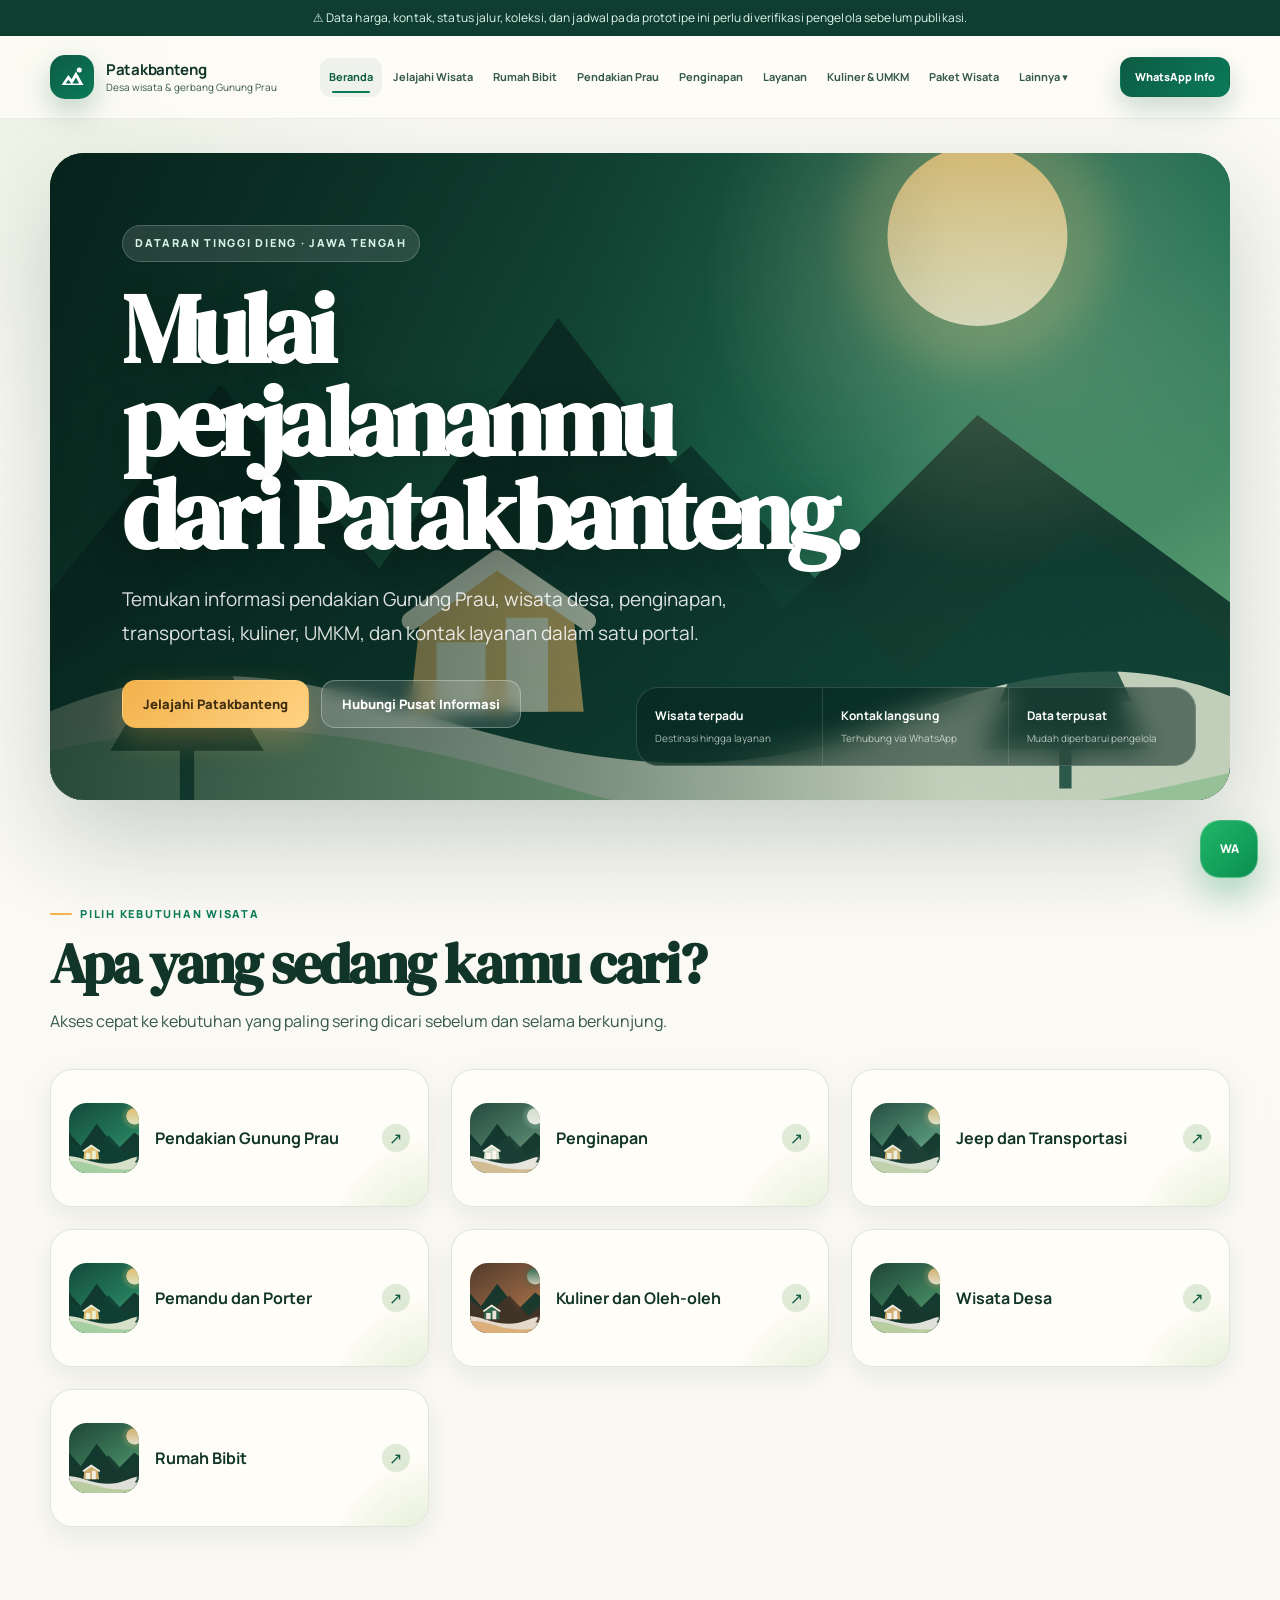
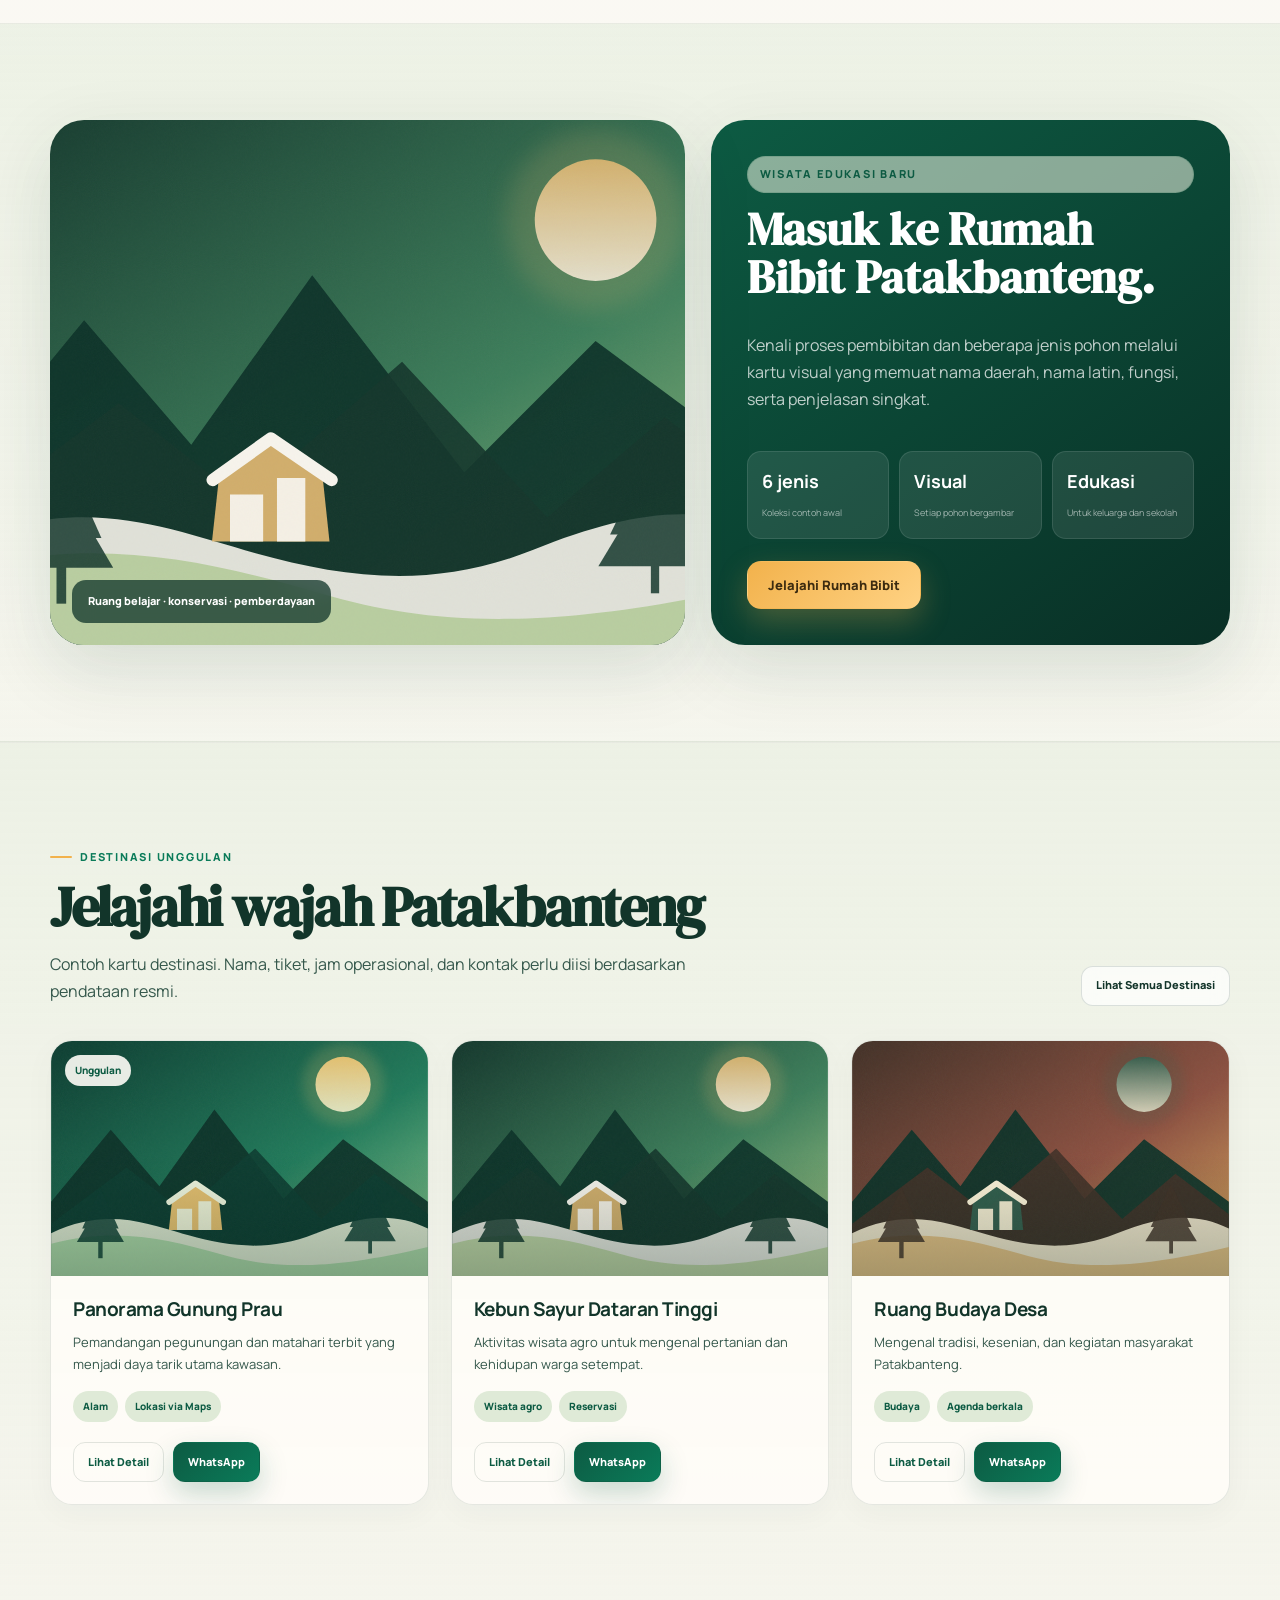
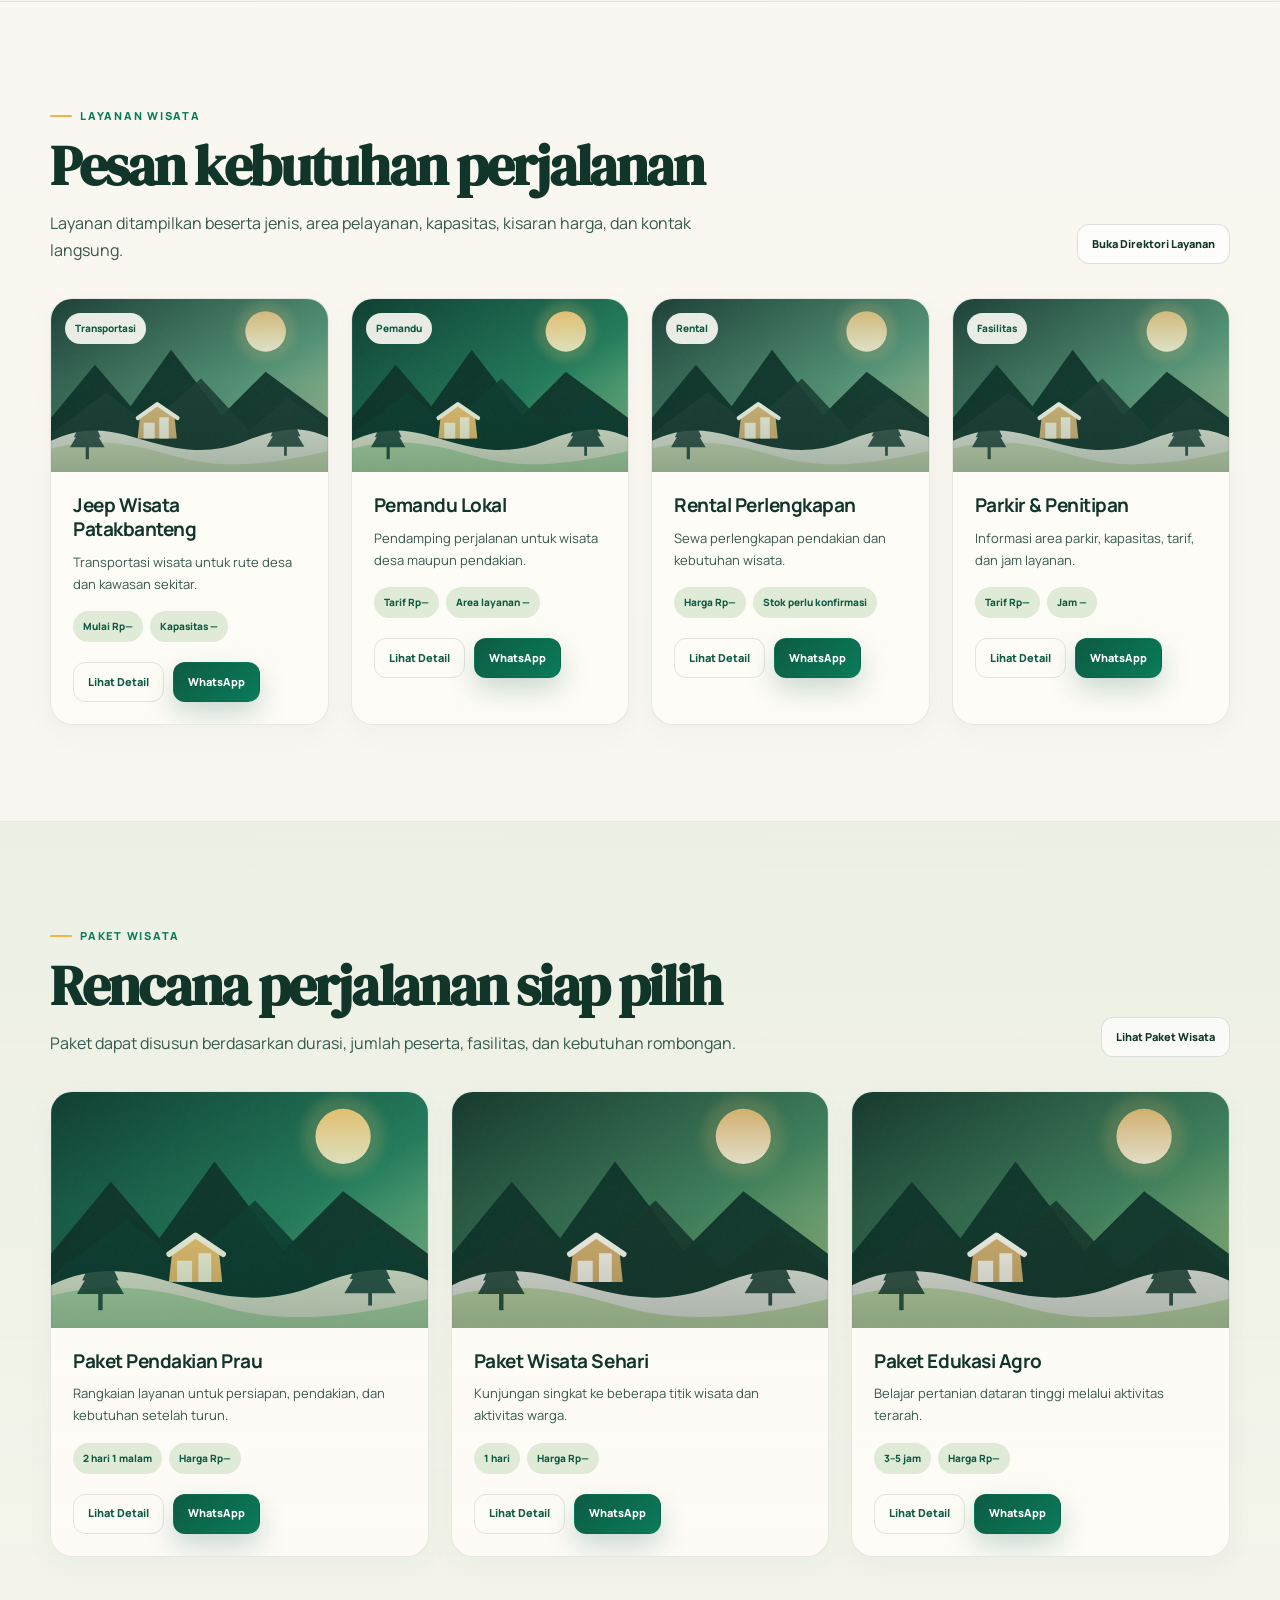
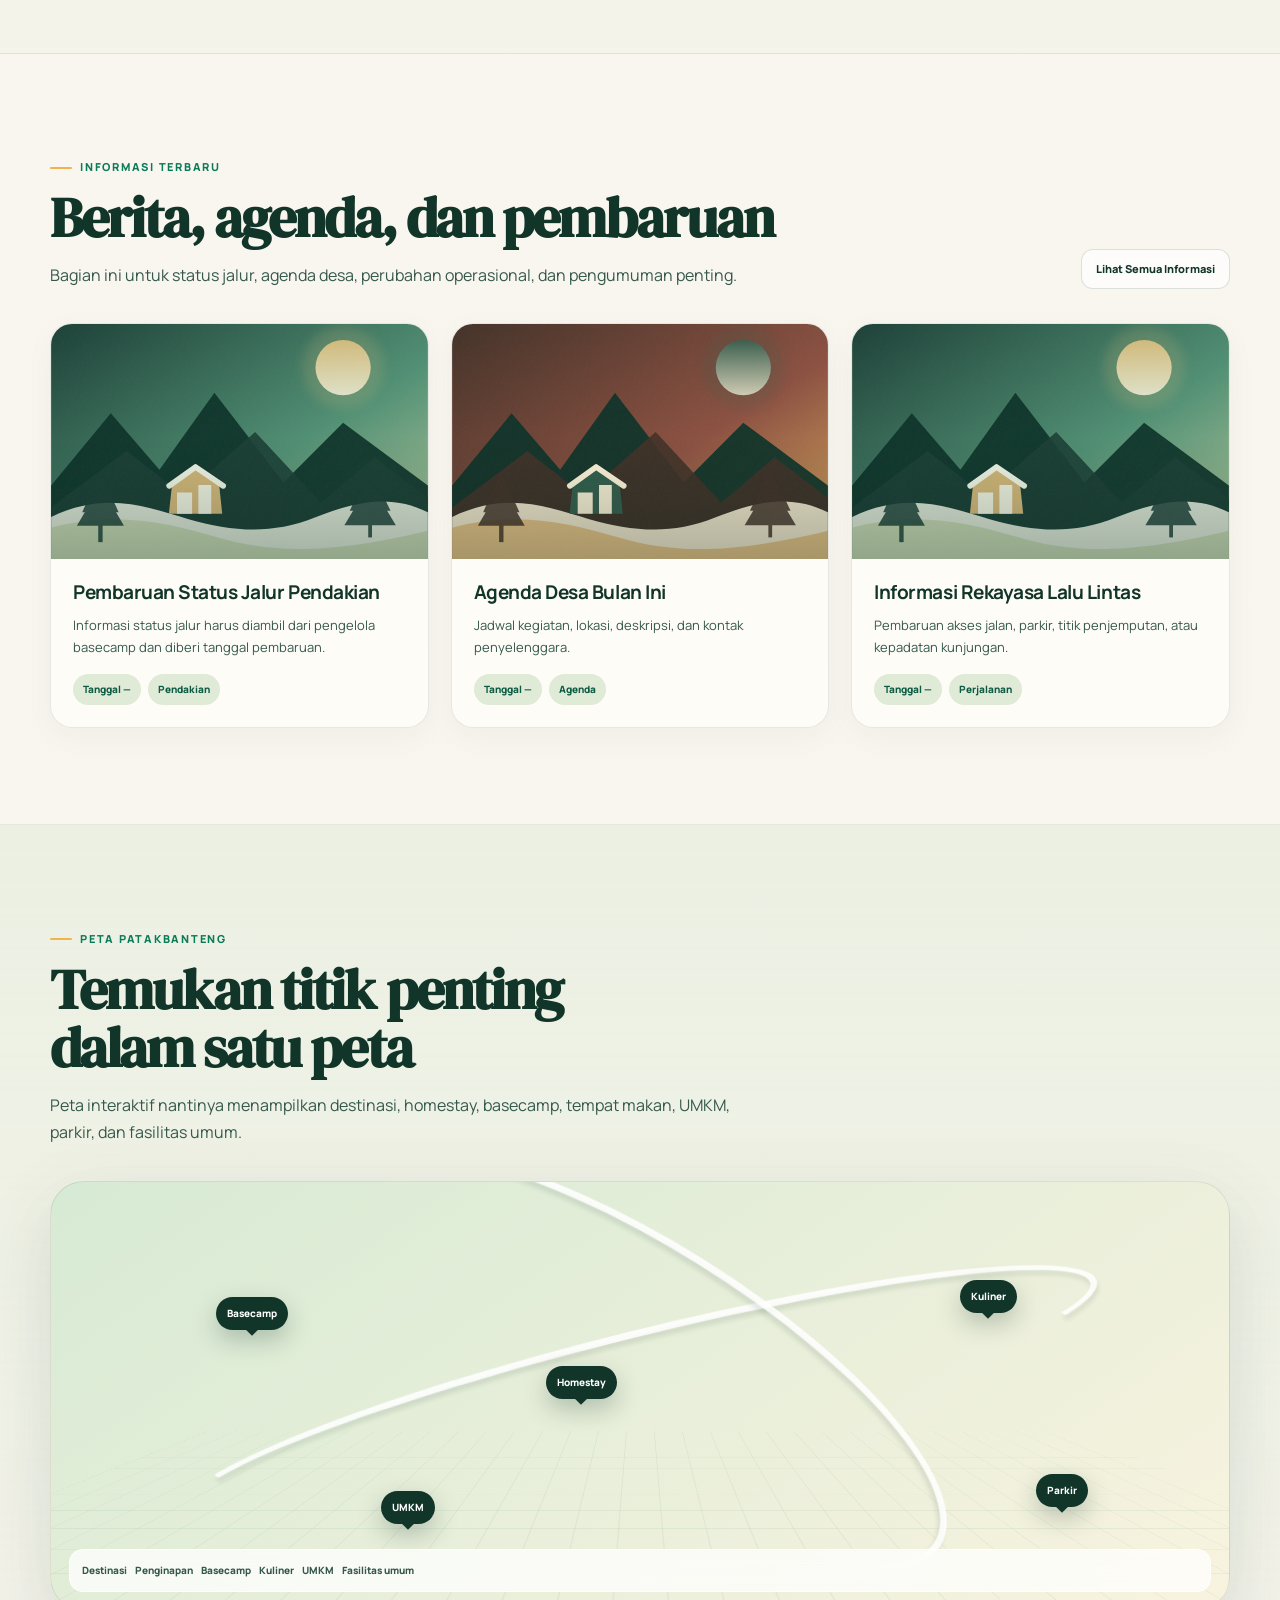
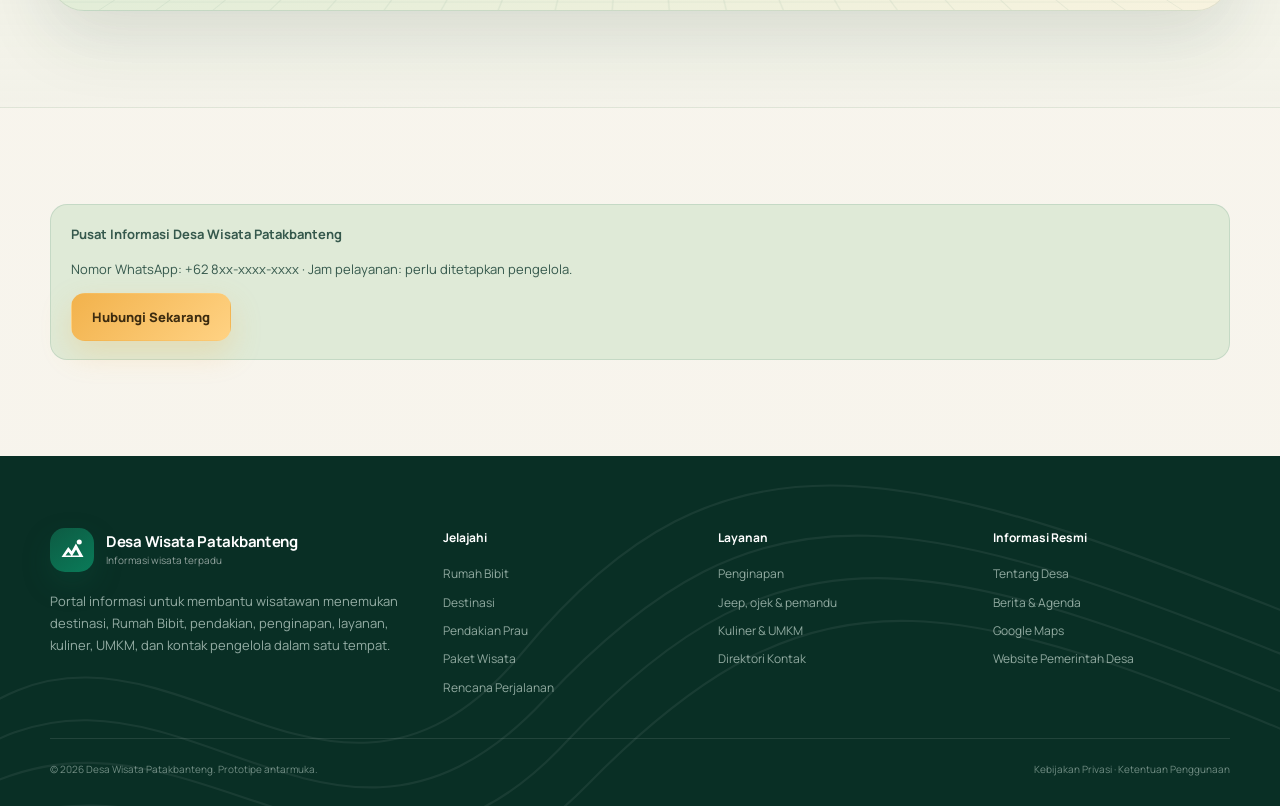
<file: index.html>
<!DOCTYPE html>

<html lang="id"><head><meta charset="utf-8"/><meta content="width=device-width,initial-scale=1" name="viewport"/><meta content="Portal informasi wisata terpadu untuk Patakbanteng dan pendakian Gunung Prau." name="description"/><title>Desa Wisata Patakbanteng — Desa Wisata Patakbanteng</title><link href="assets/site.css" rel="stylesheet"/><meta content="#0d5b43" name="theme-color"/><link href="assets/favicon.svg" rel="icon" type="image/svg+xml"/></head><body class="page-index" data-page="index"><a class="skip-link" href="#main">Lewati ke konten utama</a>
<div class="notice"><div class="container">⚠ Data harga, kontak, status jalur, koleksi, dan jadwal pada prototipe ini perlu diverifikasi pengelola sebelum publikasi.</div></div>
<header class="site-header"><div class="container header-inner">
<a aria-label="Beranda Desa Wisata Patakbanteng" class="brand" href="index.html"><span class="brand-mark"><svg aria-hidden="true" viewbox="0 0 32 32"><path d="M3 25 11 13l4 5 5-9 9 16H3Zm4.7-2h16.1L20.2 16l-5 8-4.1-5.2L7.7 23Z" fill="currentColor"></path><circle cx="24" cy="7" fill="currentColor" r="3"></circle></svg></span><span class="brand-copy"><strong>Patakbanteng</strong><span>Desa wisata &amp; gerbang Gunung Prau</span></span></a>
<nav aria-label="Navigasi utama" class="main-nav"><a href="index.html">Beranda</a><a href="jelajahi.html">Jelajahi Wisata</a><a href="rumah-bibit.html">Rumah Bibit</a><a href="pendakian.html">Pendakian Prau</a><a href="penginapan.html">Penginapan</a><a href="layanan.html">Layanan</a><a href="kuliner.html">Kuliner &amp; UMKM</a><a href="paket.html">Paket Wisata</a><details class="nav-more"><summary>Lainnya ▾</summary><div class="nav-dropdown"><a href="perjalanan.html">Informasi Perjalanan</a><a href="tentang.html">Tentang Desa</a><a href="berita.html">Berita &amp; Agenda</a><a href="kontak.html">Direktori Kontak</a></div></details></nav>
<div class="header-actions"><a class="btn btn-primary btn-sm" data-wa="" href="#">WhatsApp Info</a><button aria-expanded="false" aria-label="Buka menu" class="menu-toggle">☰</button></div>
</div></header><main id="main">
<section class="hero"><div class="container"><div class="hero-shell"><div class="hero-content"><span class="eyebrow">Dataran Tinggi Dieng · Jawa Tengah</span><h1>Mulai perjalananmu dari Patakbanteng.</h1><p>Temukan informasi pendakian Gunung Prau, wisata desa, penginapan, transportasi, kuliner, UMKM, dan kontak layanan dalam satu portal.</p><div class="hero-actions"><a class="btn btn-amber" data-scroll="" href="#kebutuhan">Jelajahi Patakbanteng</a><a class="btn btn-secondary" data-wa="" href="#">Hubungi Pusat Informasi</a></div></div><div class="hero-stats"><div class="hero-stat"><strong>Wisata terpadu</strong><span>Destinasi hingga layanan</span></div><div class="hero-stat"><strong>Kontak langsung</strong><span>Terhubung via WhatsApp</span></div><div class="hero-stat"><strong>Data terpusat</strong><span>Mudah diperbarui pengelola</span></div></div></div></div></section>
<section class="section" id="kebutuhan"><div class="container"><div class="section-head"><div><div class="kicker">Pilih kebutuhan wisata</div><h2>Apa yang sedang kamu cari?</h2><p>Akses cepat ke kebutuhan yang paling sering dicari sebelum dan selama berkunjung.</p></div></div><div class="grid grid-3"><a class="need-card" href="pendakian.html"><img alt="Pendakian Gunung Prau" src="assets/pendakian.svg"/><strong>Pendakian Gunung Prau</strong><span>↗</span></a><a class="need-card" href="penginapan.html"><img alt="Penginapan" src="assets/penginapan.svg"/><strong>Penginapan</strong><span>↗</span></a><a class="need-card" href="layanan.html"><img alt="Jeep dan Transportasi" src="assets/jeep.svg"/><strong>Jeep dan Transportasi</strong><span>↗</span></a><a class="need-card" href="layanan.html"><img alt="Pemandu dan Porter" src="assets/pemandu.svg"/><strong>Pemandu dan Porter</strong><span>↗</span></a><a class="need-card" href="kuliner.html"><img alt="Kuliner dan Oleh-oleh" src="assets/kuliner.svg"/><strong>Kuliner dan Oleh-oleh</strong><span>↗</span></a><a class="need-card" href="jelajahi.html"><img alt="Wisata Desa" src="assets/desa.svg"/><strong>Wisata Desa</strong><span>↗</span></a><a class="need-card" href="rumah-bibit.html"><img alt="Rumah Bibit" src="assets/rumah-bibit-hero.svg"/><strong>Rumah Bibit</strong><span>↗</span></a></div></div></section><section class="section section-alt" id="rumah-bibit-highlight"><div class="container"><div class="nursery-feature"><div aria-label="Ilustrasi Rumah Bibit Patakbanteng" class="nursery-visual"></div><div class="nursery-copy"><span class="eyebrow">Wisata edukasi baru</span><h2>Masuk ke Rumah Bibit Patakbanteng.</h2><p>Kenali proses pembibitan dan beberapa jenis pohon melalui kartu visual yang memuat nama daerah, nama latin, fungsi, serta penjelasan singkat.</p><div class="nursery-stats"><div class="nursery-stat"><strong>6 jenis</strong><span>Koleksi contoh awal</span></div><div class="nursery-stat"><strong>Visual</strong><span>Setiap pohon bergambar</span></div><div class="nursery-stat"><strong>Edukasi</strong><span>Untuk keluarga dan sekolah</span></div></div><a class="btn btn-amber" href="rumah-bibit.html" style="margin-top:22px;align-self:flex-start">Jelajahi Rumah Bibit</a></div></div></div></section>
<section class="section section-alt"><div class="container"><div class="section-head"><div><div class="kicker">Destinasi unggulan</div><h2>Jelajahi wajah Patakbanteng</h2><p>Contoh kartu destinasi. Nama, tiket, jam operasional, dan kontak perlu diisi berdasarkan pendataan resmi.</p></div><a class="btn btn-secondary btn-sm" href="jelajahi.html">Lihat Semua Destinasi</a></div><div class="grid grid-3"><article class="card" data-category="all" data-searchable=""><div class="card-media"><img alt="Panorama Gunung Prau" src="assets/sunrise.svg"/><span class="card-badge">Unggulan</span></div><div class="card-body"><h3 class="card-title">Panorama Gunung Prau</h3><p class="card-text">Pemandangan pegunungan dan matahari terbit yang menjadi daya tarik utama kawasan.</p><div class="card-meta"><span class="meta-pill">Alam</span><span class="meta-pill">Lokasi via Maps</span></div><div class="card-actions"><a class="btn btn-ghost btn-sm" href="jelajahi.html#detail">Lihat Detail</a><a class="btn btn-primary btn-sm" data-wa="" href="#">WhatsApp</a></div></div></article><article class="card" data-category="all" data-searchable=""><div class="card-media"><img alt="Kebun Sayur Dataran Tinggi" src="assets/agro.svg"/></div><div class="card-body"><h3 class="card-title">Kebun Sayur Dataran Tinggi</h3><p class="card-text">Aktivitas wisata agro untuk mengenal pertanian dan kehidupan warga setempat.</p><div class="card-meta"><span class="meta-pill">Wisata agro</span><span class="meta-pill">Reservasi</span></div><div class="card-actions"><a class="btn btn-ghost btn-sm" href="jelajahi.html#detail">Lihat Detail</a><a class="btn btn-primary btn-sm" data-wa="" href="#">WhatsApp</a></div></div></article><article class="card" data-category="all" data-searchable=""><div class="card-media"><img alt="Ruang Budaya Desa" src="assets/budaya.svg"/></div><div class="card-body"><h3 class="card-title">Ruang Budaya Desa</h3><p class="card-text">Mengenal tradisi, kesenian, dan kegiatan masyarakat Patakbanteng.</p><div class="card-meta"><span class="meta-pill">Budaya</span><span class="meta-pill">Agenda berkala</span></div><div class="card-actions"><a class="btn btn-ghost btn-sm" href="jelajahi.html#detail">Lihat Detail</a><a class="btn btn-primary btn-sm" data-wa="" href="#">WhatsApp</a></div></div></article></div></div></section>
<section class="section"><div class="container"><div class="section-head"><div><div class="kicker">Layanan wisata</div><h2>Pesan kebutuhan perjalanan</h2><p>Layanan ditampilkan beserta jenis, area pelayanan, kapasitas, kisaran harga, dan kontak langsung.</p></div><a class="btn btn-secondary btn-sm" href="layanan.html">Buka Direktori Layanan</a></div><div class="grid grid-4"><article class="card" data-category="all" data-searchable=""><div class="card-media"><img alt="Jeep Wisata Patakbanteng" src="assets/jeep.svg"/><span class="card-badge">Transportasi</span></div><div class="card-body"><h3 class="card-title">Jeep Wisata Patakbanteng</h3><p class="card-text">Transportasi wisata untuk rute desa dan kawasan sekitar.</p><div class="card-meta"><span class="meta-pill">Mulai Rp—</span><span class="meta-pill">Kapasitas —</span></div><div class="card-actions"><a class="btn btn-ghost btn-sm" href="layanan.html#detail">Lihat Detail</a><a class="btn btn-primary btn-sm" data-wa="" href="#">WhatsApp</a></div></div></article><article class="card" data-category="all" data-searchable=""><div class="card-media"><img alt="Pemandu Lokal" src="assets/pemandu.svg"/><span class="card-badge">Pemandu</span></div><div class="card-body"><h3 class="card-title">Pemandu Lokal</h3><p class="card-text">Pendamping perjalanan untuk wisata desa maupun pendakian.</p><div class="card-meta"><span class="meta-pill">Tarif Rp—</span><span class="meta-pill">Area layanan —</span></div><div class="card-actions"><a class="btn btn-ghost btn-sm" href="layanan.html#detail">Lihat Detail</a><a class="btn btn-primary btn-sm" data-wa="" href="#">WhatsApp</a></div></div></article><article class="card" data-category="all" data-searchable=""><div class="card-media"><img alt="Rental Perlengkapan" src="assets/rental.svg"/><span class="card-badge">Rental</span></div><div class="card-body"><h3 class="card-title">Rental Perlengkapan</h3><p class="card-text">Sewa perlengkapan pendakian dan kebutuhan wisata.</p><div class="card-meta"><span class="meta-pill">Harga Rp—</span><span class="meta-pill">Stok perlu konfirmasi</span></div><div class="card-actions"><a class="btn btn-ghost btn-sm" href="layanan.html#detail">Lihat Detail</a><a class="btn btn-primary btn-sm" data-wa="" href="#">WhatsApp</a></div></div></article><article class="card" data-category="all" data-searchable=""><div class="card-media"><img alt="Parkir &amp; Penitipan" src="assets/parkir.svg"/><span class="card-badge">Fasilitas</span></div><div class="card-body"><h3 class="card-title">Parkir &amp; Penitipan</h3><p class="card-text">Informasi area parkir, kapasitas, tarif, dan jam layanan.</p><div class="card-meta"><span class="meta-pill">Tarif Rp—</span><span class="meta-pill">Jam —</span></div><div class="card-actions"><a class="btn btn-ghost btn-sm" href="layanan.html#detail">Lihat Detail</a><a class="btn btn-primary btn-sm" data-wa="" href="#">WhatsApp</a></div></div></article></div></div></section>
<section class="section section-alt"><div class="container"><div class="section-head"><div><div class="kicker">Paket wisata</div><h2>Rencana perjalanan siap pilih</h2><p>Paket dapat disusun berdasarkan durasi, jumlah peserta, fasilitas, dan kebutuhan rombongan.</p></div><a class="btn btn-secondary btn-sm" href="paket.html">Lihat Paket Wisata</a></div><div class="grid grid-3"><article class="card" data-category="all" data-searchable=""><div class="card-media"><img alt="Paket Pendakian Prau" src="assets/paket.svg"/></div><div class="card-body"><h3 class="card-title">Paket Pendakian Prau</h3><p class="card-text">Rangkaian layanan untuk persiapan, pendakian, dan kebutuhan setelah turun.</p><div class="card-meta"><span class="meta-pill">2 hari 1 malam</span><span class="meta-pill">Harga Rp—</span></div><div class="card-actions"><a class="btn btn-ghost btn-sm" href="paket.html#detail">Lihat Detail</a><a class="btn btn-primary btn-sm" data-wa="" href="#">WhatsApp</a></div></div></article><article class="card" data-category="all" data-searchable=""><div class="card-media"><img alt="Paket Wisata Sehari" src="assets/desa.svg"/></div><div class="card-body"><h3 class="card-title">Paket Wisata Sehari</h3><p class="card-text">Kunjungan singkat ke beberapa titik wisata dan aktivitas warga.</p><div class="card-meta"><span class="meta-pill">1 hari</span><span class="meta-pill">Harga Rp—</span></div><div class="card-actions"><a class="btn btn-ghost btn-sm" href="paket.html#detail">Lihat Detail</a><a class="btn btn-primary btn-sm" data-wa="" href="#">WhatsApp</a></div></div></article><article class="card" data-category="all" data-searchable=""><div class="card-media"><img alt="Paket Edukasi Agro" src="assets/agro.svg"/></div><div class="card-body"><h3 class="card-title">Paket Edukasi Agro</h3><p class="card-text">Belajar pertanian dataran tinggi melalui aktivitas terarah.</p><div class="card-meta"><span class="meta-pill">3–5 jam</span><span class="meta-pill">Harga Rp—</span></div><div class="card-actions"><a class="btn btn-ghost btn-sm" href="paket.html#detail">Lihat Detail</a><a class="btn btn-primary btn-sm" data-wa="" href="#">WhatsApp</a></div></div></article></div></div></section>
<section class="section"><div class="container"><div class="section-head"><div><div class="kicker">Informasi terbaru</div><h2>Berita, agenda, dan pembaruan</h2><p>Bagian ini untuk status jalur, agenda desa, perubahan operasional, dan pengumuman penting.</p></div><a class="btn btn-secondary btn-sm" href="berita.html">Lihat Semua Informasi</a></div><div class="grid grid-3"><article class="card" data-category="all" data-searchable=""><div class="card-media"><img alt="Pembaruan Status Jalur Pendakian" src="assets/berita.svg"/></div><div class="card-body"><h3 class="card-title">Pembaruan Status Jalur Pendakian</h3><p class="card-text">Informasi status jalur harus diambil dari pengelola basecamp dan diberi tanggal pembaruan.</p><div class="card-meta"><span class="meta-pill">Tanggal —</span><span class="meta-pill">Pendakian</span></div></div></article><article class="card" data-category="all" data-searchable=""><div class="card-media"><img alt="Agenda Desa Bulan Ini" src="assets/agenda.svg"/></div><div class="card-body"><h3 class="card-title">Agenda Desa Bulan Ini</h3><p class="card-text">Jadwal kegiatan, lokasi, deskripsi, dan kontak penyelenggara.</p><div class="card-meta"><span class="meta-pill">Tanggal —</span><span class="meta-pill">Agenda</span></div></div></article><article class="card" data-category="all" data-searchable=""><div class="card-media"><img alt="Informasi Rekayasa Lalu Lintas" src="assets/rute.svg"/></div><div class="card-body"><h3 class="card-title">Informasi Rekayasa Lalu Lintas</h3><p class="card-text">Pembaruan akses jalan, parkir, titik penjemputan, atau kepadatan kunjungan.</p><div class="card-meta"><span class="meta-pill">Tanggal —</span><span class="meta-pill">Perjalanan</span></div></div></article></div></div></section>
<section class="section section-alt"><div class="container"><div class="section-head"><div><div class="kicker">Peta Patakbanteng</div><h2>Temukan titik penting dalam satu peta</h2><p>Peta interaktif nantinya menampilkan destinasi, homestay, basecamp, tempat makan, UMKM, parkir, dan fasilitas umum.</p></div></div><div class="map-card"><div class="map-grid"></div><div class="map-road"></div><div class="map-road two"></div><span class="map-pin one">Basecamp</span><span class="map-pin two">Homestay</span><span class="map-pin three">Kuliner</span><span class="map-pin four">UMKM</span><span class="map-pin five">Parkir</span><div class="map-legend"><span>Destinasi</span><span>Penginapan</span><span>Basecamp</span><span>Kuliner</span><span>UMKM</span><span>Fasilitas umum</span></div></div></div></section>
<section class="section"><div class="container"><div class="info-strip"><div><strong>Pusat Informasi Desa Wisata Patakbanteng</strong><p>Nomor WhatsApp: +62 8xx-xxxx-xxxx · Jam pelayanan: perlu ditetapkan pengelola.</p></div><a class="btn btn-amber" data-wa="" href="#">Hubungi Sekarang</a></div></div></section></main><footer class="site-footer"><div class="container">
<div class="footer-grid"><div class="footer-brand"><a class="brand" href="index.html"><span class="brand-mark"><svg aria-hidden="true" viewbox="0 0 32 32"><path d="M3 25 11 13l4 5 5-9 9 16H3Zm4.7-2h16.1L20.2 16l-5 8-4.1-5.2L7.7 23Z" fill="currentColor"></path><circle cx="24" cy="7" fill="currentColor" r="3"></circle></svg></span><span class="brand-copy"><strong>Desa Wisata Patakbanteng</strong><span>Informasi wisata terpadu</span></span></a><p>Portal informasi untuk membantu wisatawan menemukan destinasi, Rumah Bibit, pendakian, penginapan, layanan, kuliner, UMKM, dan kontak pengelola dalam satu tempat.</p></div>
<div class="footer-col"><h4>Jelajahi</h4><a href="rumah-bibit.html">Rumah Bibit</a><a href="jelajahi.html">Destinasi</a><a href="pendakian.html">Pendakian Prau</a><a href="paket.html">Paket Wisata</a><a href="perjalanan.html">Rencana Perjalanan</a></div>
<div class="footer-col"><h4>Layanan</h4><a href="penginapan.html">Penginapan</a><a href="layanan.html">Jeep, ojek &amp; pemandu</a><a href="kuliner.html">Kuliner &amp; UMKM</a><a href="kontak.html">Direktori Kontak</a></div>
<div class="footer-col"><h4>Informasi Resmi</h4><a href="tentang.html">Tentang Desa</a><a href="berita.html">Berita &amp; Agenda</a><a href="#">Google Maps</a><a href="#">Website Pemerintah Desa</a></div></div>
<div class="footer-bottom"><span>© 2026 Desa Wisata Patakbanteng. Prototipe antarmuka.</span><span>Kebijakan Privasi · Ketentuan Penggunaan</span></div></div></footer><script src="assets/site.js"></script></body></html>
</file>
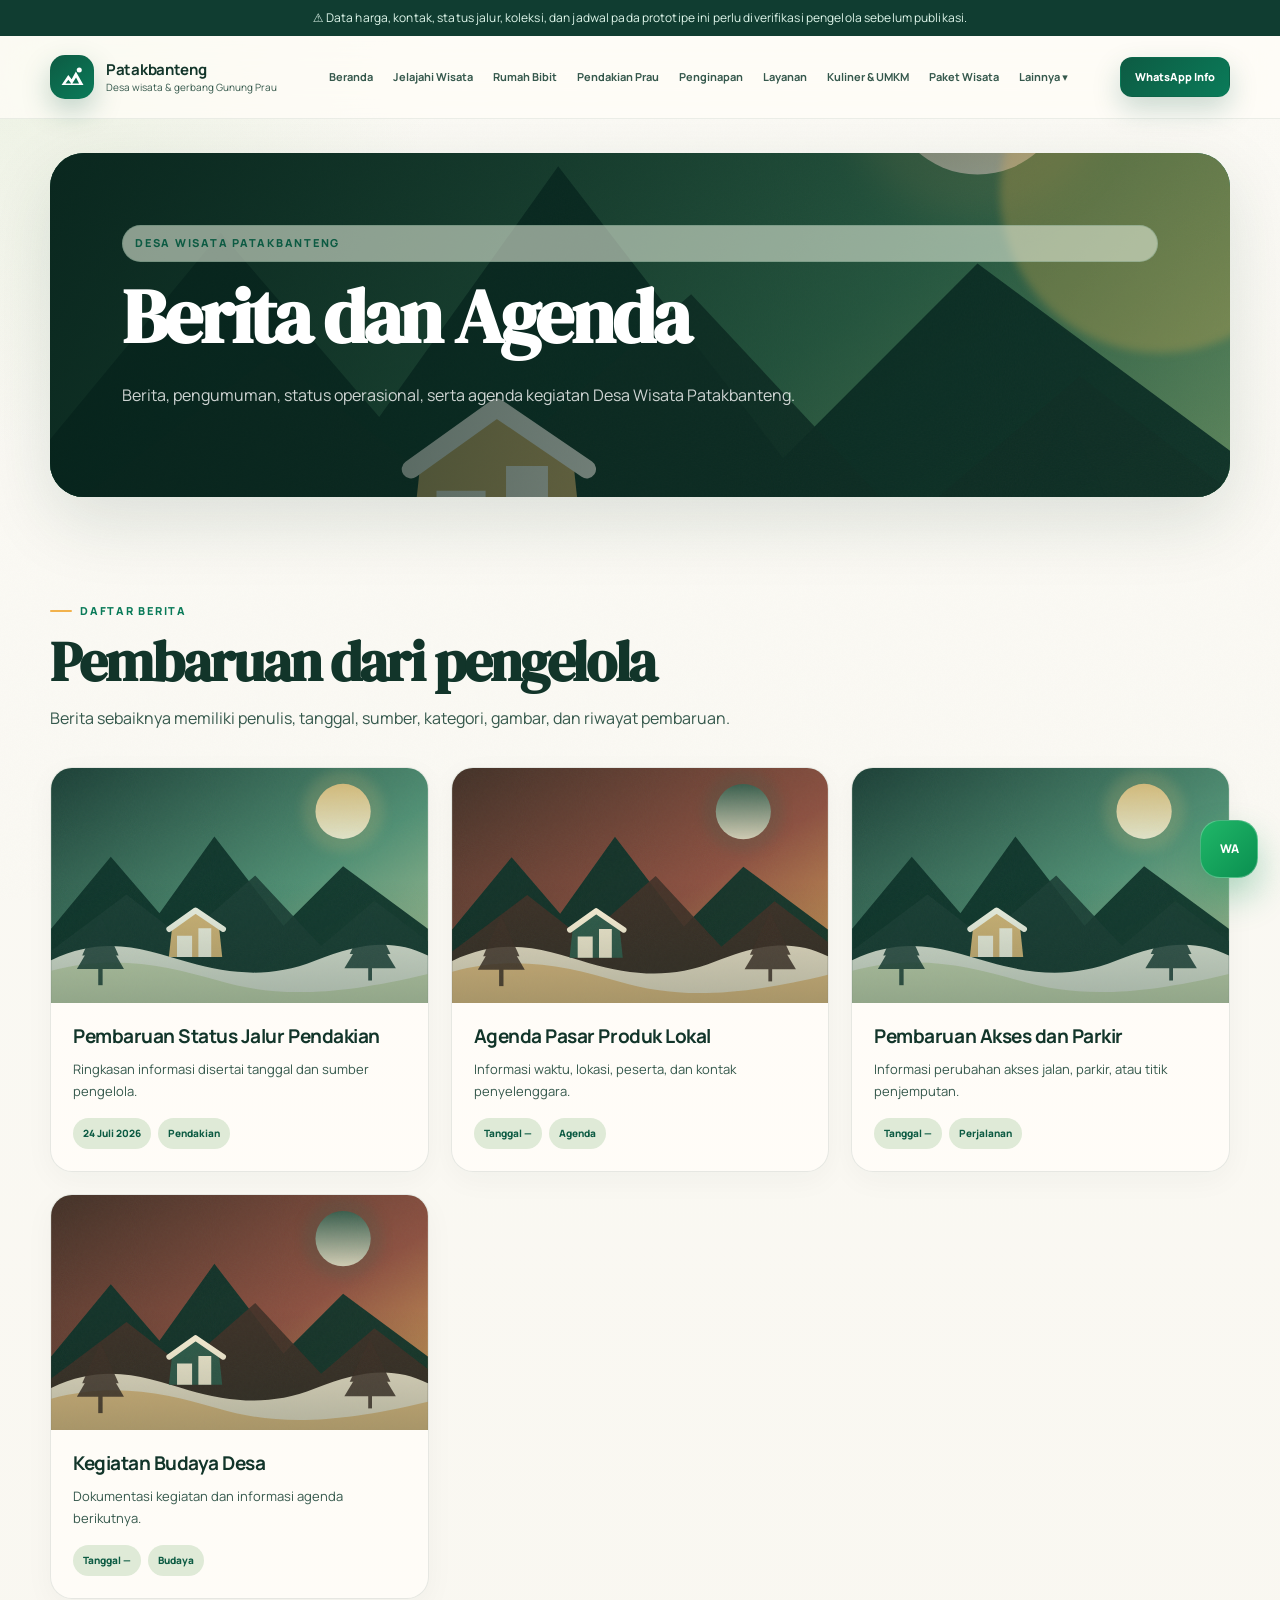
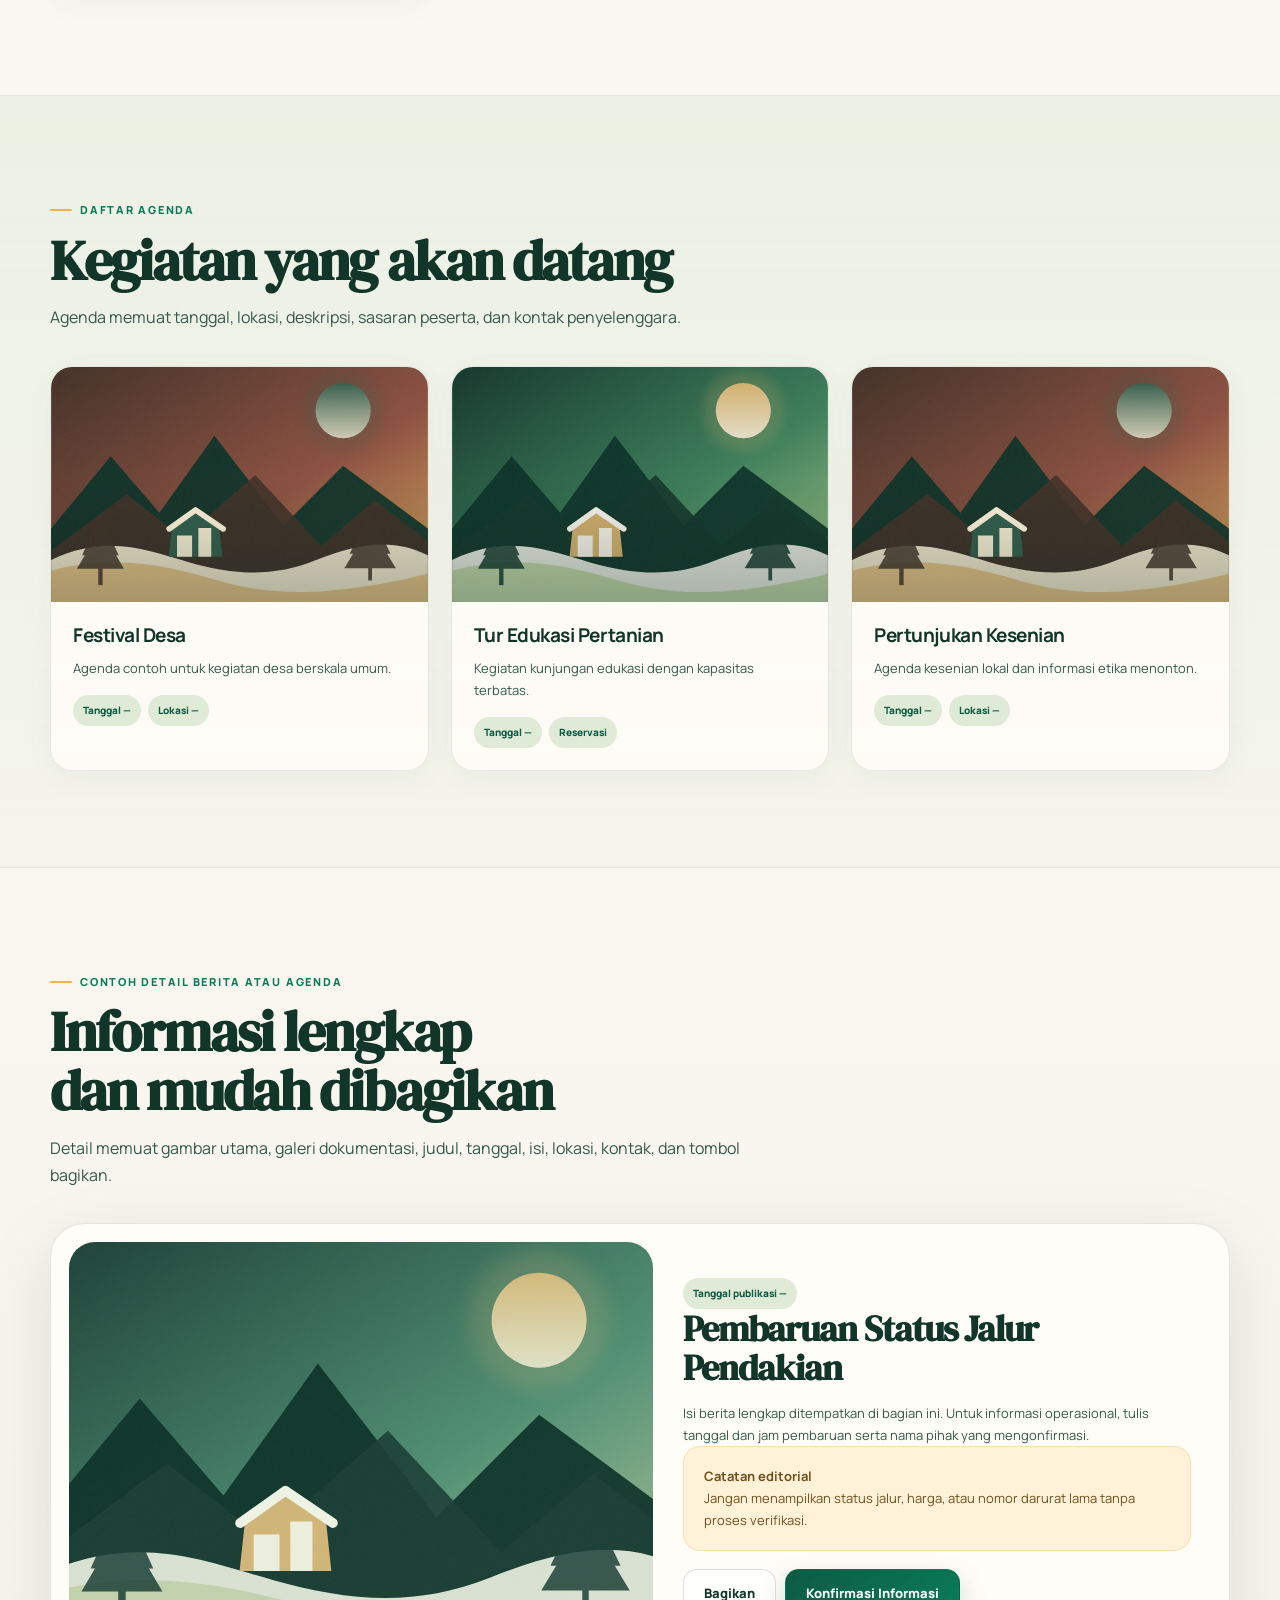
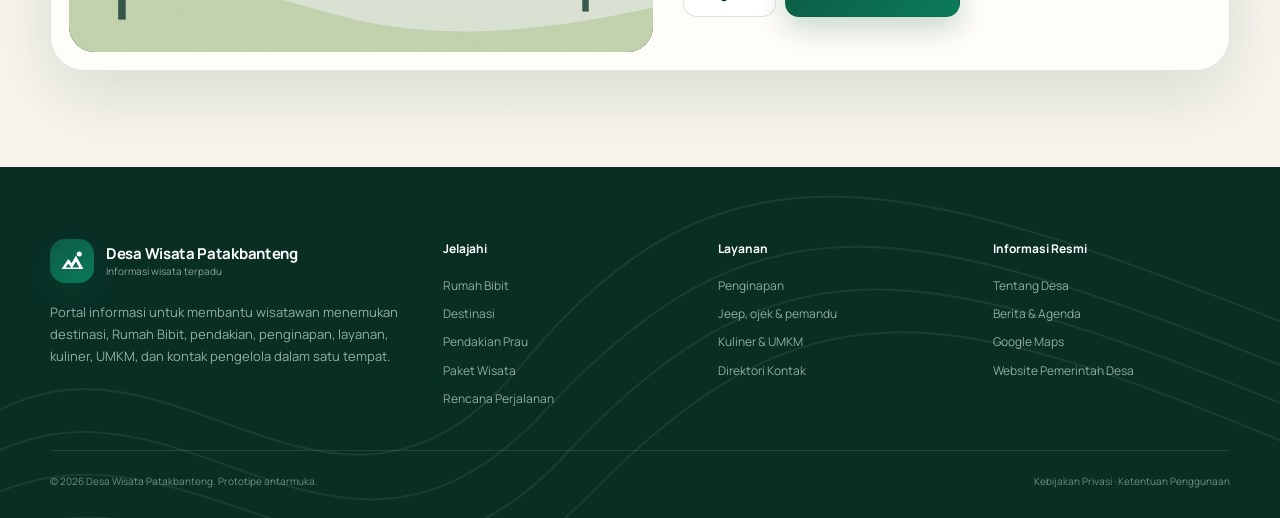
<file: berita.html>
<!DOCTYPE html>
<html lang="id"><head><meta charset="utf-8"/><meta content="width=device-width,initial-scale=1" name="viewport"/><meta content="Berita, pengumuman, status operasional, serta agenda kegiatan Desa Wisata Patakbanteng." name="description"/><title>Berita dan Agenda — Desa Wisata Patakbanteng</title><link href="assets/site.css" rel="stylesheet"/><meta content="#0d5b43" name="theme-color"/><link href="assets/favicon.svg" rel="icon" type="image/svg+xml"/></head><body class="page-berita" data-page="berita"><a class="skip-link" href="#main">Lewati ke konten utama</a>
<div class="notice"><div class="container">⚠ Data harga, kontak, status jalur, koleksi, dan jadwal pada prototipe ini perlu diverifikasi pengelola sebelum publikasi.</div></div>
<header class="site-header"><div class="container header-inner">
<a aria-label="Beranda Desa Wisata Patakbanteng" class="brand" href="index.html"><span class="brand-mark"><svg aria-hidden="true" viewbox="0 0 32 32"><path d="M3 25 11 13l4 5 5-9 9 16H3Zm4.7-2h16.1L20.2 16l-5 8-4.1-5.2L7.7 23Z" fill="currentColor"></path><circle cx="24" cy="7" fill="currentColor" r="3"></circle></svg></span><span class="brand-copy"><strong>Patakbanteng</strong><span>Desa wisata &amp; gerbang Gunung Prau</span></span></a>
<nav aria-label="Navigasi utama" class="main-nav"><a href="index.html">Beranda</a><a href="jelajahi.html">Jelajahi Wisata</a><a href="rumah-bibit.html">Rumah Bibit</a><a href="pendakian.html">Pendakian Prau</a><a href="penginapan.html">Penginapan</a><a href="layanan.html">Layanan</a><a href="kuliner.html">Kuliner &amp; UMKM</a><a href="paket.html">Paket Wisata</a><details class="nav-more"><summary>Lainnya ▾</summary><div class="nav-dropdown"><a href="perjalanan.html">Informasi Perjalanan</a><a href="tentang.html">Tentang Desa</a><a href="berita.html">Berita &amp; Agenda</a><a href="kontak.html">Direktori Kontak</a></div></details></nav>
<div class="header-actions"><a class="btn btn-primary btn-sm" data-wa="" href="#">WhatsApp Info</a><button aria-expanded="false" aria-label="Buka menu" class="menu-toggle">☰</button></div>
</div></header><main id="main"><section class="page-hero"><div class="container"><div class="page-hero-shell"><span class="eyebrow">Desa Wisata Patakbanteng</span><h1>Berita dan Agenda</h1><p>Berita, pengumuman, status operasional, serta agenda kegiatan Desa Wisata Patakbanteng.</p></div></div></section><section class="section"><div class="container"><div class="section-head"><div><div class="kicker">Daftar berita</div><h2>Pembaruan dari pengelola</h2><p>Berita sebaiknya memiliki penulis, tanggal, sumber, kategori, gambar, dan riwayat pembaruan.</p></div></div><div class="grid grid-3"><article class="card" data-category="all" data-searchable=""><div class="card-media"><img alt="Pembaruan Status Jalur Pendakian" src="assets/berita.svg"/></div><div class="card-body"><h3 class="card-title">Pembaruan Status Jalur Pendakian</h3><p class="card-text">Ringkasan informasi disertai tanggal dan sumber pengelola.</p><div class="card-meta"><span class="meta-pill">24 Juli 2026</span><span class="meta-pill">Pendakian</span></div></div></article><article class="card" data-category="all" data-searchable=""><div class="card-media"><img alt="Agenda Pasar Produk Lokal" src="assets/agenda.svg"/></div><div class="card-body"><h3 class="card-title">Agenda Pasar Produk Lokal</h3><p class="card-text">Informasi waktu, lokasi, peserta, dan kontak penyelenggara.</p><div class="card-meta"><span class="meta-pill">Tanggal —</span><span class="meta-pill">Agenda</span></div></div></article><article class="card" data-category="all" data-searchable=""><div class="card-media"><img alt="Pembaruan Akses dan Parkir" src="assets/rute.svg"/></div><div class="card-body"><h3 class="card-title">Pembaruan Akses dan Parkir</h3><p class="card-text">Informasi perubahan akses jalan, parkir, atau titik penjemputan.</p><div class="card-meta"><span class="meta-pill">Tanggal —</span><span class="meta-pill">Perjalanan</span></div></div></article><article class="card" data-category="all" data-searchable=""><div class="card-media"><img alt="Kegiatan Budaya Desa" src="assets/budaya.svg"/></div><div class="card-body"><h3 class="card-title">Kegiatan Budaya Desa</h3><p class="card-text">Dokumentasi kegiatan dan informasi agenda berikutnya.</p><div class="card-meta"><span class="meta-pill">Tanggal —</span><span class="meta-pill">Budaya</span></div></div></article></div></div></section>
<section class="section section-alt"><div class="container"><div class="section-head"><div><div class="kicker">Daftar agenda</div><h2>Kegiatan yang akan datang</h2><p>Agenda memuat tanggal, lokasi, deskripsi, sasaran peserta, dan kontak penyelenggara.</p></div></div><div class="grid grid-3"><article class="card" data-category="all" data-searchable=""><div class="card-media"><img alt="Festival Desa" src="assets/agenda.svg"/></div><div class="card-body"><h3 class="card-title">Festival Desa</h3><p class="card-text">Agenda contoh untuk kegiatan desa berskala umum.</p><div class="card-meta"><span class="meta-pill">Tanggal —</span><span class="meta-pill">Lokasi —</span></div></div></article><article class="card" data-category="all" data-searchable=""><div class="card-media"><img alt="Tur Edukasi Pertanian" src="assets/agro.svg"/></div><div class="card-body"><h3 class="card-title">Tur Edukasi Pertanian</h3><p class="card-text">Kegiatan kunjungan edukasi dengan kapasitas terbatas.</p><div class="card-meta"><span class="meta-pill">Tanggal —</span><span class="meta-pill">Reservasi</span></div></div></article><article class="card" data-category="all" data-searchable=""><div class="card-media"><img alt="Pertunjukan Kesenian" src="assets/budaya.svg"/></div><div class="card-body"><h3 class="card-title">Pertunjukan Kesenian</h3><p class="card-text">Agenda kesenian lokal dan informasi etika menonton.</p><div class="card-meta"><span class="meta-pill">Tanggal —</span><span class="meta-pill">Lokasi —</span></div></div></article></div></div></section>
<section class="section" id="detail"><div class="container"><div class="section-head"><div><div class="kicker">Contoh detail berita atau agenda</div><h2>Informasi lengkap dan mudah dibagikan</h2><p>Detail memuat gambar utama, galeri dokumentasi, judul, tanggal, isi, lokasi, kontak, dan tombol bagikan.</p></div></div><article class="detail-panel"><div class="detail-layout"><div class="detail-image"><img alt="Gambar utama berita" src="assets/berita.svg"/></div><div class="detail-content"><span class="meta-pill">Tanggal publikasi —</span><h3>Pembaruan Status Jalur Pendakian</h3><p class="card-text">Isi berita lengkap ditempatkan di bagian ini. Untuk informasi operasional, tulis tanggal dan jam pembaruan serta nama pihak yang mengonfirmasi.</p><div class="warning-box"><strong>Catatan editorial</strong><br/>Jangan menampilkan status jalur, harga, atau nomor darurat lama tanpa proses verifikasi.</div><div class="card-actions" style="margin-top:18px"><a class="btn btn-secondary" href="#">Bagikan</a><a class="btn btn-primary" data-wa="" href="#">Konfirmasi Informasi</a></div></div></div></article></div></section></main><footer class="site-footer"><div class="container">
<div class="footer-grid"><div class="footer-brand"><a class="brand" href="index.html"><span class="brand-mark"><svg aria-hidden="true" viewbox="0 0 32 32"><path d="M3 25 11 13l4 5 5-9 9 16H3Zm4.7-2h16.1L20.2 16l-5 8-4.1-5.2L7.7 23Z" fill="currentColor"></path><circle cx="24" cy="7" fill="currentColor" r="3"></circle></svg></span><span class="brand-copy"><strong>Desa Wisata Patakbanteng</strong><span>Informasi wisata terpadu</span></span></a><p>Portal informasi untuk membantu wisatawan menemukan destinasi, Rumah Bibit, pendakian, penginapan, layanan, kuliner, UMKM, dan kontak pengelola dalam satu tempat.</p></div>
<div class="footer-col"><h4>Jelajahi</h4><a href="rumah-bibit.html">Rumah Bibit</a><a href="jelajahi.html">Destinasi</a><a href="pendakian.html">Pendakian Prau</a><a href="paket.html">Paket Wisata</a><a href="perjalanan.html">Rencana Perjalanan</a></div>
<div class="footer-col"><h4>Layanan</h4><a href="penginapan.html">Penginapan</a><a href="layanan.html">Jeep, ojek &amp; pemandu</a><a href="kuliner.html">Kuliner &amp; UMKM</a><a href="kontak.html">Direktori Kontak</a></div>
<div class="footer-col"><h4>Informasi Resmi</h4><a href="tentang.html">Tentang Desa</a><a href="berita.html">Berita &amp; Agenda</a><a href="#">Google Maps</a><a href="#">Website Pemerintah Desa</a></div></div>
<div class="footer-bottom"><span>© 2026 Desa Wisata Patakbanteng. Prototipe antarmuka.</span><span>Kebijakan Privasi · Ketentuan Penggunaan</span></div></div></footer><script src="assets/site.js"></script></body></html>
</file>
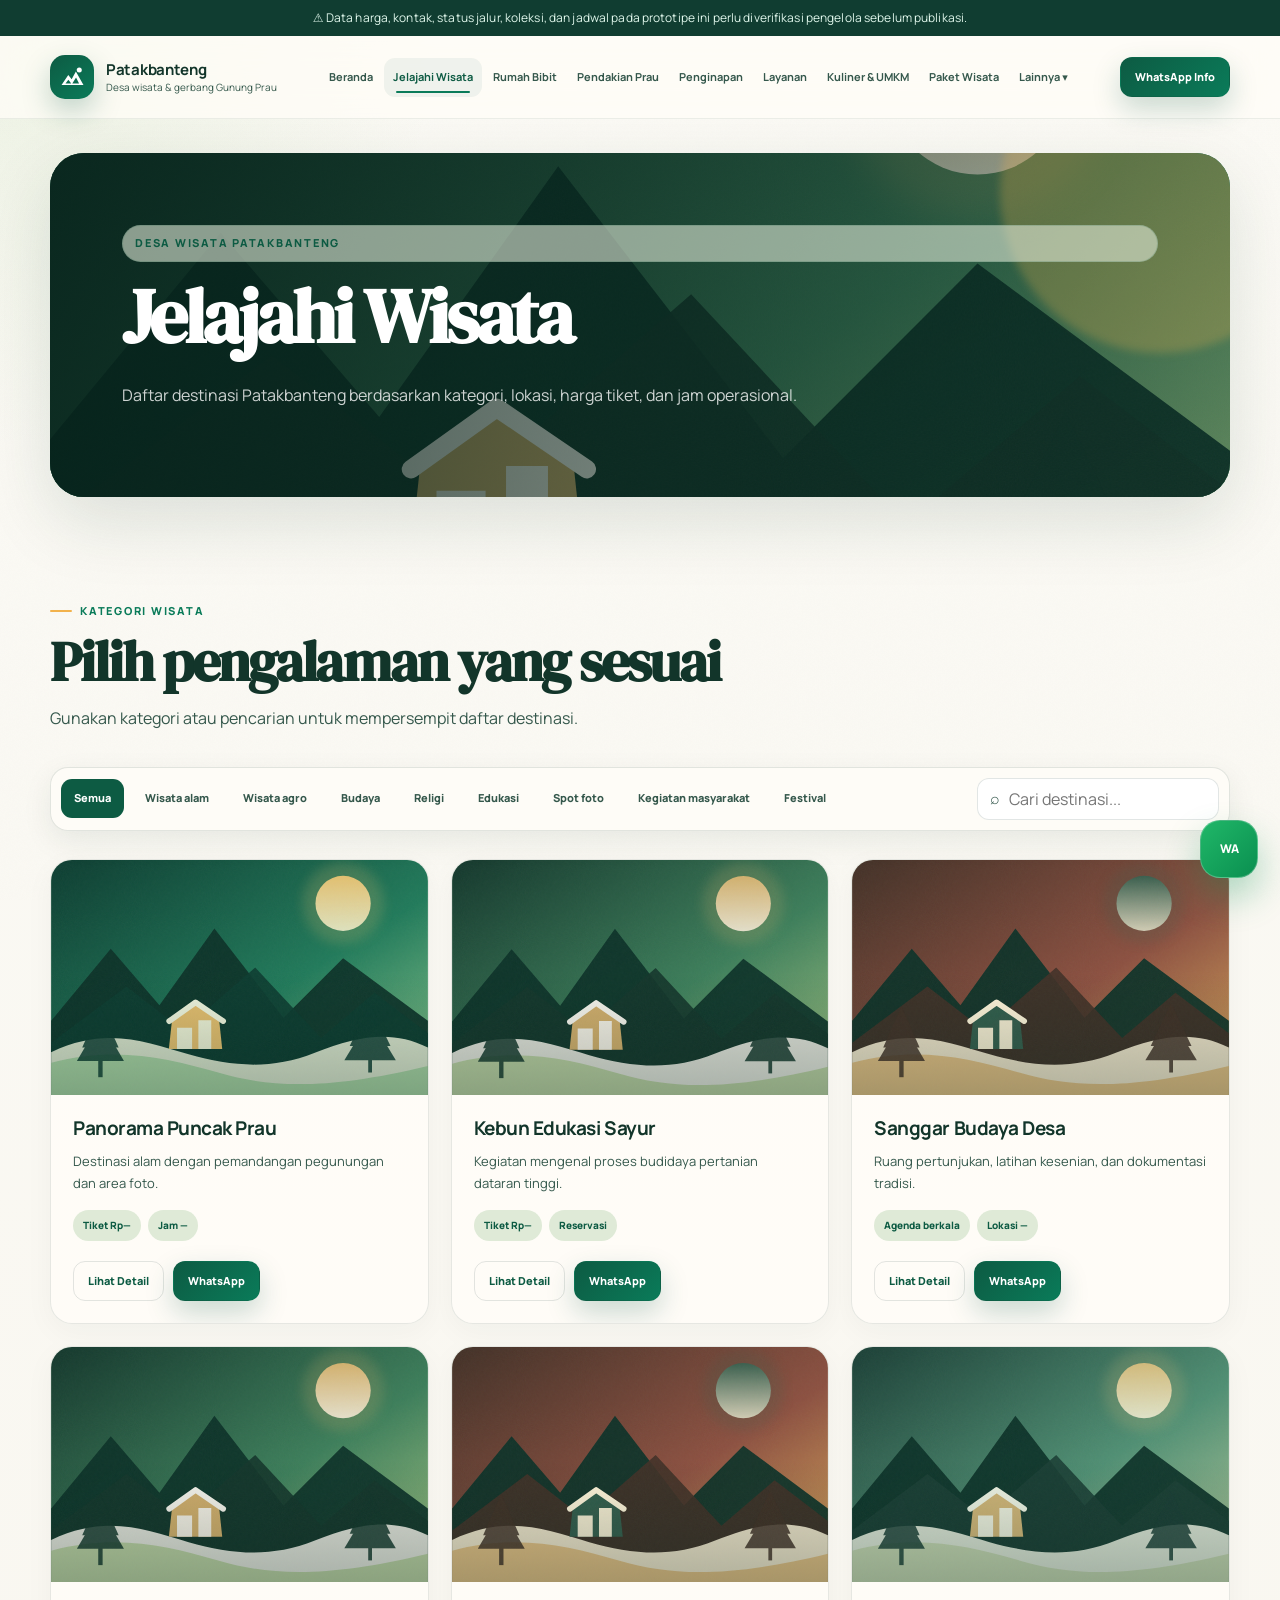
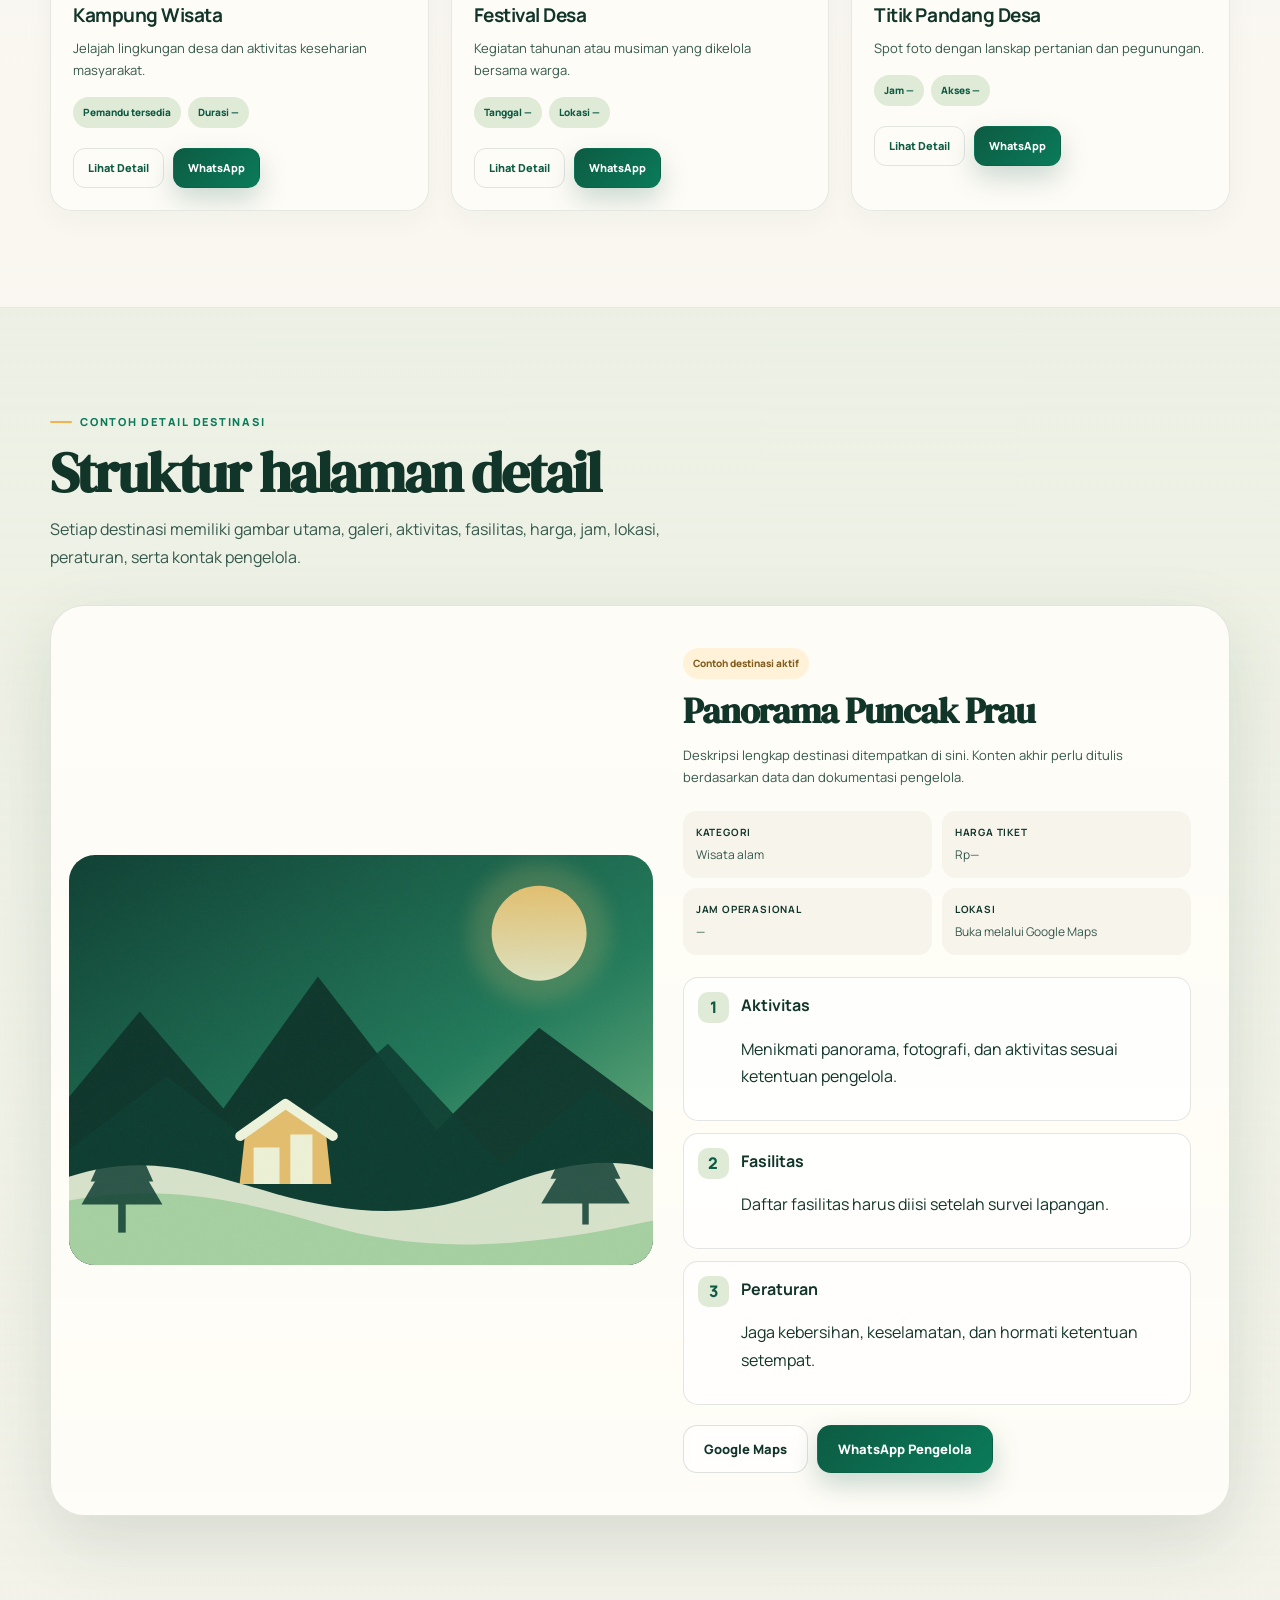
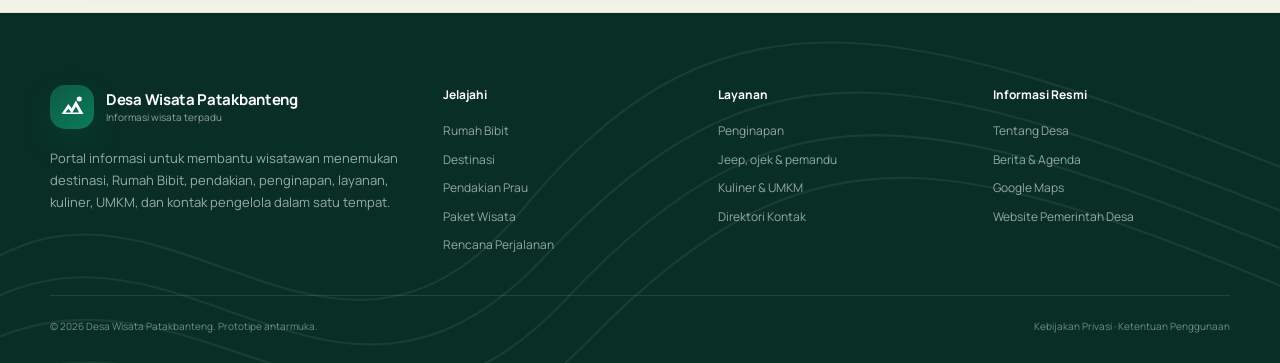
<file: jelajahi.html>
<!DOCTYPE html>
<html lang="id"><head><meta charset="utf-8"/><meta content="width=device-width,initial-scale=1" name="viewport"/><meta content="Daftar destinasi Patakbanteng berdasarkan kategori, lokasi, harga tiket, dan jam operasional." name="description"/><title>Jelajahi Wisata — Desa Wisata Patakbanteng</title><link href="assets/site.css" rel="stylesheet"/><meta content="#0d5b43" name="theme-color"/><link href="assets/favicon.svg" rel="icon" type="image/svg+xml"/></head><body class="page-jelajahi" data-page="jelajahi"><a class="skip-link" href="#main">Lewati ke konten utama</a>
<div class="notice"><div class="container">⚠ Data harga, kontak, status jalur, koleksi, dan jadwal pada prototipe ini perlu diverifikasi pengelola sebelum publikasi.</div></div>
<header class="site-header"><div class="container header-inner">
<a aria-label="Beranda Desa Wisata Patakbanteng" class="brand" href="index.html"><span class="brand-mark"><svg aria-hidden="true" viewbox="0 0 32 32"><path d="M3 25 11 13l4 5 5-9 9 16H3Zm4.7-2h16.1L20.2 16l-5 8-4.1-5.2L7.7 23Z" fill="currentColor"></path><circle cx="24" cy="7" fill="currentColor" r="3"></circle></svg></span><span class="brand-copy"><strong>Patakbanteng</strong><span>Desa wisata &amp; gerbang Gunung Prau</span></span></a>
<nav aria-label="Navigasi utama" class="main-nav"><a href="index.html">Beranda</a><a href="jelajahi.html">Jelajahi Wisata</a><a href="rumah-bibit.html">Rumah Bibit</a><a href="pendakian.html">Pendakian Prau</a><a href="penginapan.html">Penginapan</a><a href="layanan.html">Layanan</a><a href="kuliner.html">Kuliner &amp; UMKM</a><a href="paket.html">Paket Wisata</a><details class="nav-more"><summary>Lainnya ▾</summary><div class="nav-dropdown"><a href="perjalanan.html">Informasi Perjalanan</a><a href="tentang.html">Tentang Desa</a><a href="berita.html">Berita &amp; Agenda</a><a href="kontak.html">Direktori Kontak</a></div></details></nav>
<div class="header-actions"><a class="btn btn-primary btn-sm" data-wa="" href="#">WhatsApp Info</a><button aria-expanded="false" aria-label="Buka menu" class="menu-toggle">☰</button></div>
</div></header><main id="main"><section class="page-hero"><div class="container"><div class="page-hero-shell"><span class="eyebrow">Desa Wisata Patakbanteng</span><h1>Jelajahi Wisata</h1><p>Daftar destinasi Patakbanteng berdasarkan kategori, lokasi, harga tiket, dan jam operasional.</p></div></div></section><section class="section"><div class="container"><div class="section-head"><div><div class="kicker">Kategori wisata</div><h2>Pilih pengalaman yang sesuai</h2><p>Gunakan kategori atau pencarian untuk mempersempit daftar destinasi.</p></div></div><div class="filter-bar" data-filter-group="" data-target="destination-grid"><button class="filter-chip active" data-filter="all">Semua</button><button class="filter-chip" data-filter="alam">Wisata alam</button><button class="filter-chip" data-filter="agro">Wisata agro</button><button class="filter-chip" data-filter="budaya">Budaya</button><button class="filter-chip" data-filter="religi">Religi</button><button class="filter-chip" data-filter="edukasi">Edukasi</button><button class="filter-chip" data-filter="foto">Spot foto</button><button class="filter-chip" data-filter="masyarakat">Kegiatan masyarakat</button><button class="filter-chip" data-filter="festival">Festival</button><label class="search-box">⌕<input data-search-target="destination-grid" placeholder="Cari destinasi..." type="search"/></label></div><div class="grid grid-3" id="destination-grid"><article class="card" data-category="alam" data-searchable=""><div class="card-media"><img alt="Panorama Puncak Prau" src="assets/sunrise.svg"/></div><div class="card-body"><h3 class="card-title">Panorama Puncak Prau</h3><p class="card-text">Destinasi alam dengan pemandangan pegunungan dan area foto.</p><div class="card-meta"><span class="meta-pill">Tiket Rp—</span><span class="meta-pill">Jam —</span></div><div class="card-actions"><a class="btn btn-ghost btn-sm" href="#detail">Lihat Detail</a><a class="btn btn-primary btn-sm" data-wa="" href="#">WhatsApp</a></div></div></article><article class="card" data-category="agro" data-searchable=""><div class="card-media"><img alt="Kebun Edukasi Sayur" src="assets/agro.svg"/></div><div class="card-body"><h3 class="card-title">Kebun Edukasi Sayur</h3><p class="card-text">Kegiatan mengenal proses budidaya pertanian dataran tinggi.</p><div class="card-meta"><span class="meta-pill">Tiket Rp—</span><span class="meta-pill">Reservasi</span></div><div class="card-actions"><a class="btn btn-ghost btn-sm" href="#detail">Lihat Detail</a><a class="btn btn-primary btn-sm" data-wa="" href="#">WhatsApp</a></div></div></article><article class="card" data-category="budaya" data-searchable=""><div class="card-media"><img alt="Sanggar Budaya Desa" src="assets/budaya.svg"/></div><div class="card-body"><h3 class="card-title">Sanggar Budaya Desa</h3><p class="card-text">Ruang pertunjukan, latihan kesenian, dan dokumentasi tradisi.</p><div class="card-meta"><span class="meta-pill">Agenda berkala</span><span class="meta-pill">Lokasi —</span></div><div class="card-actions"><a class="btn btn-ghost btn-sm" href="#detail">Lihat Detail</a><a class="btn btn-primary btn-sm" data-wa="" href="#">WhatsApp</a></div></div></article><article class="card" data-category="masyarakat" data-searchable=""><div class="card-media"><img alt="Kampung Wisata" src="assets/desa.svg"/></div><div class="card-body"><h3 class="card-title">Kampung Wisata</h3><p class="card-text">Jelajah lingkungan desa dan aktivitas keseharian masyarakat.</p><div class="card-meta"><span class="meta-pill">Pemandu tersedia</span><span class="meta-pill">Durasi —</span></div><div class="card-actions"><a class="btn btn-ghost btn-sm" href="#detail">Lihat Detail</a><a class="btn btn-primary btn-sm" data-wa="" href="#">WhatsApp</a></div></div></article><article class="card" data-category="festival" data-searchable=""><div class="card-media"><img alt="Festival Desa" src="assets/agenda.svg"/></div><div class="card-body"><h3 class="card-title">Festival Desa</h3><p class="card-text">Kegiatan tahunan atau musiman yang dikelola bersama warga.</p><div class="card-meta"><span class="meta-pill">Tanggal —</span><span class="meta-pill">Lokasi —</span></div><div class="card-actions"><a class="btn btn-ghost btn-sm" href="#detail">Lihat Detail</a><a class="btn btn-primary btn-sm" data-wa="" href="#">WhatsApp</a></div></div></article><article class="card" data-category="foto" data-searchable=""><div class="card-media"><img alt="Titik Pandang Desa" src="assets/rute.svg"/></div><div class="card-body"><h3 class="card-title">Titik Pandang Desa</h3><p class="card-text">Spot foto dengan lanskap pertanian dan pegunungan.</p><div class="card-meta"><span class="meta-pill">Jam —</span><span class="meta-pill">Akses —</span></div><div class="card-actions"><a class="btn btn-ghost btn-sm" href="#detail">Lihat Detail</a><a class="btn btn-primary btn-sm" data-wa="" href="#">WhatsApp</a></div></div></article></div></div></section>
<section class="section section-alt" id="detail"><div class="container"><div class="section-head"><div><div class="kicker">Contoh detail destinasi</div><h2>Struktur halaman detail</h2><p>Setiap destinasi memiliki gambar utama, galeri, aktivitas, fasilitas, harga, jam, lokasi, peraturan, serta kontak pengelola.</p></div></div><div class="detail-panel"><div class="detail-layout"><div class="detail-image"><img alt="Gambar utama destinasi" src="assets/sunrise.svg"/></div><div class="detail-content"><span class="status">Contoh destinasi aktif</span><h3>Panorama Puncak Prau</h3><p class="card-text">Deskripsi lengkap destinasi ditempatkan di sini. Konten akhir perlu ditulis berdasarkan data dan dokumentasi pengelola.</p><div class="detail-list"><div class="detail-item"><strong>Kategori</strong>Wisata alam</div><div class="detail-item"><strong>Harga tiket</strong>Rp—</div><div class="detail-item"><strong>Jam operasional</strong>—</div><div class="detail-item"><strong>Lokasi</strong>Buka melalui Google Maps</div></div><div class="icon-list"><div class="icon-row"><span class="icon-dot">1</span><div><strong>Aktivitas</strong><p>Menikmati panorama, fotografi, dan aktivitas sesuai ketentuan pengelola.</p></div></div><div class="icon-row"><span class="icon-dot">2</span><div><strong>Fasilitas</strong><p>Daftar fasilitas harus diisi setelah survei lapangan.</p></div></div><div class="icon-row"><span class="icon-dot">3</span><div><strong>Peraturan</strong><p>Jaga kebersihan, keselamatan, dan hormati ketentuan setempat.</p></div></div></div><div class="card-actions"><a class="btn btn-secondary" href="#">Google Maps</a><a class="btn btn-primary" data-wa="" href="#">WhatsApp Pengelola</a></div></div></div></div></div></section></main><footer class="site-footer"><div class="container">
<div class="footer-grid"><div class="footer-brand"><a class="brand" href="index.html"><span class="brand-mark"><svg aria-hidden="true" viewbox="0 0 32 32"><path d="M3 25 11 13l4 5 5-9 9 16H3Zm4.7-2h16.1L20.2 16l-5 8-4.1-5.2L7.7 23Z" fill="currentColor"></path><circle cx="24" cy="7" fill="currentColor" r="3"></circle></svg></span><span class="brand-copy"><strong>Desa Wisata Patakbanteng</strong><span>Informasi wisata terpadu</span></span></a><p>Portal informasi untuk membantu wisatawan menemukan destinasi, Rumah Bibit, pendakian, penginapan, layanan, kuliner, UMKM, dan kontak pengelola dalam satu tempat.</p></div>
<div class="footer-col"><h4>Jelajahi</h4><a href="rumah-bibit.html">Rumah Bibit</a><a href="jelajahi.html">Destinasi</a><a href="pendakian.html">Pendakian Prau</a><a href="paket.html">Paket Wisata</a><a href="perjalanan.html">Rencana Perjalanan</a></div>
<div class="footer-col"><h4>Layanan</h4><a href="penginapan.html">Penginapan</a><a href="layanan.html">Jeep, ojek &amp; pemandu</a><a href="kuliner.html">Kuliner &amp; UMKM</a><a href="kontak.html">Direktori Kontak</a></div>
<div class="footer-col"><h4>Informasi Resmi</h4><a href="tentang.html">Tentang Desa</a><a href="berita.html">Berita &amp; Agenda</a><a href="#">Google Maps</a><a href="#">Website Pemerintah Desa</a></div></div>
<div class="footer-bottom"><span>© 2026 Desa Wisata Patakbanteng. Prototipe antarmuka.</span><span>Kebijakan Privasi · Ketentuan Penggunaan</span></div></div></footer><script src="assets/site.js"></script></body></html>
</file>
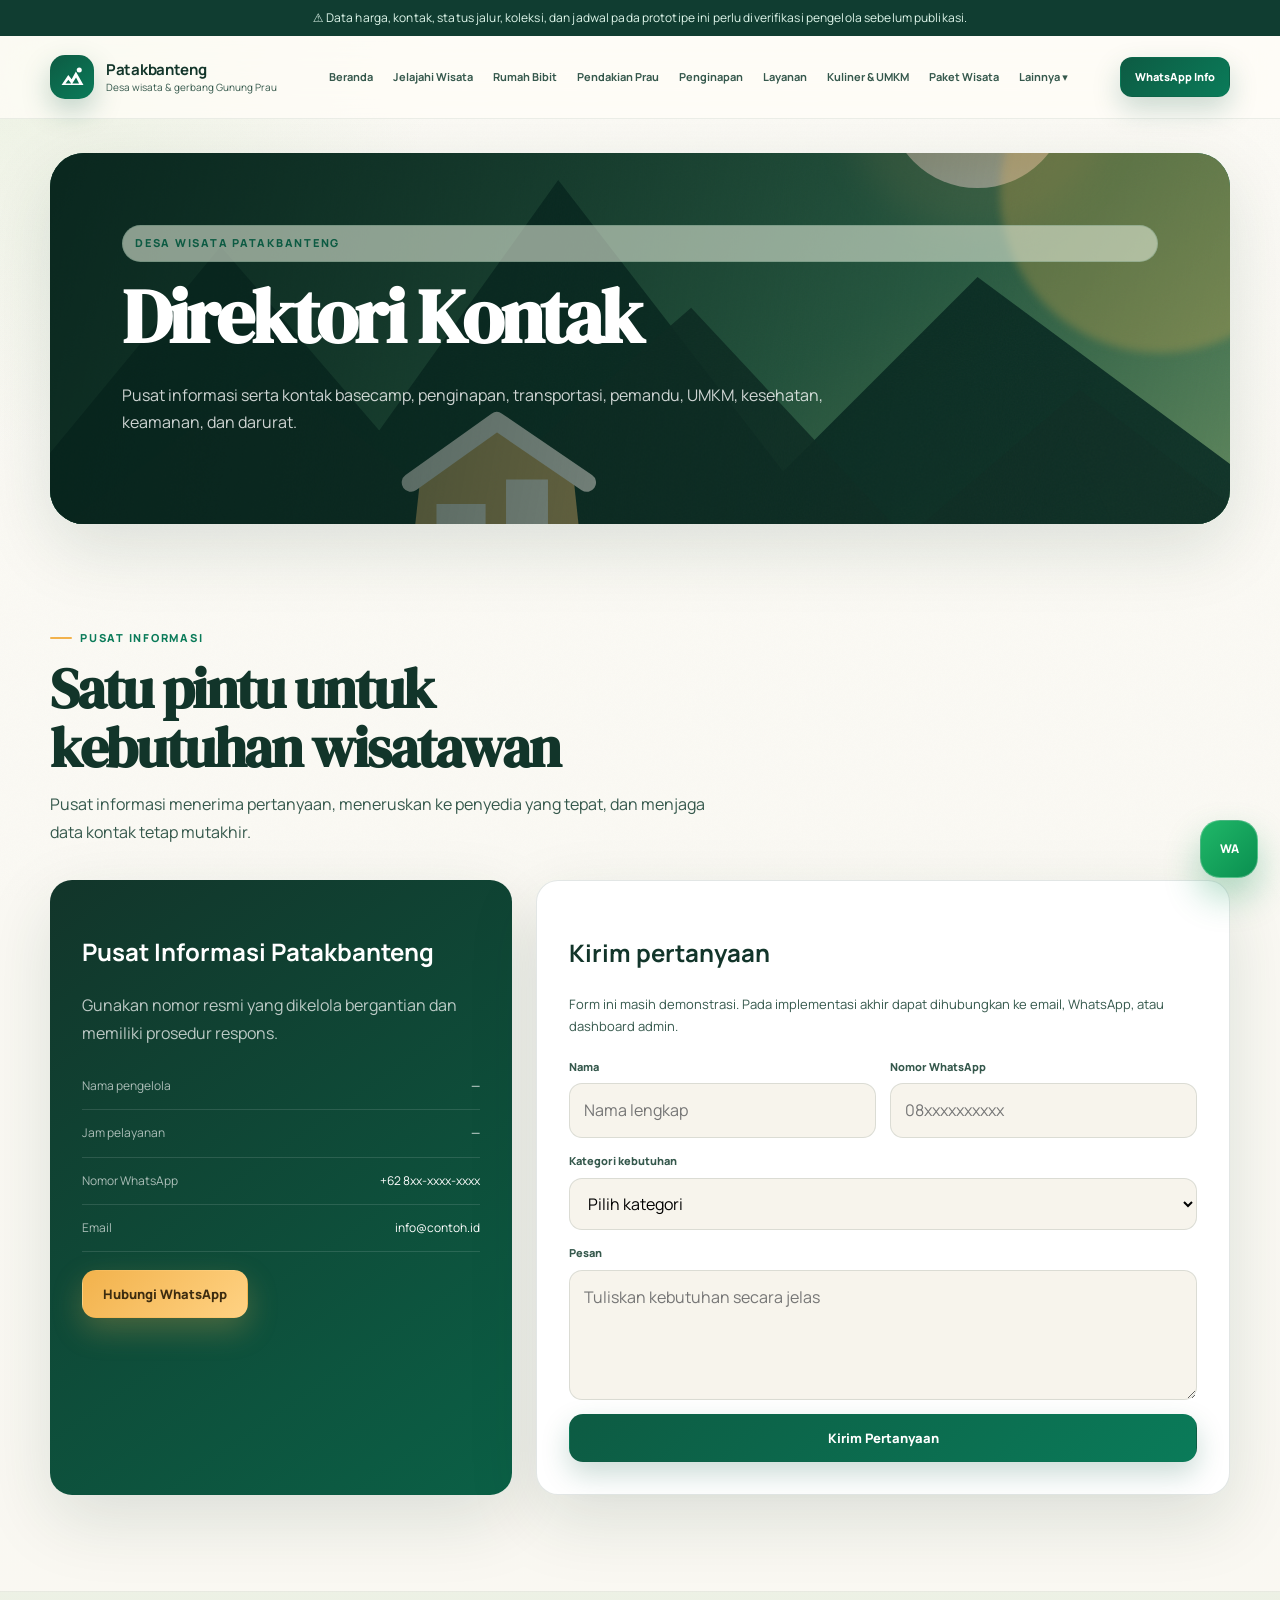
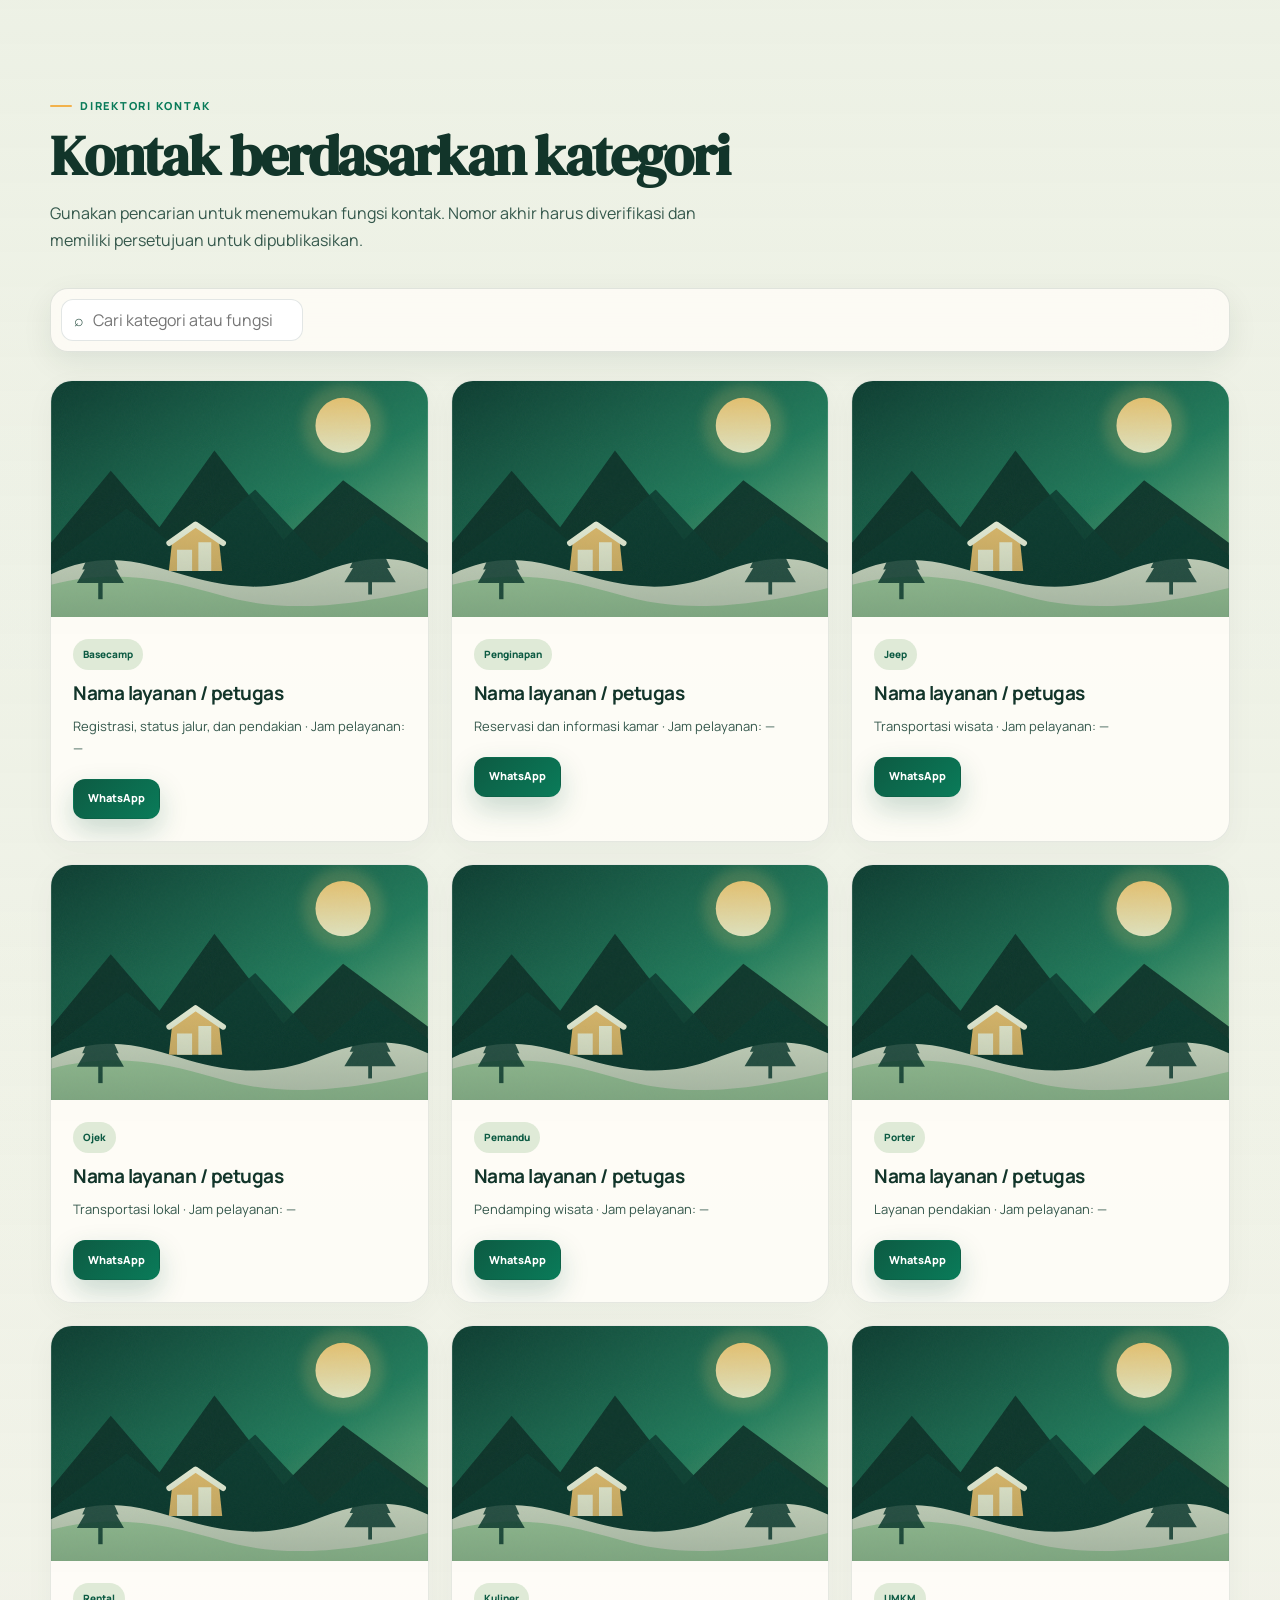
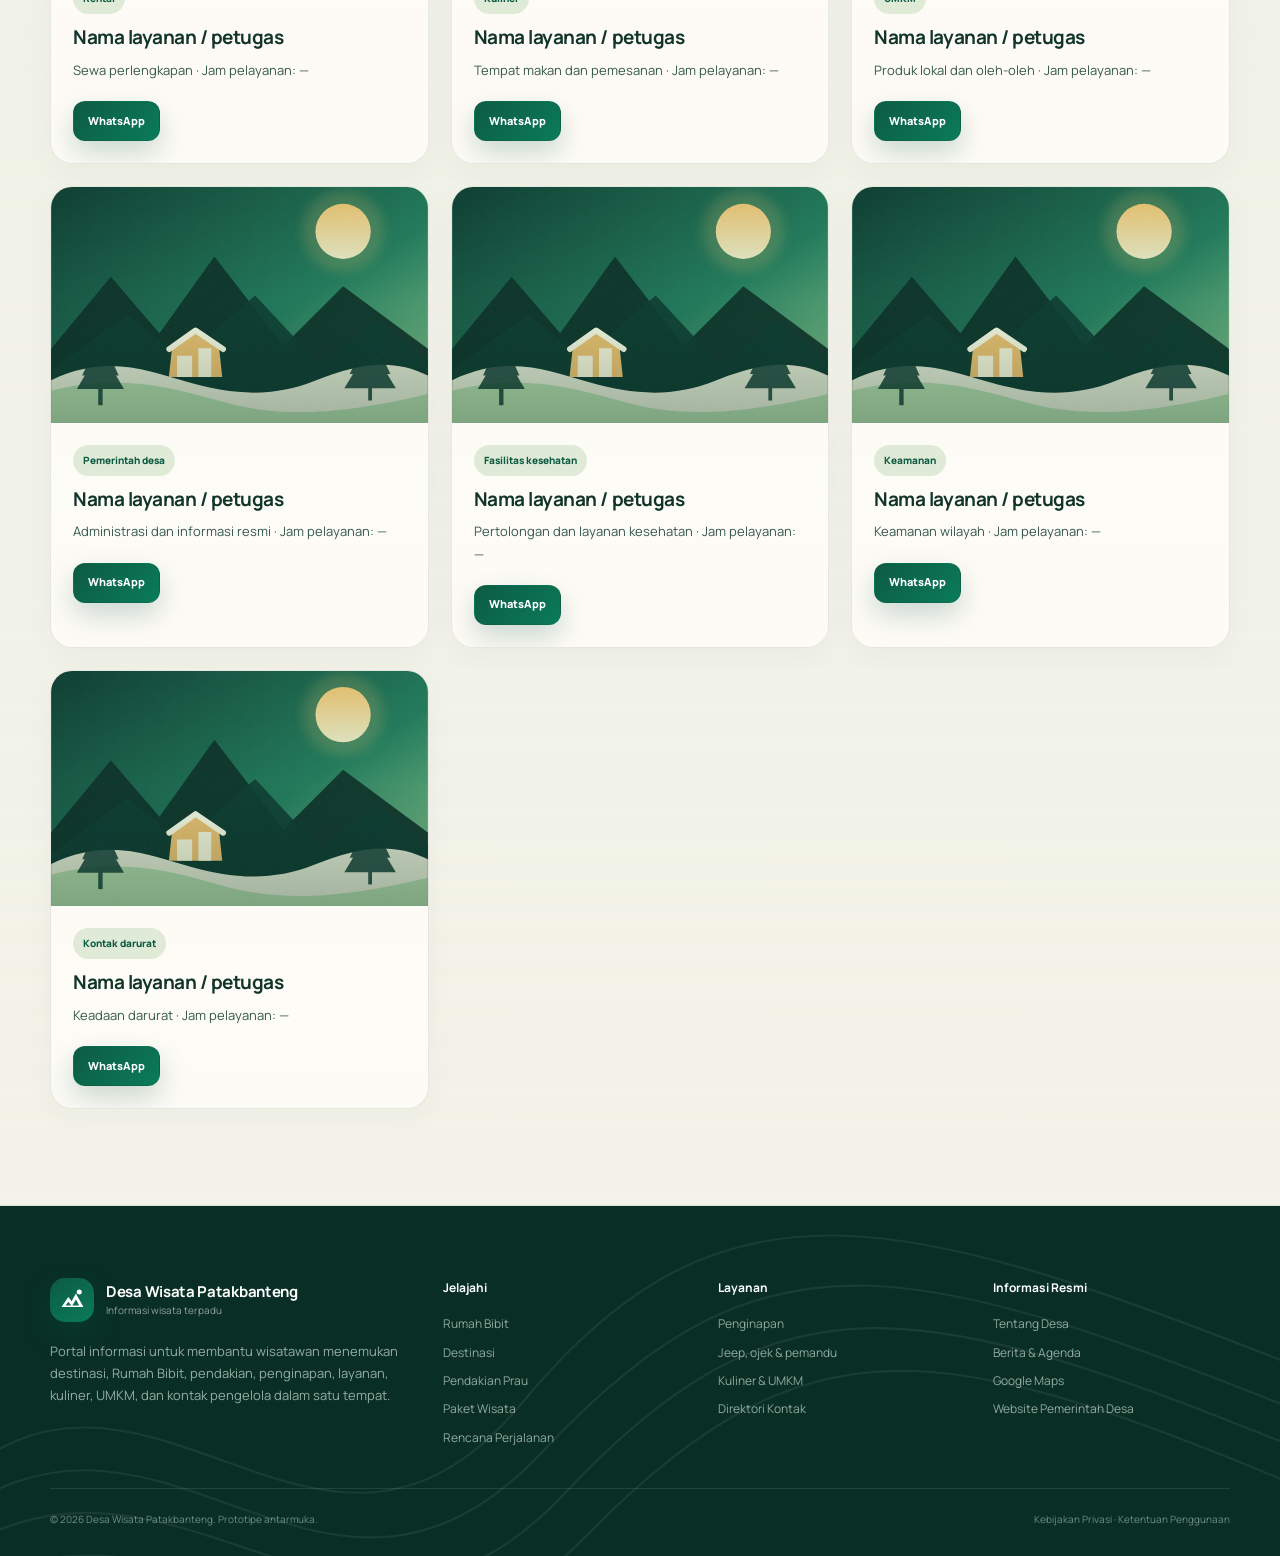
<file: kontak.html>
<!DOCTYPE html>
<html lang="id"><head><meta charset="utf-8"/><meta content="width=device-width,initial-scale=1" name="viewport"/><meta content="Pusat informasi serta kontak basecamp, penginapan, transportasi, pemandu, UMKM, kesehatan, keamanan, dan darurat." name="description"/><title>Direktori Kontak — Desa Wisata Patakbanteng</title><link href="assets/site.css" rel="stylesheet"/><meta content="#0d5b43" name="theme-color"/><link href="assets/favicon.svg" rel="icon" type="image/svg+xml"/></head><body class="page-kontak" data-page="kontak"><a class="skip-link" href="#main">Lewati ke konten utama</a>
<div class="notice"><div class="container">⚠ Data harga, kontak, status jalur, koleksi, dan jadwal pada prototipe ini perlu diverifikasi pengelola sebelum publikasi.</div></div>
<header class="site-header"><div class="container header-inner">
<a aria-label="Beranda Desa Wisata Patakbanteng" class="brand" href="index.html"><span class="brand-mark"><svg aria-hidden="true" viewbox="0 0 32 32"><path d="M3 25 11 13l4 5 5-9 9 16H3Zm4.7-2h16.1L20.2 16l-5 8-4.1-5.2L7.7 23Z" fill="currentColor"></path><circle cx="24" cy="7" fill="currentColor" r="3"></circle></svg></span><span class="brand-copy"><strong>Patakbanteng</strong><span>Desa wisata &amp; gerbang Gunung Prau</span></span></a>
<nav aria-label="Navigasi utama" class="main-nav"><a href="index.html">Beranda</a><a href="jelajahi.html">Jelajahi Wisata</a><a href="rumah-bibit.html">Rumah Bibit</a><a href="pendakian.html">Pendakian Prau</a><a href="penginapan.html">Penginapan</a><a href="layanan.html">Layanan</a><a href="kuliner.html">Kuliner &amp; UMKM</a><a href="paket.html">Paket Wisata</a><details class="nav-more"><summary>Lainnya ▾</summary><div class="nav-dropdown"><a href="perjalanan.html">Informasi Perjalanan</a><a href="tentang.html">Tentang Desa</a><a href="berita.html">Berita &amp; Agenda</a><a href="kontak.html">Direktori Kontak</a></div></details></nav>
<div class="header-actions"><a class="btn btn-primary btn-sm" data-wa="" href="#">WhatsApp Info</a><button aria-expanded="false" aria-label="Buka menu" class="menu-toggle">☰</button></div>
</div></header><main id="main"><section class="page-hero"><div class="container"><div class="page-hero-shell"><span class="eyebrow">Desa Wisata Patakbanteng</span><h1>Direktori Kontak</h1><p>Pusat informasi serta kontak basecamp, penginapan, transportasi, pemandu, UMKM, kesehatan, keamanan, dan darurat.</p></div></div></section><section class="section"><div class="container"><div class="section-head"><div><div class="kicker">Pusat informasi</div><h2>Satu pintu untuk kebutuhan wisatawan</h2><p>Pusat informasi menerima pertanyaan, meneruskan ke penyedia yang tepat, dan menjaga data kontak tetap mutakhir.</p></div></div><div class="contact-grid"><div class="contact-panel"><h2>Pusat Informasi Patakbanteng</h2><p>Gunakan nomor resmi yang dikelola bergantian dan memiliki prosedur respons.</p><div class="contact-row"><span>Nama pengelola</span>—</div><div class="contact-row"><span>Jam pelayanan</span>—</div><div class="contact-row"><span>Nomor WhatsApp</span>+62 8xx-xxxx-xxxx</div><div class="contact-row"><span>Email</span>info@contoh.id</div><a class="btn btn-amber" data-wa="" href="#" style="margin-top:18px">Hubungi WhatsApp</a></div><div class="form-card"><h2>Kirim pertanyaan</h2><p class="card-text">Form ini masih demonstrasi. Pada implementasi akhir dapat dihubungkan ke email, WhatsApp, atau dashboard admin.</p><form class="form-grid" data-demo-form=""><div class="field"><label>Nama</label><input placeholder="Nama lengkap" required=""/></div><div class="field"><label>Nomor WhatsApp</label><input placeholder="08xxxxxxxxxx" required=""/></div><div class="field full"><label>Kategori kebutuhan</label><select><option>Pilih kategori</option><option>Pendakian</option><option>Penginapan</option><option>Transportasi</option><option>Paket wisata</option><option>Lainnya</option></select></div><div class="field full"><label>Pesan</label><textarea placeholder="Tuliskan kebutuhan secara jelas" required=""></textarea></div><div class="field full"><button class="btn btn-primary" type="submit">Kirim Pertanyaan</button></div></form></div></div></div></section>
<section class="section section-alt"><div class="container"><div class="section-head"><div><div class="kicker">Direktori kontak</div><h2>Kontak berdasarkan kategori</h2><p>Gunakan pencarian untuk menemukan fungsi kontak. Nomor akhir harus diverifikasi dan memiliki persetujuan untuk dipublikasikan.</p></div></div><div class="filter-bar"><label class="search-box" style="margin-left:0">⌕<input data-search-target="contact-grid" placeholder="Cari kategori atau fungsi..." type="search"/></label></div><div class="grid grid-3" id="contact-grid"><article class="card" data-searchable=""><div class="card-media"><img alt="Nama layanan / petugas" src="assets/pemandu.svg"/></div><div class="card-body"><span class="meta-pill">Basecamp</span><h3 class="card-title" style="margin-top:12px">Nama layanan / petugas</h3><p class="card-text">Registrasi, status jalur, dan pendakian · Jam pelayanan: —</p><div class="card-actions"><a class="btn btn-primary btn-sm" data-wa="" href="#">WhatsApp</a></div></div></article><article class="card" data-searchable=""><div class="card-media"><img alt="Nama layanan / petugas" src="assets/pemandu.svg"/></div><div class="card-body"><span class="meta-pill">Penginapan</span><h3 class="card-title" style="margin-top:12px">Nama layanan / petugas</h3><p class="card-text">Reservasi dan informasi kamar · Jam pelayanan: —</p><div class="card-actions"><a class="btn btn-primary btn-sm" data-wa="" href="#">WhatsApp</a></div></div></article><article class="card" data-searchable=""><div class="card-media"><img alt="Nama layanan / petugas" src="assets/pemandu.svg"/></div><div class="card-body"><span class="meta-pill">Jeep</span><h3 class="card-title" style="margin-top:12px">Nama layanan / petugas</h3><p class="card-text">Transportasi wisata · Jam pelayanan: —</p><div class="card-actions"><a class="btn btn-primary btn-sm" data-wa="" href="#">WhatsApp</a></div></div></article><article class="card" data-searchable=""><div class="card-media"><img alt="Nama layanan / petugas" src="assets/pemandu.svg"/></div><div class="card-body"><span class="meta-pill">Ojek</span><h3 class="card-title" style="margin-top:12px">Nama layanan / petugas</h3><p class="card-text">Transportasi lokal · Jam pelayanan: —</p><div class="card-actions"><a class="btn btn-primary btn-sm" data-wa="" href="#">WhatsApp</a></div></div></article><article class="card" data-searchable=""><div class="card-media"><img alt="Nama layanan / petugas" src="assets/pemandu.svg"/></div><div class="card-body"><span class="meta-pill">Pemandu</span><h3 class="card-title" style="margin-top:12px">Nama layanan / petugas</h3><p class="card-text">Pendamping wisata · Jam pelayanan: —</p><div class="card-actions"><a class="btn btn-primary btn-sm" data-wa="" href="#">WhatsApp</a></div></div></article><article class="card" data-searchable=""><div class="card-media"><img alt="Nama layanan / petugas" src="assets/pemandu.svg"/></div><div class="card-body"><span class="meta-pill">Porter</span><h3 class="card-title" style="margin-top:12px">Nama layanan / petugas</h3><p class="card-text">Layanan pendakian · Jam pelayanan: —</p><div class="card-actions"><a class="btn btn-primary btn-sm" data-wa="" href="#">WhatsApp</a></div></div></article><article class="card" data-searchable=""><div class="card-media"><img alt="Nama layanan / petugas" src="assets/pemandu.svg"/></div><div class="card-body"><span class="meta-pill">Rental</span><h3 class="card-title" style="margin-top:12px">Nama layanan / petugas</h3><p class="card-text">Sewa perlengkapan · Jam pelayanan: —</p><div class="card-actions"><a class="btn btn-primary btn-sm" data-wa="" href="#">WhatsApp</a></div></div></article><article class="card" data-searchable=""><div class="card-media"><img alt="Nama layanan / petugas" src="assets/pemandu.svg"/></div><div class="card-body"><span class="meta-pill">Kuliner</span><h3 class="card-title" style="margin-top:12px">Nama layanan / petugas</h3><p class="card-text">Tempat makan dan pemesanan · Jam pelayanan: —</p><div class="card-actions"><a class="btn btn-primary btn-sm" data-wa="" href="#">WhatsApp</a></div></div></article><article class="card" data-searchable=""><div class="card-media"><img alt="Nama layanan / petugas" src="assets/pemandu.svg"/></div><div class="card-body"><span class="meta-pill">UMKM</span><h3 class="card-title" style="margin-top:12px">Nama layanan / petugas</h3><p class="card-text">Produk lokal dan oleh-oleh · Jam pelayanan: —</p><div class="card-actions"><a class="btn btn-primary btn-sm" data-wa="" href="#">WhatsApp</a></div></div></article><article class="card" data-searchable=""><div class="card-media"><img alt="Nama layanan / petugas" src="assets/pemandu.svg"/></div><div class="card-body"><span class="meta-pill">Pemerintah desa</span><h3 class="card-title" style="margin-top:12px">Nama layanan / petugas</h3><p class="card-text">Administrasi dan informasi resmi · Jam pelayanan: —</p><div class="card-actions"><a class="btn btn-primary btn-sm" data-wa="" href="#">WhatsApp</a></div></div></article><article class="card" data-searchable=""><div class="card-media"><img alt="Nama layanan / petugas" src="assets/pemandu.svg"/></div><div class="card-body"><span class="meta-pill">Fasilitas kesehatan</span><h3 class="card-title" style="margin-top:12px">Nama layanan / petugas</h3><p class="card-text">Pertolongan dan layanan kesehatan · Jam pelayanan: —</p><div class="card-actions"><a class="btn btn-primary btn-sm" data-wa="" href="#">WhatsApp</a></div></div></article><article class="card" data-searchable=""><div class="card-media"><img alt="Nama layanan / petugas" src="assets/pemandu.svg"/></div><div class="card-body"><span class="meta-pill">Keamanan</span><h3 class="card-title" style="margin-top:12px">Nama layanan / petugas</h3><p class="card-text">Keamanan wilayah · Jam pelayanan: —</p><div class="card-actions"><a class="btn btn-primary btn-sm" data-wa="" href="#">WhatsApp</a></div></div></article><article class="card" data-searchable=""><div class="card-media"><img alt="Nama layanan / petugas" src="assets/pemandu.svg"/></div><div class="card-body"><span class="meta-pill">Kontak darurat</span><h3 class="card-title" style="margin-top:12px">Nama layanan / petugas</h3><p class="card-text">Keadaan darurat · Jam pelayanan: —</p><div class="card-actions"><a class="btn btn-primary btn-sm" data-wa="" href="#">WhatsApp</a></div></div></article></div></div></section></main><footer class="site-footer"><div class="container">
<div class="footer-grid"><div class="footer-brand"><a class="brand" href="index.html"><span class="brand-mark"><svg aria-hidden="true" viewbox="0 0 32 32"><path d="M3 25 11 13l4 5 5-9 9 16H3Zm4.7-2h16.1L20.2 16l-5 8-4.1-5.2L7.7 23Z" fill="currentColor"></path><circle cx="24" cy="7" fill="currentColor" r="3"></circle></svg></span><span class="brand-copy"><strong>Desa Wisata Patakbanteng</strong><span>Informasi wisata terpadu</span></span></a><p>Portal informasi untuk membantu wisatawan menemukan destinasi, Rumah Bibit, pendakian, penginapan, layanan, kuliner, UMKM, dan kontak pengelola dalam satu tempat.</p></div>
<div class="footer-col"><h4>Jelajahi</h4><a href="rumah-bibit.html">Rumah Bibit</a><a href="jelajahi.html">Destinasi</a><a href="pendakian.html">Pendakian Prau</a><a href="paket.html">Paket Wisata</a><a href="perjalanan.html">Rencana Perjalanan</a></div>
<div class="footer-col"><h4>Layanan</h4><a href="penginapan.html">Penginapan</a><a href="layanan.html">Jeep, ojek &amp; pemandu</a><a href="kuliner.html">Kuliner &amp; UMKM</a><a href="kontak.html">Direktori Kontak</a></div>
<div class="footer-col"><h4>Informasi Resmi</h4><a href="tentang.html">Tentang Desa</a><a href="berita.html">Berita &amp; Agenda</a><a href="#">Google Maps</a><a href="#">Website Pemerintah Desa</a></div></div>
<div class="footer-bottom"><span>© 2026 Desa Wisata Patakbanteng. Prototipe antarmuka.</span><span>Kebijakan Privasi · Ketentuan Penggunaan</span></div></div></footer><script src="assets/site.js"></script></body></html>
</file>
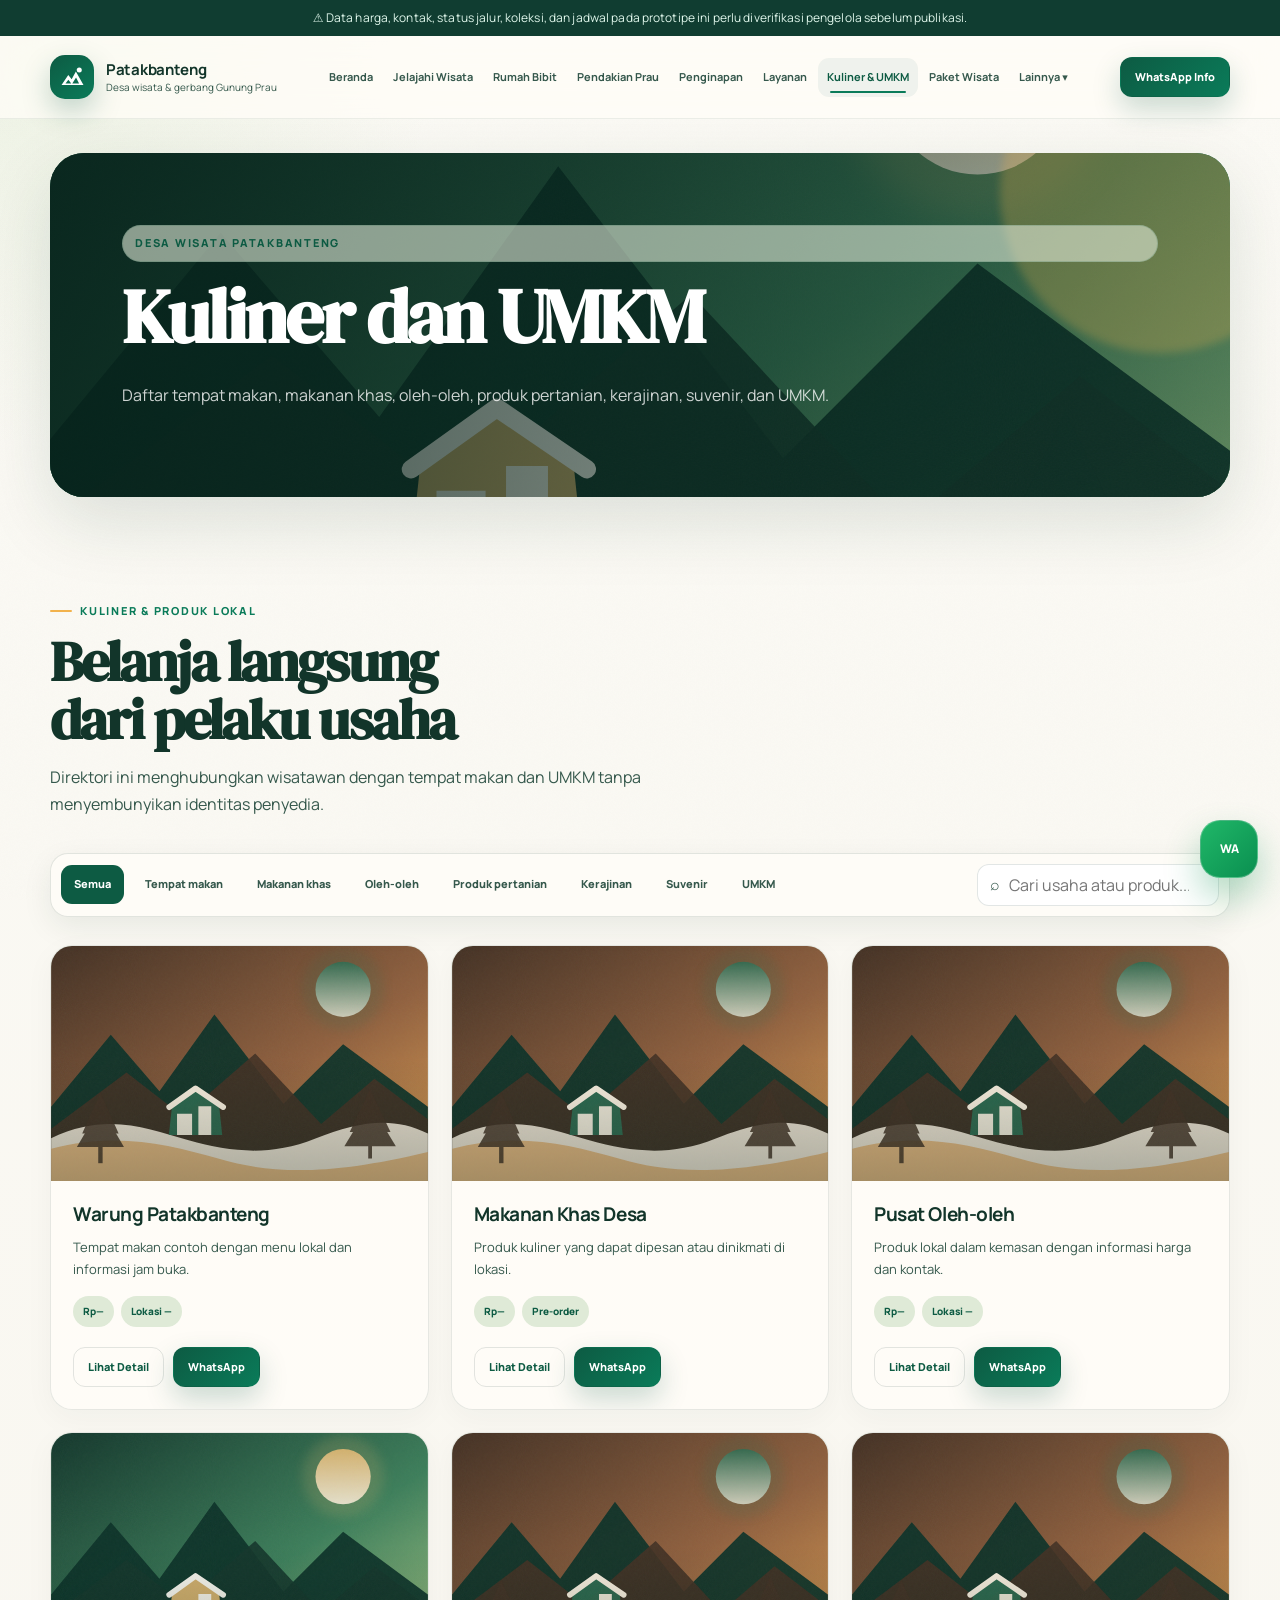
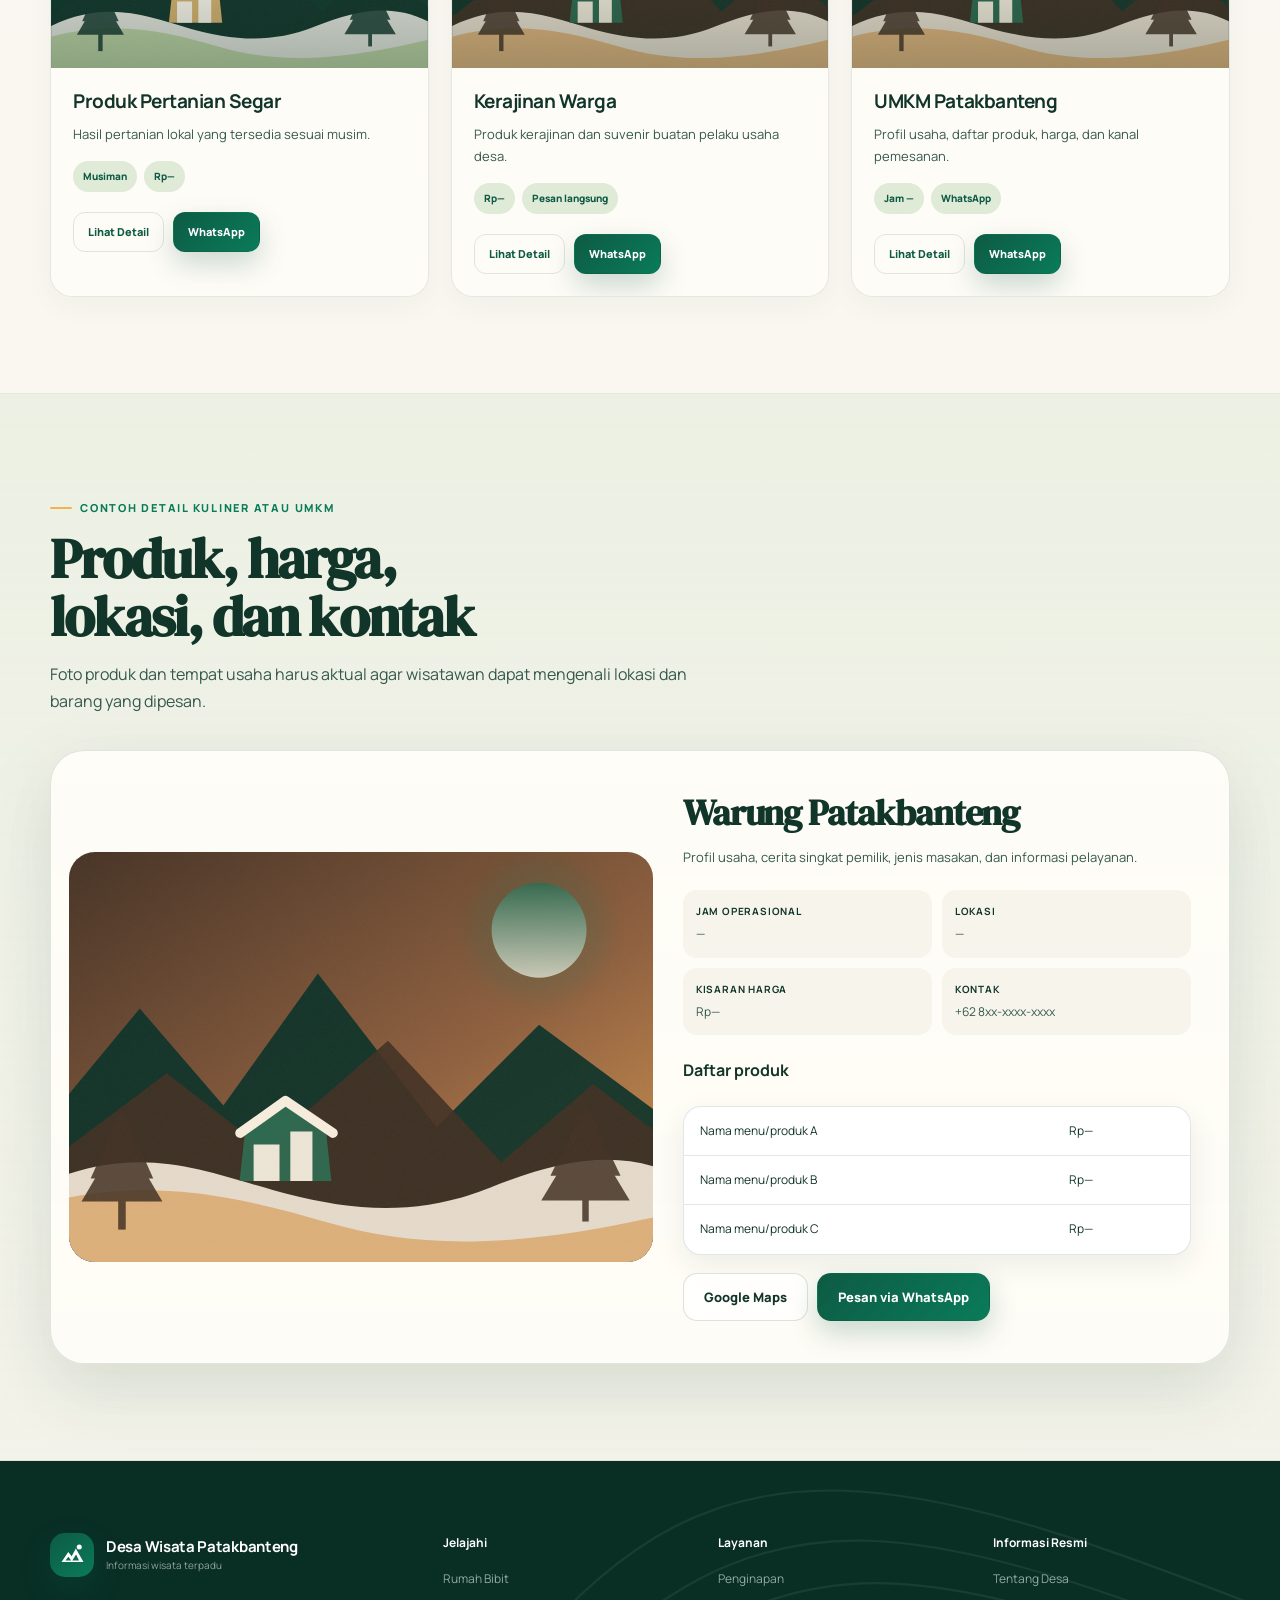
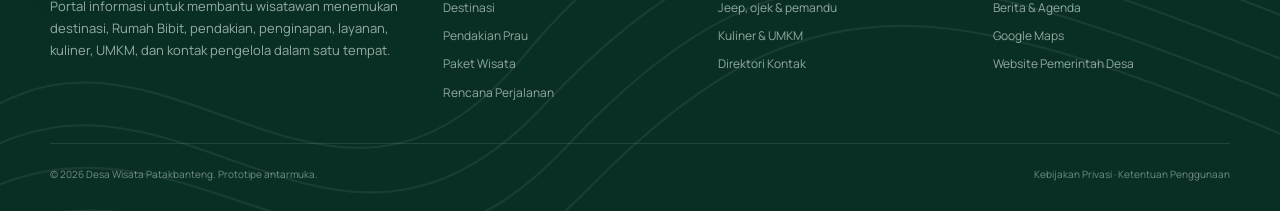
<file: kuliner.html>
<!DOCTYPE html>
<html lang="id"><head><meta charset="utf-8"/><meta content="width=device-width,initial-scale=1" name="viewport"/><meta content="Daftar tempat makan, makanan khas, oleh-oleh, produk pertanian, kerajinan, suvenir, dan UMKM." name="description"/><title>Kuliner dan UMKM — Desa Wisata Patakbanteng</title><link href="assets/site.css" rel="stylesheet"/><meta content="#0d5b43" name="theme-color"/><link href="assets/favicon.svg" rel="icon" type="image/svg+xml"/></head><body class="page-kuliner" data-page="kuliner"><a class="skip-link" href="#main">Lewati ke konten utama</a>
<div class="notice"><div class="container">⚠ Data harga, kontak, status jalur, koleksi, dan jadwal pada prototipe ini perlu diverifikasi pengelola sebelum publikasi.</div></div>
<header class="site-header"><div class="container header-inner">
<a aria-label="Beranda Desa Wisata Patakbanteng" class="brand" href="index.html"><span class="brand-mark"><svg aria-hidden="true" viewbox="0 0 32 32"><path d="M3 25 11 13l4 5 5-9 9 16H3Zm4.7-2h16.1L20.2 16l-5 8-4.1-5.2L7.7 23Z" fill="currentColor"></path><circle cx="24" cy="7" fill="currentColor" r="3"></circle></svg></span><span class="brand-copy"><strong>Patakbanteng</strong><span>Desa wisata &amp; gerbang Gunung Prau</span></span></a>
<nav aria-label="Navigasi utama" class="main-nav"><a href="index.html">Beranda</a><a href="jelajahi.html">Jelajahi Wisata</a><a href="rumah-bibit.html">Rumah Bibit</a><a href="pendakian.html">Pendakian Prau</a><a href="penginapan.html">Penginapan</a><a href="layanan.html">Layanan</a><a href="kuliner.html">Kuliner &amp; UMKM</a><a href="paket.html">Paket Wisata</a><details class="nav-more"><summary>Lainnya ▾</summary><div class="nav-dropdown"><a href="perjalanan.html">Informasi Perjalanan</a><a href="tentang.html">Tentang Desa</a><a href="berita.html">Berita &amp; Agenda</a><a href="kontak.html">Direktori Kontak</a></div></details></nav>
<div class="header-actions"><a class="btn btn-primary btn-sm" data-wa="" href="#">WhatsApp Info</a><button aria-expanded="false" aria-label="Buka menu" class="menu-toggle">☰</button></div>
</div></header><main id="main"><section class="page-hero"><div class="container"><div class="page-hero-shell"><span class="eyebrow">Desa Wisata Patakbanteng</span><h1>Kuliner dan UMKM</h1><p>Daftar tempat makan, makanan khas, oleh-oleh, produk pertanian, kerajinan, suvenir, dan UMKM.</p></div></div></section><section class="section"><div class="container"><div class="section-head"><div><div class="kicker">Kuliner &amp; produk lokal</div><h2>Belanja langsung dari pelaku usaha</h2><p>Direktori ini menghubungkan wisatawan dengan tempat makan dan UMKM tanpa menyembunyikan identitas penyedia.</p></div></div><div class="filter-bar" data-filter-group="" data-target="umkm-grid"><button class="filter-chip active" data-filter="all">Semua</button><button class="filter-chip" data-filter="makan">Tempat makan</button><button class="filter-chip" data-filter="khas">Makanan khas</button><button class="filter-chip" data-filter="oleholeh">Oleh-oleh</button><button class="filter-chip" data-filter="pertanian">Produk pertanian</button><button class="filter-chip" data-filter="kerajinan">Kerajinan</button><button class="filter-chip" data-filter="suvenir">Suvenir</button><button class="filter-chip" data-filter="umkm">UMKM</button><label class="search-box">⌕<input data-search-target="umkm-grid" placeholder="Cari usaha atau produk..." type="search"/></label></div><div class="grid grid-3" id="umkm-grid"><article class="card" data-category="makan" data-searchable=""><div class="card-media"><img alt="Warung Patakbanteng" src="assets/kuliner.svg"/></div><div class="card-body"><h3 class="card-title">Warung Patakbanteng</h3><p class="card-text">Tempat makan contoh dengan menu lokal dan informasi jam buka.</p><div class="card-meta"><span class="meta-pill">Rp—</span><span class="meta-pill">Lokasi —</span></div><div class="card-actions"><a class="btn btn-ghost btn-sm" href="#detail">Lihat Detail</a><a class="btn btn-primary btn-sm" data-wa="" href="#">WhatsApp</a></div></div></article><article class="card" data-category="khas" data-searchable=""><div class="card-media"><img alt="Makanan Khas Desa" src="assets/kuliner.svg"/></div><div class="card-body"><h3 class="card-title">Makanan Khas Desa</h3><p class="card-text">Produk kuliner yang dapat dipesan atau dinikmati di lokasi.</p><div class="card-meta"><span class="meta-pill">Rp—</span><span class="meta-pill">Pre-order</span></div><div class="card-actions"><a class="btn btn-ghost btn-sm" href="#detail">Lihat Detail</a><a class="btn btn-primary btn-sm" data-wa="" href="#">WhatsApp</a></div></div></article><article class="card" data-category="oleholeh" data-searchable=""><div class="card-media"><img alt="Pusat Oleh-oleh" src="assets/umkm.svg"/></div><div class="card-body"><h3 class="card-title">Pusat Oleh-oleh</h3><p class="card-text">Produk lokal dalam kemasan dengan informasi harga dan kontak.</p><div class="card-meta"><span class="meta-pill">Rp—</span><span class="meta-pill">Lokasi —</span></div><div class="card-actions"><a class="btn btn-ghost btn-sm" href="#detail">Lihat Detail</a><a class="btn btn-primary btn-sm" data-wa="" href="#">WhatsApp</a></div></div></article><article class="card" data-category="pertanian" data-searchable=""><div class="card-media"><img alt="Produk Pertanian Segar" src="assets/pertanian.svg"/></div><div class="card-body"><h3 class="card-title">Produk Pertanian Segar</h3><p class="card-text">Hasil pertanian lokal yang tersedia sesuai musim.</p><div class="card-meta"><span class="meta-pill">Musiman</span><span class="meta-pill">Rp—</span></div><div class="card-actions"><a class="btn btn-ghost btn-sm" href="#detail">Lihat Detail</a><a class="btn btn-primary btn-sm" data-wa="" href="#">WhatsApp</a></div></div></article><article class="card" data-category="kerajinan" data-searchable=""><div class="card-media"><img alt="Kerajinan Warga" src="assets/umkm.svg"/></div><div class="card-body"><h3 class="card-title">Kerajinan Warga</h3><p class="card-text">Produk kerajinan dan suvenir buatan pelaku usaha desa.</p><div class="card-meta"><span class="meta-pill">Rp—</span><span class="meta-pill">Pesan langsung</span></div><div class="card-actions"><a class="btn btn-ghost btn-sm" href="#detail">Lihat Detail</a><a class="btn btn-primary btn-sm" data-wa="" href="#">WhatsApp</a></div></div></article><article class="card" data-category="umkm" data-searchable=""><div class="card-media"><img alt="UMKM Patakbanteng" src="assets/umkm.svg"/></div><div class="card-body"><h3 class="card-title">UMKM Patakbanteng</h3><p class="card-text">Profil usaha, daftar produk, harga, dan kanal pemesanan.</p><div class="card-meta"><span class="meta-pill">Jam —</span><span class="meta-pill">WhatsApp</span></div><div class="card-actions"><a class="btn btn-ghost btn-sm" href="#detail">Lihat Detail</a><a class="btn btn-primary btn-sm" data-wa="" href="#">WhatsApp</a></div></div></article></div></div></section>
<section class="section section-alt" id="detail"><div class="container"><div class="section-head"><div><div class="kicker">Contoh detail kuliner atau UMKM</div><h2>Produk, harga, lokasi, dan kontak</h2><p>Foto produk dan tempat usaha harus aktual agar wisatawan dapat mengenali lokasi dan barang yang dipesan.</p></div></div><div class="detail-panel"><div class="detail-layout"><div class="detail-image"><img alt="Gambar utama produk atau usaha" src="assets/kuliner.svg"/></div><div class="detail-content"><h3>Warung Patakbanteng</h3><p class="card-text">Profil usaha, cerita singkat pemilik, jenis masakan, dan informasi pelayanan.</p><div class="detail-list"><div class="detail-item"><strong>Jam operasional</strong>—</div><div class="detail-item"><strong>Lokasi</strong>—</div><div class="detail-item"><strong>Kisaran harga</strong>Rp—</div><div class="detail-item"><strong>Kontak</strong>+62 8xx-xxxx-xxxx</div></div><h4>Daftar produk</h4><table class="data-table"><tbody><tr><td>Nama menu/produk A</td><td>Rp—</td></tr><tr><td>Nama menu/produk B</td><td>Rp—</td></tr><tr><td>Nama menu/produk C</td><td>Rp—</td></tr></tbody></table><div class="card-actions" style="margin-top:18px"><a class="btn btn-secondary" href="#">Google Maps</a><a class="btn btn-primary" data-wa="" href="#">Pesan via WhatsApp</a></div></div></div></div></div></section></main><footer class="site-footer"><div class="container">
<div class="footer-grid"><div class="footer-brand"><a class="brand" href="index.html"><span class="brand-mark"><svg aria-hidden="true" viewbox="0 0 32 32"><path d="M3 25 11 13l4 5 5-9 9 16H3Zm4.7-2h16.1L20.2 16l-5 8-4.1-5.2L7.7 23Z" fill="currentColor"></path><circle cx="24" cy="7" fill="currentColor" r="3"></circle></svg></span><span class="brand-copy"><strong>Desa Wisata Patakbanteng</strong><span>Informasi wisata terpadu</span></span></a><p>Portal informasi untuk membantu wisatawan menemukan destinasi, Rumah Bibit, pendakian, penginapan, layanan, kuliner, UMKM, dan kontak pengelola dalam satu tempat.</p></div>
<div class="footer-col"><h4>Jelajahi</h4><a href="rumah-bibit.html">Rumah Bibit</a><a href="jelajahi.html">Destinasi</a><a href="pendakian.html">Pendakian Prau</a><a href="paket.html">Paket Wisata</a><a href="perjalanan.html">Rencana Perjalanan</a></div>
<div class="footer-col"><h4>Layanan</h4><a href="penginapan.html">Penginapan</a><a href="layanan.html">Jeep, ojek &amp; pemandu</a><a href="kuliner.html">Kuliner &amp; UMKM</a><a href="kontak.html">Direktori Kontak</a></div>
<div class="footer-col"><h4>Informasi Resmi</h4><a href="tentang.html">Tentang Desa</a><a href="berita.html">Berita &amp; Agenda</a><a href="#">Google Maps</a><a href="#">Website Pemerintah Desa</a></div></div>
<div class="footer-bottom"><span>© 2026 Desa Wisata Patakbanteng. Prototipe antarmuka.</span><span>Kebijakan Privasi · Ketentuan Penggunaan</span></div></div></footer><script src="assets/site.js"></script></body></html>
</file>
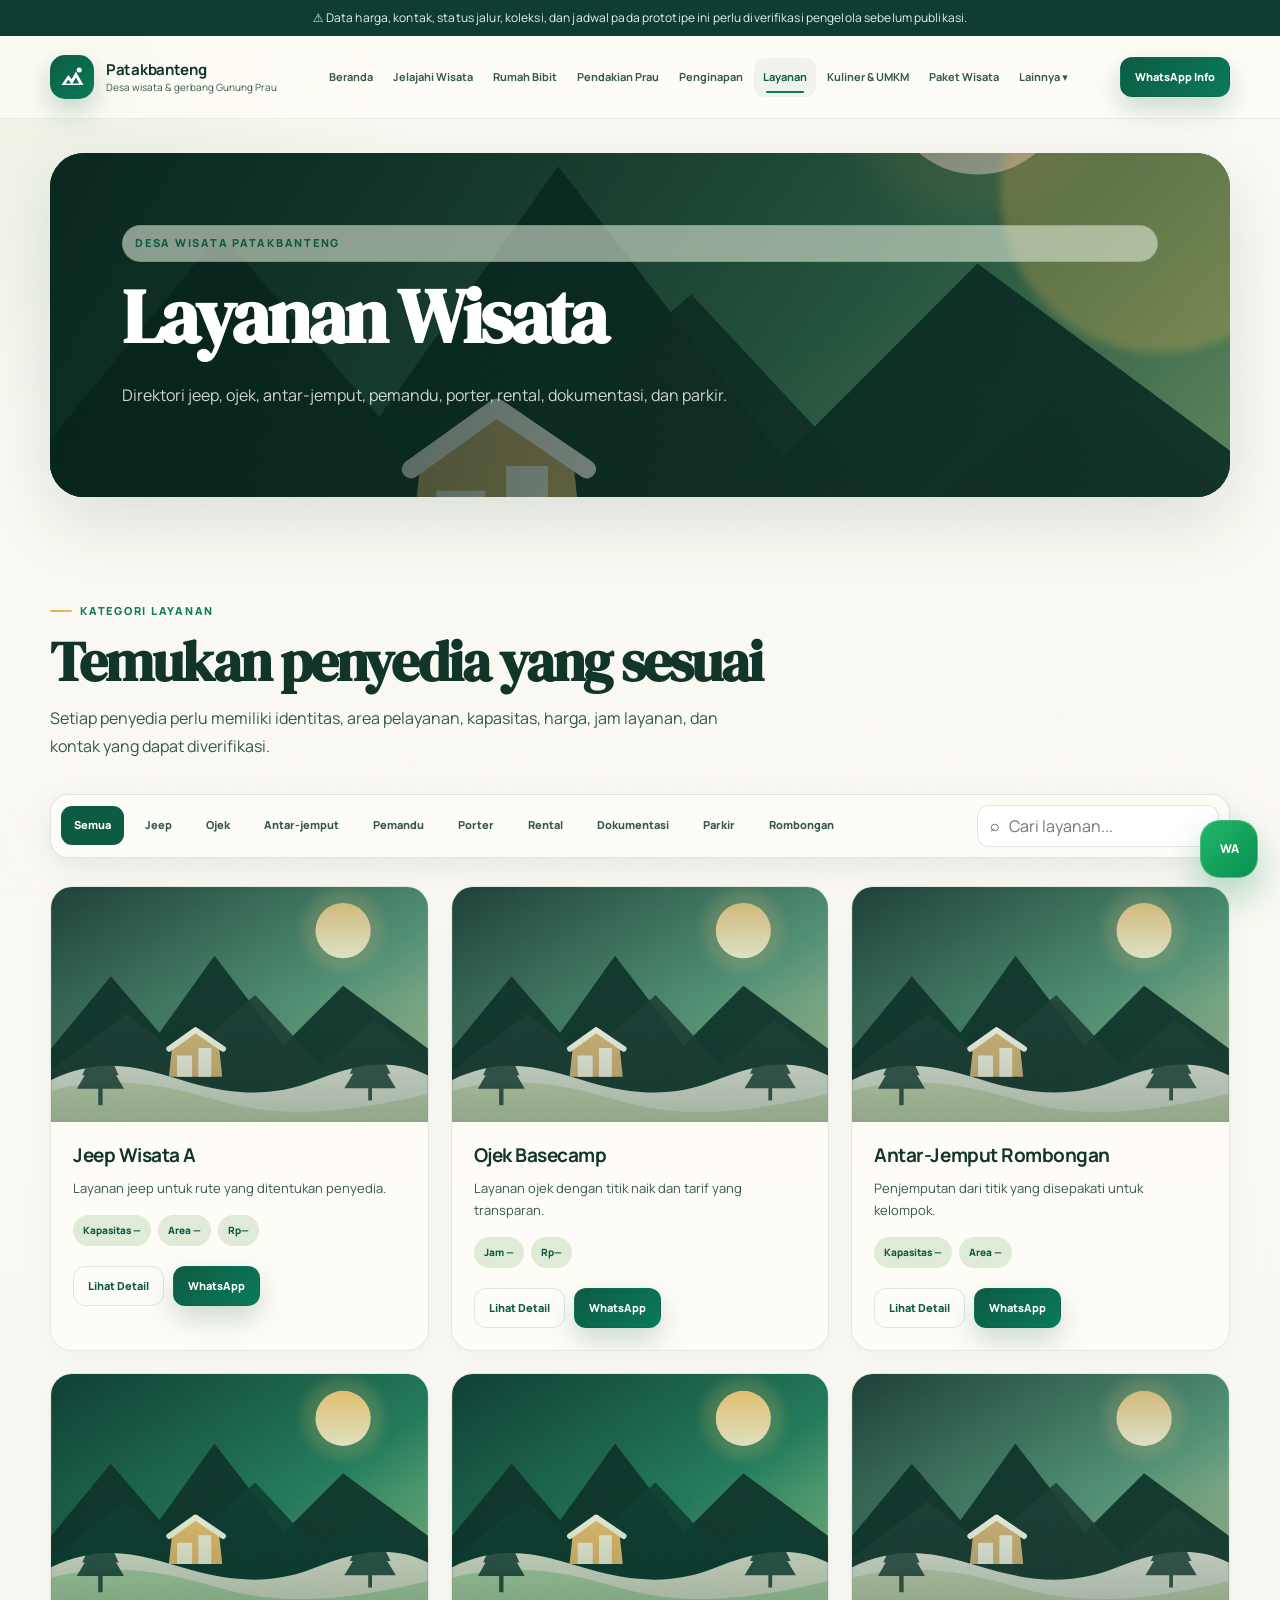
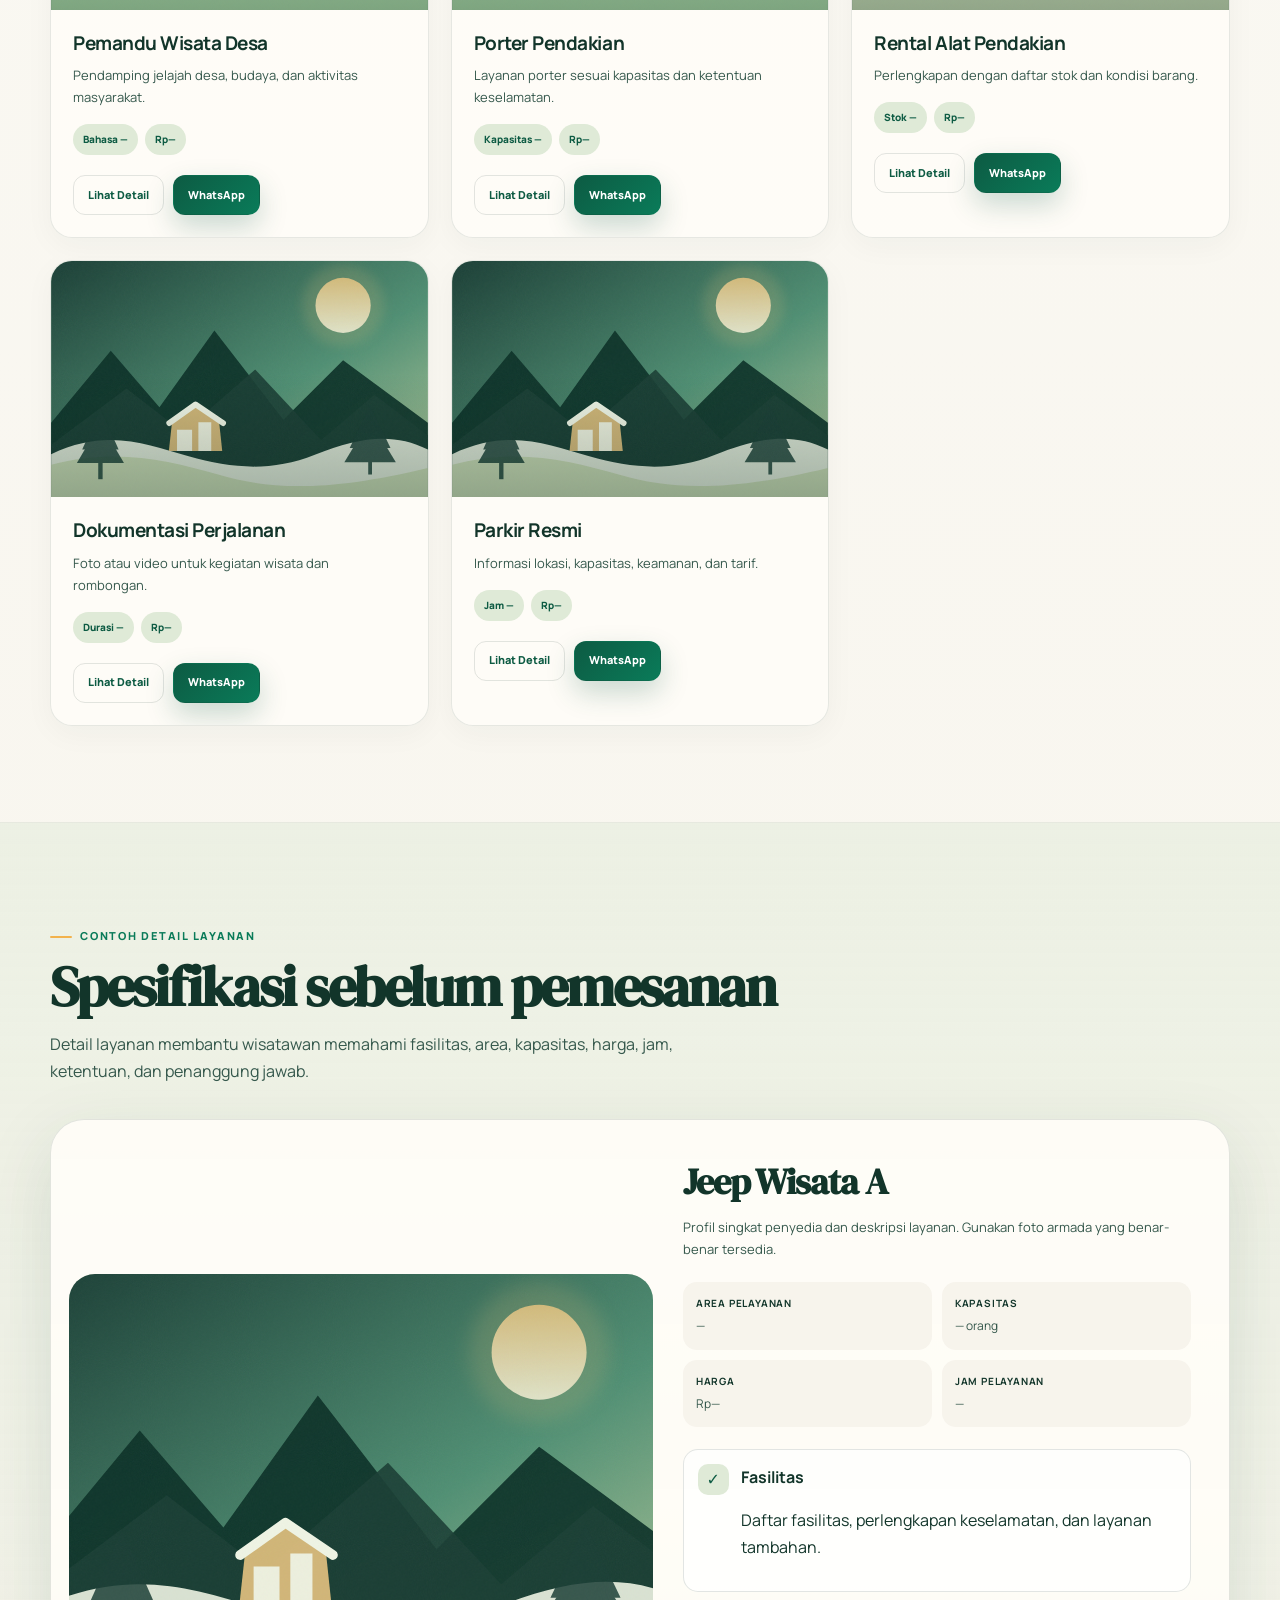
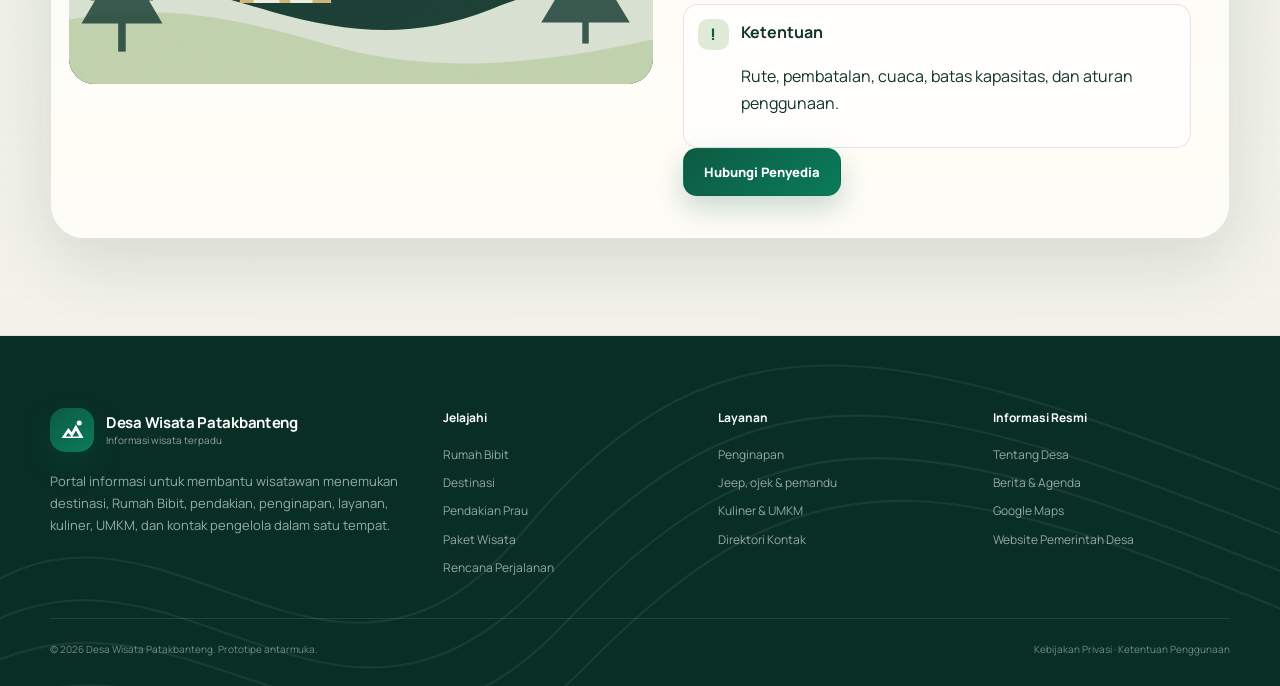
<file: layanan.html>
<!DOCTYPE html>
<html lang="id"><head><meta charset="utf-8"/><meta content="width=device-width,initial-scale=1" name="viewport"/><meta content="Direktori jeep, ojek, antar-jemput, pemandu, porter, rental, dokumentasi, dan parkir." name="description"/><title>Layanan Wisata — Desa Wisata Patakbanteng</title><link href="assets/site.css" rel="stylesheet"/><meta content="#0d5b43" name="theme-color"/><link href="assets/favicon.svg" rel="icon" type="image/svg+xml"/></head><body class="page-layanan" data-page="layanan"><a class="skip-link" href="#main">Lewati ke konten utama</a>
<div class="notice"><div class="container">⚠ Data harga, kontak, status jalur, koleksi, dan jadwal pada prototipe ini perlu diverifikasi pengelola sebelum publikasi.</div></div>
<header class="site-header"><div class="container header-inner">
<a aria-label="Beranda Desa Wisata Patakbanteng" class="brand" href="index.html"><span class="brand-mark"><svg aria-hidden="true" viewbox="0 0 32 32"><path d="M3 25 11 13l4 5 5-9 9 16H3Zm4.7-2h16.1L20.2 16l-5 8-4.1-5.2L7.7 23Z" fill="currentColor"></path><circle cx="24" cy="7" fill="currentColor" r="3"></circle></svg></span><span class="brand-copy"><strong>Patakbanteng</strong><span>Desa wisata &amp; gerbang Gunung Prau</span></span></a>
<nav aria-label="Navigasi utama" class="main-nav"><a href="index.html">Beranda</a><a href="jelajahi.html">Jelajahi Wisata</a><a href="rumah-bibit.html">Rumah Bibit</a><a href="pendakian.html">Pendakian Prau</a><a href="penginapan.html">Penginapan</a><a href="layanan.html">Layanan</a><a href="kuliner.html">Kuliner &amp; UMKM</a><a href="paket.html">Paket Wisata</a><details class="nav-more"><summary>Lainnya ▾</summary><div class="nav-dropdown"><a href="perjalanan.html">Informasi Perjalanan</a><a href="tentang.html">Tentang Desa</a><a href="berita.html">Berita &amp; Agenda</a><a href="kontak.html">Direktori Kontak</a></div></details></nav>
<div class="header-actions"><a class="btn btn-primary btn-sm" data-wa="" href="#">WhatsApp Info</a><button aria-expanded="false" aria-label="Buka menu" class="menu-toggle">☰</button></div>
</div></header><main id="main"><section class="page-hero"><div class="container"><div class="page-hero-shell"><span class="eyebrow">Desa Wisata Patakbanteng</span><h1>Layanan Wisata</h1><p>Direktori jeep, ojek, antar-jemput, pemandu, porter, rental, dokumentasi, dan parkir.</p></div></div></section><section class="section"><div class="container"><div class="section-head"><div><div class="kicker">Kategori layanan</div><h2>Temukan penyedia yang sesuai</h2><p>Setiap penyedia perlu memiliki identitas, area pelayanan, kapasitas, harga, jam layanan, dan kontak yang dapat diverifikasi.</p></div></div><div class="filter-bar" data-filter-group="" data-target="service-grid"><button class="filter-chip active" data-filter="all">Semua</button><button class="filter-chip" data-filter="jeep">Jeep</button><button class="filter-chip" data-filter="ojek">Ojek</button><button class="filter-chip" data-filter="antar">Antar-jemput</button><button class="filter-chip" data-filter="pemandu">Pemandu</button><button class="filter-chip" data-filter="porter">Porter</button><button class="filter-chip" data-filter="rental">Rental</button><button class="filter-chip" data-filter="dokumentasi">Dokumentasi</button><button class="filter-chip" data-filter="parkir">Parkir</button><button class="filter-chip" data-filter="rombongan">Rombongan</button><label class="search-box">⌕<input data-search-target="service-grid" placeholder="Cari layanan..." type="search"/></label></div><div class="grid grid-3" id="service-grid"><article class="card" data-category="jeep" data-searchable=""><div class="card-media"><img alt="Jeep Wisata A" src="assets/jeep.svg"/></div><div class="card-body"><h3 class="card-title">Jeep Wisata A</h3><p class="card-text">Layanan jeep untuk rute yang ditentukan penyedia.</p><div class="card-meta"><span class="meta-pill">Kapasitas —</span><span class="meta-pill">Area —</span><span class="meta-pill">Rp—</span></div><div class="card-actions"><a class="btn btn-ghost btn-sm" href="#detail">Lihat Detail</a><a class="btn btn-primary btn-sm" data-wa="" href="#">WhatsApp</a></div></div></article><article class="card" data-category="ojek" data-searchable=""><div class="card-media"><img alt="Ojek Basecamp" src="assets/jeep.svg"/></div><div class="card-body"><h3 class="card-title">Ojek Basecamp</h3><p class="card-text">Layanan ojek dengan titik naik dan tarif yang transparan.</p><div class="card-meta"><span class="meta-pill">Jam —</span><span class="meta-pill">Rp—</span></div><div class="card-actions"><a class="btn btn-ghost btn-sm" href="#detail">Lihat Detail</a><a class="btn btn-primary btn-sm" data-wa="" href="#">WhatsApp</a></div></div></article><article class="card" data-category="antar" data-searchable=""><div class="card-media"><img alt="Antar-Jemput Rombongan" src="assets/rute.svg"/></div><div class="card-body"><h3 class="card-title">Antar-Jemput Rombongan</h3><p class="card-text">Penjemputan dari titik yang disepakati untuk kelompok.</p><div class="card-meta"><span class="meta-pill">Kapasitas —</span><span class="meta-pill">Area —</span></div><div class="card-actions"><a class="btn btn-ghost btn-sm" href="#detail">Lihat Detail</a><a class="btn btn-primary btn-sm" data-wa="" href="#">WhatsApp</a></div></div></article><article class="card" data-category="pemandu" data-searchable=""><div class="card-media"><img alt="Pemandu Wisata Desa" src="assets/pemandu.svg"/></div><div class="card-body"><h3 class="card-title">Pemandu Wisata Desa</h3><p class="card-text">Pendamping jelajah desa, budaya, dan aktivitas masyarakat.</p><div class="card-meta"><span class="meta-pill">Bahasa —</span><span class="meta-pill">Rp—</span></div><div class="card-actions"><a class="btn btn-ghost btn-sm" href="#detail">Lihat Detail</a><a class="btn btn-primary btn-sm" data-wa="" href="#">WhatsApp</a></div></div></article><article class="card" data-category="porter" data-searchable=""><div class="card-media"><img alt="Porter Pendakian" src="assets/pemandu.svg"/></div><div class="card-body"><h3 class="card-title">Porter Pendakian</h3><p class="card-text">Layanan porter sesuai kapasitas dan ketentuan keselamatan.</p><div class="card-meta"><span class="meta-pill">Kapasitas —</span><span class="meta-pill">Rp—</span></div><div class="card-actions"><a class="btn btn-ghost btn-sm" href="#detail">Lihat Detail</a><a class="btn btn-primary btn-sm" data-wa="" href="#">WhatsApp</a></div></div></article><article class="card" data-category="rental" data-searchable=""><div class="card-media"><img alt="Rental Alat Pendakian" src="assets/rental.svg"/></div><div class="card-body"><h3 class="card-title">Rental Alat Pendakian</h3><p class="card-text">Perlengkapan dengan daftar stok dan kondisi barang.</p><div class="card-meta"><span class="meta-pill">Stok —</span><span class="meta-pill">Rp—</span></div><div class="card-actions"><a class="btn btn-ghost btn-sm" href="#detail">Lihat Detail</a><a class="btn btn-primary btn-sm" data-wa="" href="#">WhatsApp</a></div></div></article><article class="card" data-category="dokumentasi" data-searchable=""><div class="card-media"><img alt="Dokumentasi Perjalanan" src="assets/berita.svg"/></div><div class="card-body"><h3 class="card-title">Dokumentasi Perjalanan</h3><p class="card-text">Foto atau video untuk kegiatan wisata dan rombongan.</p><div class="card-meta"><span class="meta-pill">Durasi —</span><span class="meta-pill">Rp—</span></div><div class="card-actions"><a class="btn btn-ghost btn-sm" href="#detail">Lihat Detail</a><a class="btn btn-primary btn-sm" data-wa="" href="#">WhatsApp</a></div></div></article><article class="card" data-category="parkir" data-searchable=""><div class="card-media"><img alt="Parkir Resmi" src="assets/parkir.svg"/></div><div class="card-body"><h3 class="card-title">Parkir Resmi</h3><p class="card-text">Informasi lokasi, kapasitas, keamanan, dan tarif.</p><div class="card-meta"><span class="meta-pill">Jam —</span><span class="meta-pill">Rp—</span></div><div class="card-actions"><a class="btn btn-ghost btn-sm" href="#detail">Lihat Detail</a><a class="btn btn-primary btn-sm" data-wa="" href="#">WhatsApp</a></div></div></article></div></div></section>
<section class="section section-alt" id="detail"><div class="container"><div class="section-head"><div><div class="kicker">Contoh detail layanan</div><h2>Spesifikasi sebelum pemesanan</h2><p>Detail layanan membantu wisatawan memahami fasilitas, area, kapasitas, harga, jam, ketentuan, dan penanggung jawab.</p></div></div><div class="detail-panel"><div class="detail-layout"><div class="detail-image"><img alt="Gambar utama layanan jeep" src="assets/jeep.svg"/></div><div class="detail-content"><h3>Jeep Wisata A</h3><p class="card-text">Profil singkat penyedia dan deskripsi layanan. Gunakan foto armada yang benar-benar tersedia.</p><div class="detail-list"><div class="detail-item"><strong>Area pelayanan</strong>—</div><div class="detail-item"><strong>Kapasitas</strong>— orang</div><div class="detail-item"><strong>Harga</strong>Rp—</div><div class="detail-item"><strong>Jam pelayanan</strong>—</div></div><div class="icon-list"><div class="icon-row"><span class="icon-dot">✓</span><div><strong>Fasilitas</strong><p>Daftar fasilitas, perlengkapan keselamatan, dan layanan tambahan.</p></div></div><div class="icon-row"><span class="icon-dot">!</span><div><strong>Ketentuan</strong><p>Rute, pembatalan, cuaca, batas kapasitas, dan aturan penggunaan.</p></div></div></div><a class="btn btn-primary" data-wa="" href="#">Hubungi Penyedia</a></div></div></div></div></section></main><footer class="site-footer"><div class="container">
<div class="footer-grid"><div class="footer-brand"><a class="brand" href="index.html"><span class="brand-mark"><svg aria-hidden="true" viewbox="0 0 32 32"><path d="M3 25 11 13l4 5 5-9 9 16H3Zm4.7-2h16.1L20.2 16l-5 8-4.1-5.2L7.7 23Z" fill="currentColor"></path><circle cx="24" cy="7" fill="currentColor" r="3"></circle></svg></span><span class="brand-copy"><strong>Desa Wisata Patakbanteng</strong><span>Informasi wisata terpadu</span></span></a><p>Portal informasi untuk membantu wisatawan menemukan destinasi, Rumah Bibit, pendakian, penginapan, layanan, kuliner, UMKM, dan kontak pengelola dalam satu tempat.</p></div>
<div class="footer-col"><h4>Jelajahi</h4><a href="rumah-bibit.html">Rumah Bibit</a><a href="jelajahi.html">Destinasi</a><a href="pendakian.html">Pendakian Prau</a><a href="paket.html">Paket Wisata</a><a href="perjalanan.html">Rencana Perjalanan</a></div>
<div class="footer-col"><h4>Layanan</h4><a href="penginapan.html">Penginapan</a><a href="layanan.html">Jeep, ojek &amp; pemandu</a><a href="kuliner.html">Kuliner &amp; UMKM</a><a href="kontak.html">Direktori Kontak</a></div>
<div class="footer-col"><h4>Informasi Resmi</h4><a href="tentang.html">Tentang Desa</a><a href="berita.html">Berita &amp; Agenda</a><a href="#">Google Maps</a><a href="#">Website Pemerintah Desa</a></div></div>
<div class="footer-bottom"><span>© 2026 Desa Wisata Patakbanteng. Prototipe antarmuka.</span><span>Kebijakan Privasi · Ketentuan Penggunaan</span></div></div></footer><script src="assets/site.js"></script></body></html>
</file>
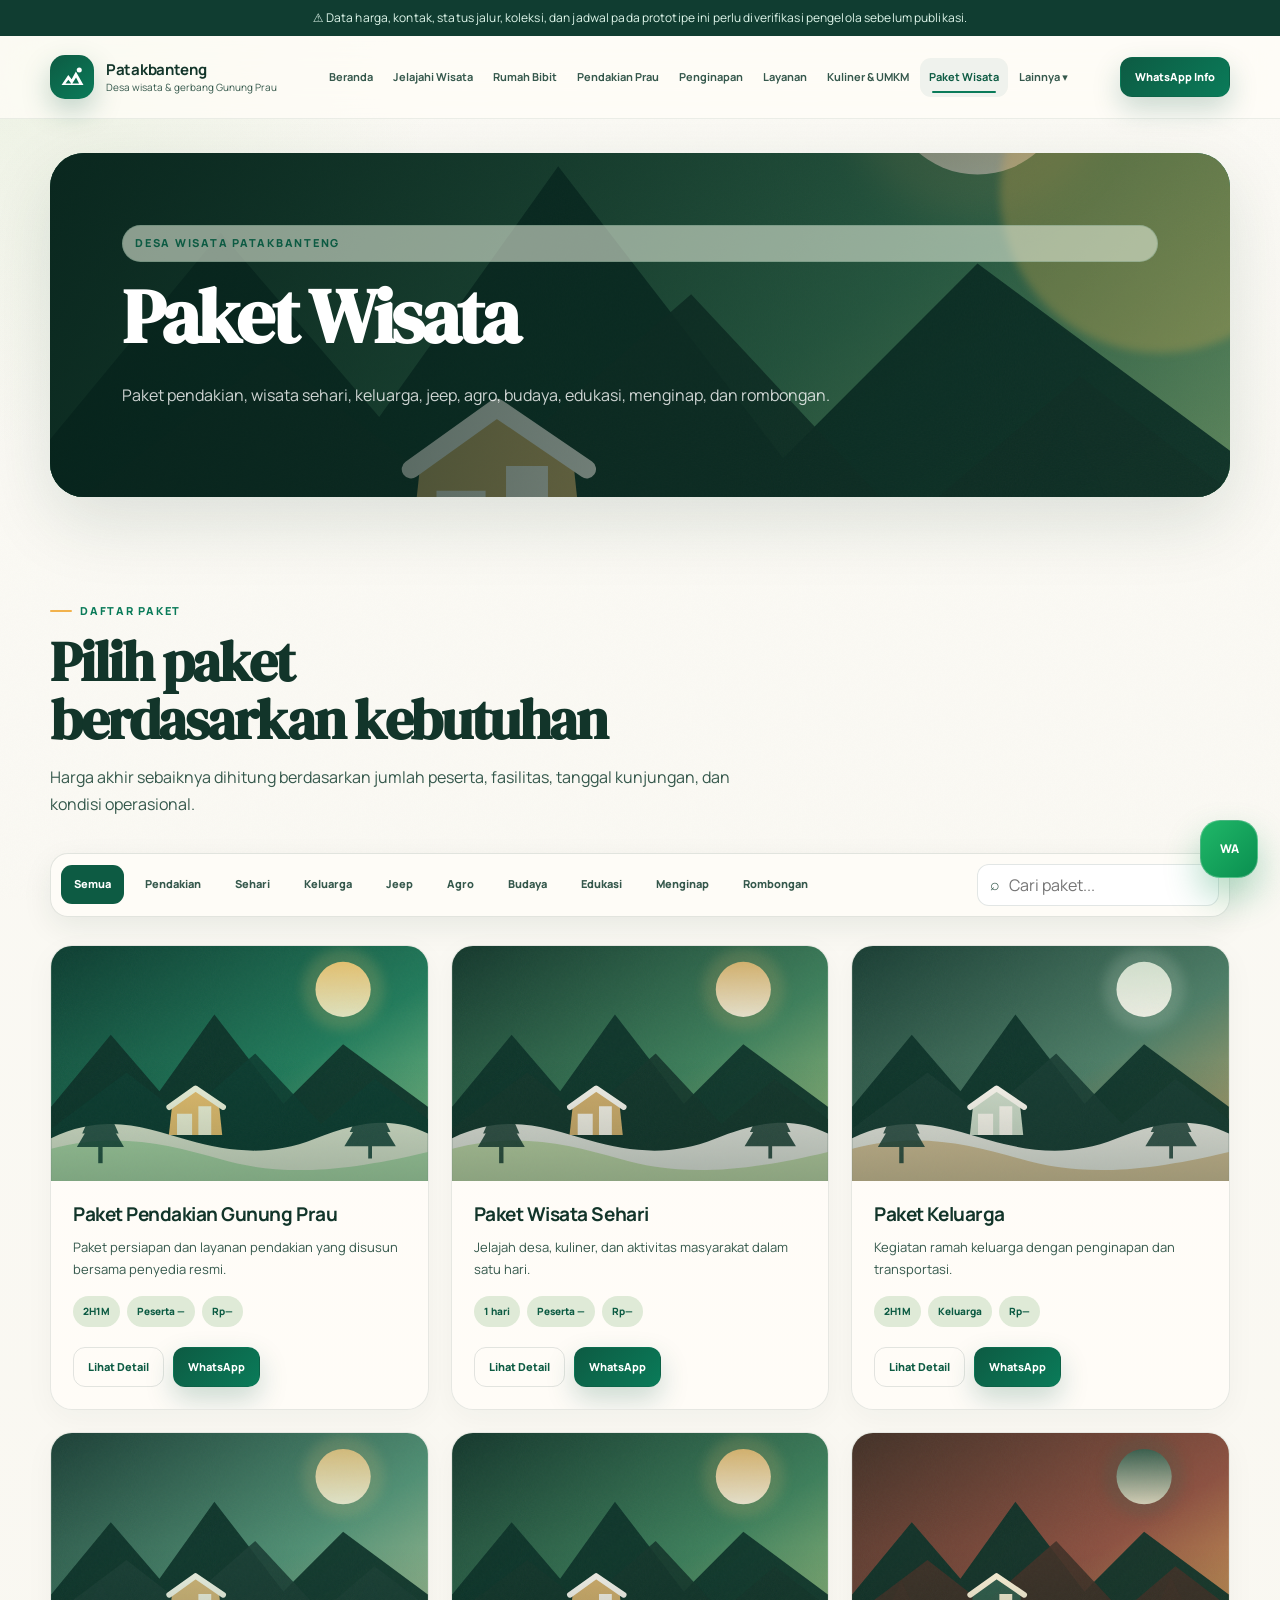
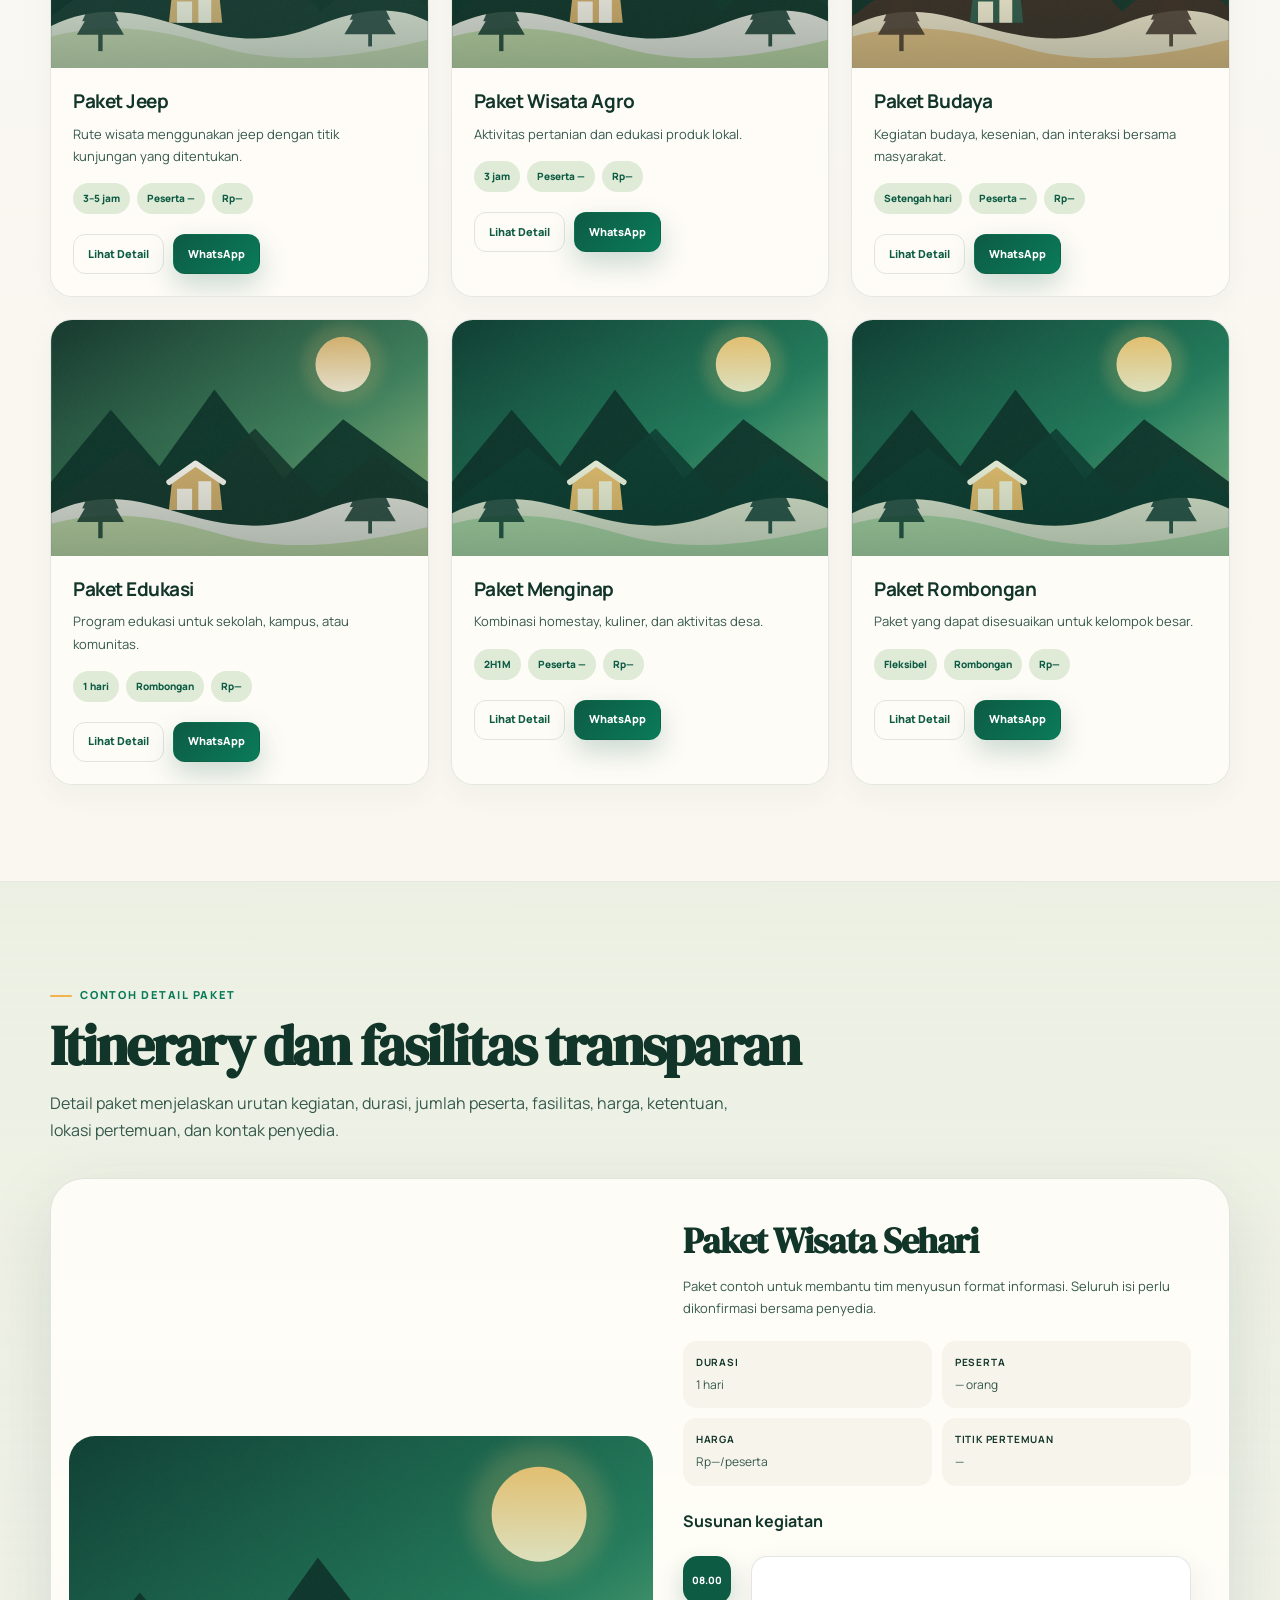
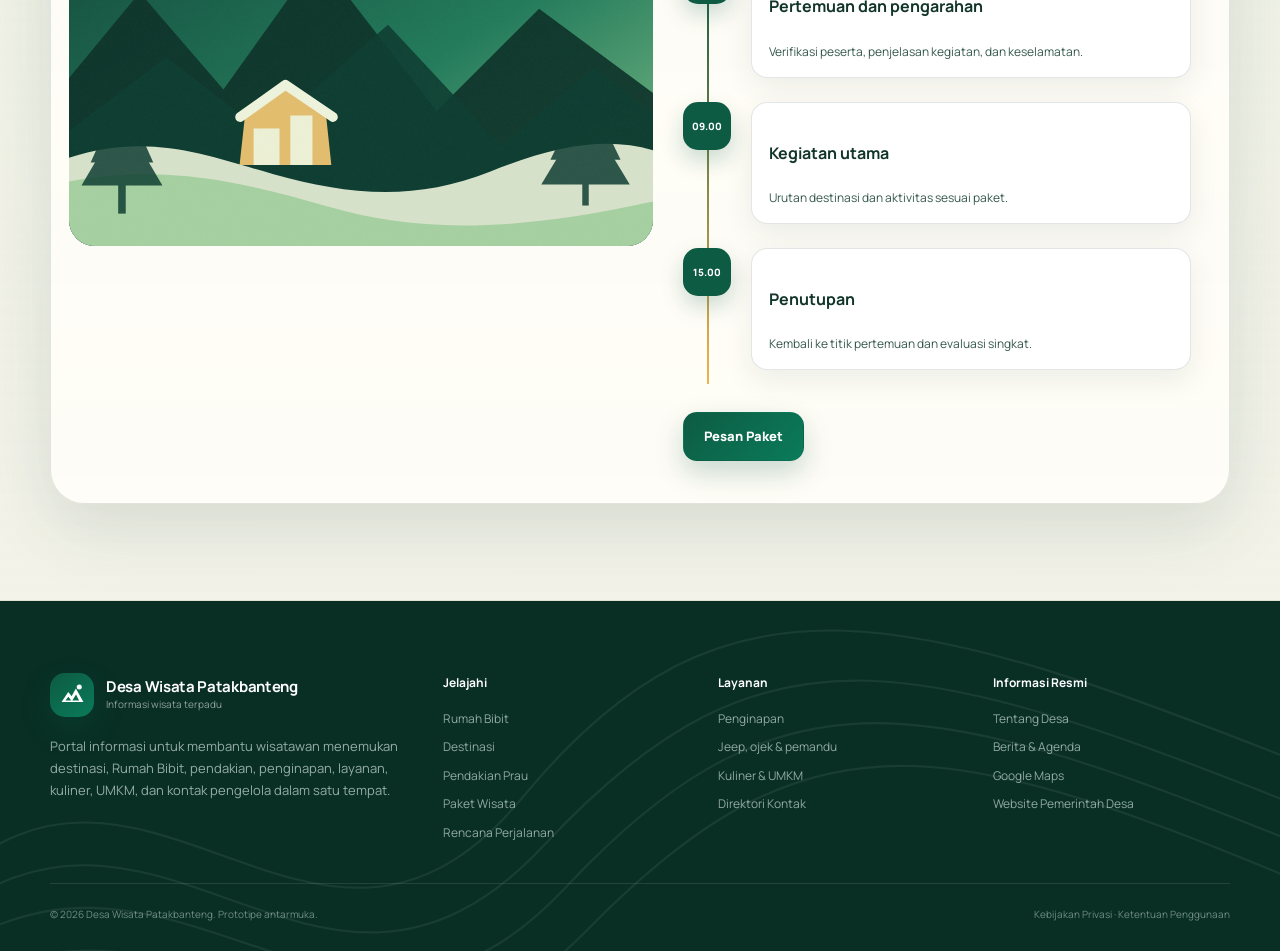
<file: paket.html>
<!DOCTYPE html>
<html lang="id"><head><meta charset="utf-8"/><meta content="width=device-width,initial-scale=1" name="viewport"/><meta content="Paket pendakian, wisata sehari, keluarga, jeep, agro, budaya, edukasi, menginap, dan rombongan." name="description"/><title>Paket Wisata — Desa Wisata Patakbanteng</title><link href="assets/site.css" rel="stylesheet"/><meta content="#0d5b43" name="theme-color"/><link href="assets/favicon.svg" rel="icon" type="image/svg+xml"/></head><body class="page-paket" data-page="paket"><a class="skip-link" href="#main">Lewati ke konten utama</a>
<div class="notice"><div class="container">⚠ Data harga, kontak, status jalur, koleksi, dan jadwal pada prototipe ini perlu diverifikasi pengelola sebelum publikasi.</div></div>
<header class="site-header"><div class="container header-inner">
<a aria-label="Beranda Desa Wisata Patakbanteng" class="brand" href="index.html"><span class="brand-mark"><svg aria-hidden="true" viewbox="0 0 32 32"><path d="M3 25 11 13l4 5 5-9 9 16H3Zm4.7-2h16.1L20.2 16l-5 8-4.1-5.2L7.7 23Z" fill="currentColor"></path><circle cx="24" cy="7" fill="currentColor" r="3"></circle></svg></span><span class="brand-copy"><strong>Patakbanteng</strong><span>Desa wisata &amp; gerbang Gunung Prau</span></span></a>
<nav aria-label="Navigasi utama" class="main-nav"><a href="index.html">Beranda</a><a href="jelajahi.html">Jelajahi Wisata</a><a href="rumah-bibit.html">Rumah Bibit</a><a href="pendakian.html">Pendakian Prau</a><a href="penginapan.html">Penginapan</a><a href="layanan.html">Layanan</a><a href="kuliner.html">Kuliner &amp; UMKM</a><a href="paket.html">Paket Wisata</a><details class="nav-more"><summary>Lainnya ▾</summary><div class="nav-dropdown"><a href="perjalanan.html">Informasi Perjalanan</a><a href="tentang.html">Tentang Desa</a><a href="berita.html">Berita &amp; Agenda</a><a href="kontak.html">Direktori Kontak</a></div></details></nav>
<div class="header-actions"><a class="btn btn-primary btn-sm" data-wa="" href="#">WhatsApp Info</a><button aria-expanded="false" aria-label="Buka menu" class="menu-toggle">☰</button></div>
</div></header><main id="main"><section class="page-hero"><div class="container"><div class="page-hero-shell"><span class="eyebrow">Desa Wisata Patakbanteng</span><h1>Paket Wisata</h1><p>Paket pendakian, wisata sehari, keluarga, jeep, agro, budaya, edukasi, menginap, dan rombongan.</p></div></div></section><section class="section"><div class="container"><div class="section-head"><div><div class="kicker">Daftar paket</div><h2>Pilih paket berdasarkan kebutuhan</h2><p>Harga akhir sebaiknya dihitung berdasarkan jumlah peserta, fasilitas, tanggal kunjungan, dan kondisi operasional.</p></div></div><div class="filter-bar" data-filter-group="" data-target="package-grid"><button class="filter-chip active" data-filter="all">Semua</button><button class="filter-chip" data-filter="pendakian">Pendakian</button><button class="filter-chip" data-filter="sehari">Sehari</button><button class="filter-chip" data-filter="keluarga">Keluarga</button><button class="filter-chip" data-filter="jeep">Jeep</button><button class="filter-chip" data-filter="agro">Agro</button><button class="filter-chip" data-filter="budaya">Budaya</button><button class="filter-chip" data-filter="edukasi">Edukasi</button><button class="filter-chip" data-filter="menginap">Menginap</button><button class="filter-chip" data-filter="rombongan">Rombongan</button><label class="search-box">⌕<input data-search-target="package-grid" placeholder="Cari paket..." type="search"/></label></div><div class="grid grid-3" id="package-grid"><article class="card" data-category="pendakian" data-searchable=""><div class="card-media"><img alt="Paket Pendakian Gunung Prau" src="assets/pendakian.svg"/></div><div class="card-body"><h3 class="card-title">Paket Pendakian Gunung Prau</h3><p class="card-text">Paket persiapan dan layanan pendakian yang disusun bersama penyedia resmi.</p><div class="card-meta"><span class="meta-pill">2H1M</span><span class="meta-pill">Peserta —</span><span class="meta-pill">Rp—</span></div><div class="card-actions"><a class="btn btn-ghost btn-sm" href="#detail">Lihat Detail</a><a class="btn btn-primary btn-sm" data-wa="" href="#">WhatsApp</a></div></div></article><article class="card" data-category="sehari" data-searchable=""><div class="card-media"><img alt="Paket Wisata Sehari" src="assets/desa.svg"/></div><div class="card-body"><h3 class="card-title">Paket Wisata Sehari</h3><p class="card-text">Jelajah desa, kuliner, dan aktivitas masyarakat dalam satu hari.</p><div class="card-meta"><span class="meta-pill">1 hari</span><span class="meta-pill">Peserta —</span><span class="meta-pill">Rp—</span></div><div class="card-actions"><a class="btn btn-ghost btn-sm" href="#detail">Lihat Detail</a><a class="btn btn-primary btn-sm" data-wa="" href="#">WhatsApp</a></div></div></article><article class="card" data-category="keluarga" data-searchable=""><div class="card-media"><img alt="Paket Keluarga" src="assets/penginapan.svg"/></div><div class="card-body"><h3 class="card-title">Paket Keluarga</h3><p class="card-text">Kegiatan ramah keluarga dengan penginapan dan transportasi.</p><div class="card-meta"><span class="meta-pill">2H1M</span><span class="meta-pill">Keluarga</span><span class="meta-pill">Rp—</span></div><div class="card-actions"><a class="btn btn-ghost btn-sm" href="#detail">Lihat Detail</a><a class="btn btn-primary btn-sm" data-wa="" href="#">WhatsApp</a></div></div></article><article class="card" data-category="jeep" data-searchable=""><div class="card-media"><img alt="Paket Jeep" src="assets/jeep.svg"/></div><div class="card-body"><h3 class="card-title">Paket Jeep</h3><p class="card-text">Rute wisata menggunakan jeep dengan titik kunjungan yang ditentukan.</p><div class="card-meta"><span class="meta-pill">3–5 jam</span><span class="meta-pill">Peserta —</span><span class="meta-pill">Rp—</span></div><div class="card-actions"><a class="btn btn-ghost btn-sm" href="#detail">Lihat Detail</a><a class="btn btn-primary btn-sm" data-wa="" href="#">WhatsApp</a></div></div></article><article class="card" data-category="agro" data-searchable=""><div class="card-media"><img alt="Paket Wisata Agro" src="assets/agro.svg"/></div><div class="card-body"><h3 class="card-title">Paket Wisata Agro</h3><p class="card-text">Aktivitas pertanian dan edukasi produk lokal.</p><div class="card-meta"><span class="meta-pill">3 jam</span><span class="meta-pill">Peserta —</span><span class="meta-pill">Rp—</span></div><div class="card-actions"><a class="btn btn-ghost btn-sm" href="#detail">Lihat Detail</a><a class="btn btn-primary btn-sm" data-wa="" href="#">WhatsApp</a></div></div></article><article class="card" data-category="budaya" data-searchable=""><div class="card-media"><img alt="Paket Budaya" src="assets/budaya.svg"/></div><div class="card-body"><h3 class="card-title">Paket Budaya</h3><p class="card-text">Kegiatan budaya, kesenian, dan interaksi bersama masyarakat.</p><div class="card-meta"><span class="meta-pill">Setengah hari</span><span class="meta-pill">Peserta —</span><span class="meta-pill">Rp—</span></div><div class="card-actions"><a class="btn btn-ghost btn-sm" href="#detail">Lihat Detail</a><a class="btn btn-primary btn-sm" data-wa="" href="#">WhatsApp</a></div></div></article><article class="card" data-category="edukasi" data-searchable=""><div class="card-media"><img alt="Paket Edukasi" src="assets/agro.svg"/></div><div class="card-body"><h3 class="card-title">Paket Edukasi</h3><p class="card-text">Program edukasi untuk sekolah, kampus, atau komunitas.</p><div class="card-meta"><span class="meta-pill">1 hari</span><span class="meta-pill">Rombongan</span><span class="meta-pill">Rp—</span></div><div class="card-actions"><a class="btn btn-ghost btn-sm" href="#detail">Lihat Detail</a><a class="btn btn-primary btn-sm" data-wa="" href="#">WhatsApp</a></div></div></article><article class="card" data-category="menginap" data-searchable=""><div class="card-media"><img alt="Paket Menginap" src="assets/paket.svg"/></div><div class="card-body"><h3 class="card-title">Paket Menginap</h3><p class="card-text">Kombinasi homestay, kuliner, dan aktivitas desa.</p><div class="card-meta"><span class="meta-pill">2H1M</span><span class="meta-pill">Peserta —</span><span class="meta-pill">Rp—</span></div><div class="card-actions"><a class="btn btn-ghost btn-sm" href="#detail">Lihat Detail</a><a class="btn btn-primary btn-sm" data-wa="" href="#">WhatsApp</a></div></div></article><article class="card" data-category="rombongan" data-searchable=""><div class="card-media"><img alt="Paket Rombongan" src="assets/paket.svg"/></div><div class="card-body"><h3 class="card-title">Paket Rombongan</h3><p class="card-text">Paket yang dapat disesuaikan untuk kelompok besar.</p><div class="card-meta"><span class="meta-pill">Fleksibel</span><span class="meta-pill">Rombongan</span><span class="meta-pill">Rp—</span></div><div class="card-actions"><a class="btn btn-ghost btn-sm" href="#detail">Lihat Detail</a><a class="btn btn-primary btn-sm" data-wa="" href="#">WhatsApp</a></div></div></article></div></div></section>
<section class="section section-alt" id="detail"><div class="container"><div class="section-head"><div><div class="kicker">Contoh detail paket</div><h2>Itinerary dan fasilitas transparan</h2><p>Detail paket menjelaskan urutan kegiatan, durasi, jumlah peserta, fasilitas, harga, ketentuan, lokasi pertemuan, dan kontak penyedia.</p></div></div><div class="detail-panel"><div class="detail-layout"><div class="detail-image"><img alt="Gambar utama paket wisata" src="assets/paket.svg"/></div><div class="detail-content"><h3>Paket Wisata Sehari</h3><p class="card-text">Paket contoh untuk membantu tim menyusun format informasi. Seluruh isi perlu dikonfirmasi bersama penyedia.</p><div class="detail-list"><div class="detail-item"><strong>Durasi</strong>1 hari</div><div class="detail-item"><strong>Peserta</strong>— orang</div><div class="detail-item"><strong>Harga</strong>Rp—/peserta</div><div class="detail-item"><strong>Titik pertemuan</strong>—</div></div><h4>Susunan kegiatan</h4><div class="timeline"><div class="timeline-item"><span class="timeline-time">08.00</span><div><h4>Pertemuan dan pengarahan</h4><p>Verifikasi peserta, penjelasan kegiatan, dan keselamatan.</p></div></div><div class="timeline-item"><span class="timeline-time">09.00</span><div><h4>Kegiatan utama</h4><p>Urutan destinasi dan aktivitas sesuai paket.</p></div></div><div class="timeline-item"><span class="timeline-time">15.00</span><div><h4>Penutupan</h4><p>Kembali ke titik pertemuan dan evaluasi singkat.</p></div></div></div><div class="card-actions" style="margin-top:18px"><a class="btn btn-primary" data-wa="" href="#">Pesan Paket</a></div></div></div></div></div></section></main><footer class="site-footer"><div class="container">
<div class="footer-grid"><div class="footer-brand"><a class="brand" href="index.html"><span class="brand-mark"><svg aria-hidden="true" viewbox="0 0 32 32"><path d="M3 25 11 13l4 5 5-9 9 16H3Zm4.7-2h16.1L20.2 16l-5 8-4.1-5.2L7.7 23Z" fill="currentColor"></path><circle cx="24" cy="7" fill="currentColor" r="3"></circle></svg></span><span class="brand-copy"><strong>Desa Wisata Patakbanteng</strong><span>Informasi wisata terpadu</span></span></a><p>Portal informasi untuk membantu wisatawan menemukan destinasi, Rumah Bibit, pendakian, penginapan, layanan, kuliner, UMKM, dan kontak pengelola dalam satu tempat.</p></div>
<div class="footer-col"><h4>Jelajahi</h4><a href="rumah-bibit.html">Rumah Bibit</a><a href="jelajahi.html">Destinasi</a><a href="pendakian.html">Pendakian Prau</a><a href="paket.html">Paket Wisata</a><a href="perjalanan.html">Rencana Perjalanan</a></div>
<div class="footer-col"><h4>Layanan</h4><a href="penginapan.html">Penginapan</a><a href="layanan.html">Jeep, ojek &amp; pemandu</a><a href="kuliner.html">Kuliner &amp; UMKM</a><a href="kontak.html">Direktori Kontak</a></div>
<div class="footer-col"><h4>Informasi Resmi</h4><a href="tentang.html">Tentang Desa</a><a href="berita.html">Berita &amp; Agenda</a><a href="#">Google Maps</a><a href="#">Website Pemerintah Desa</a></div></div>
<div class="footer-bottom"><span>© 2026 Desa Wisata Patakbanteng. Prototipe antarmuka.</span><span>Kebijakan Privasi · Ketentuan Penggunaan</span></div></div></footer><script src="assets/site.js"></script></body></html>
</file>
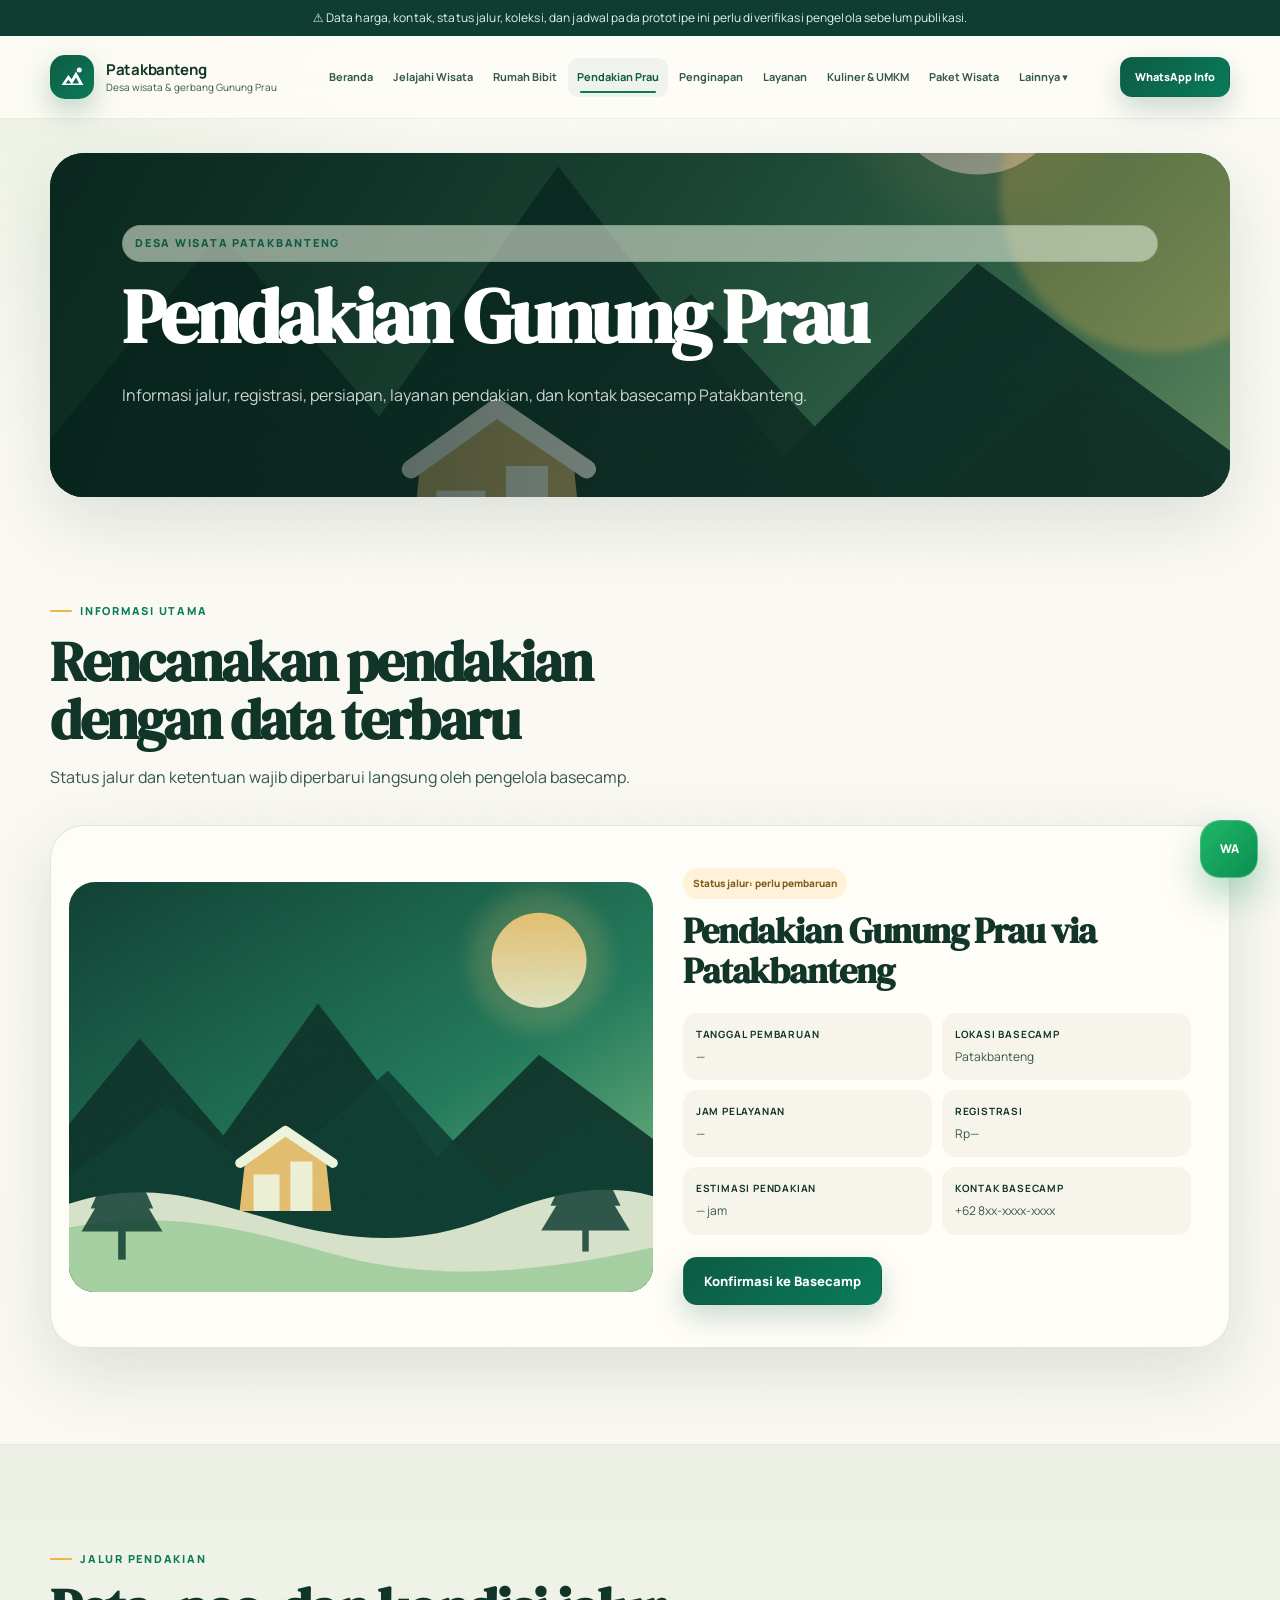
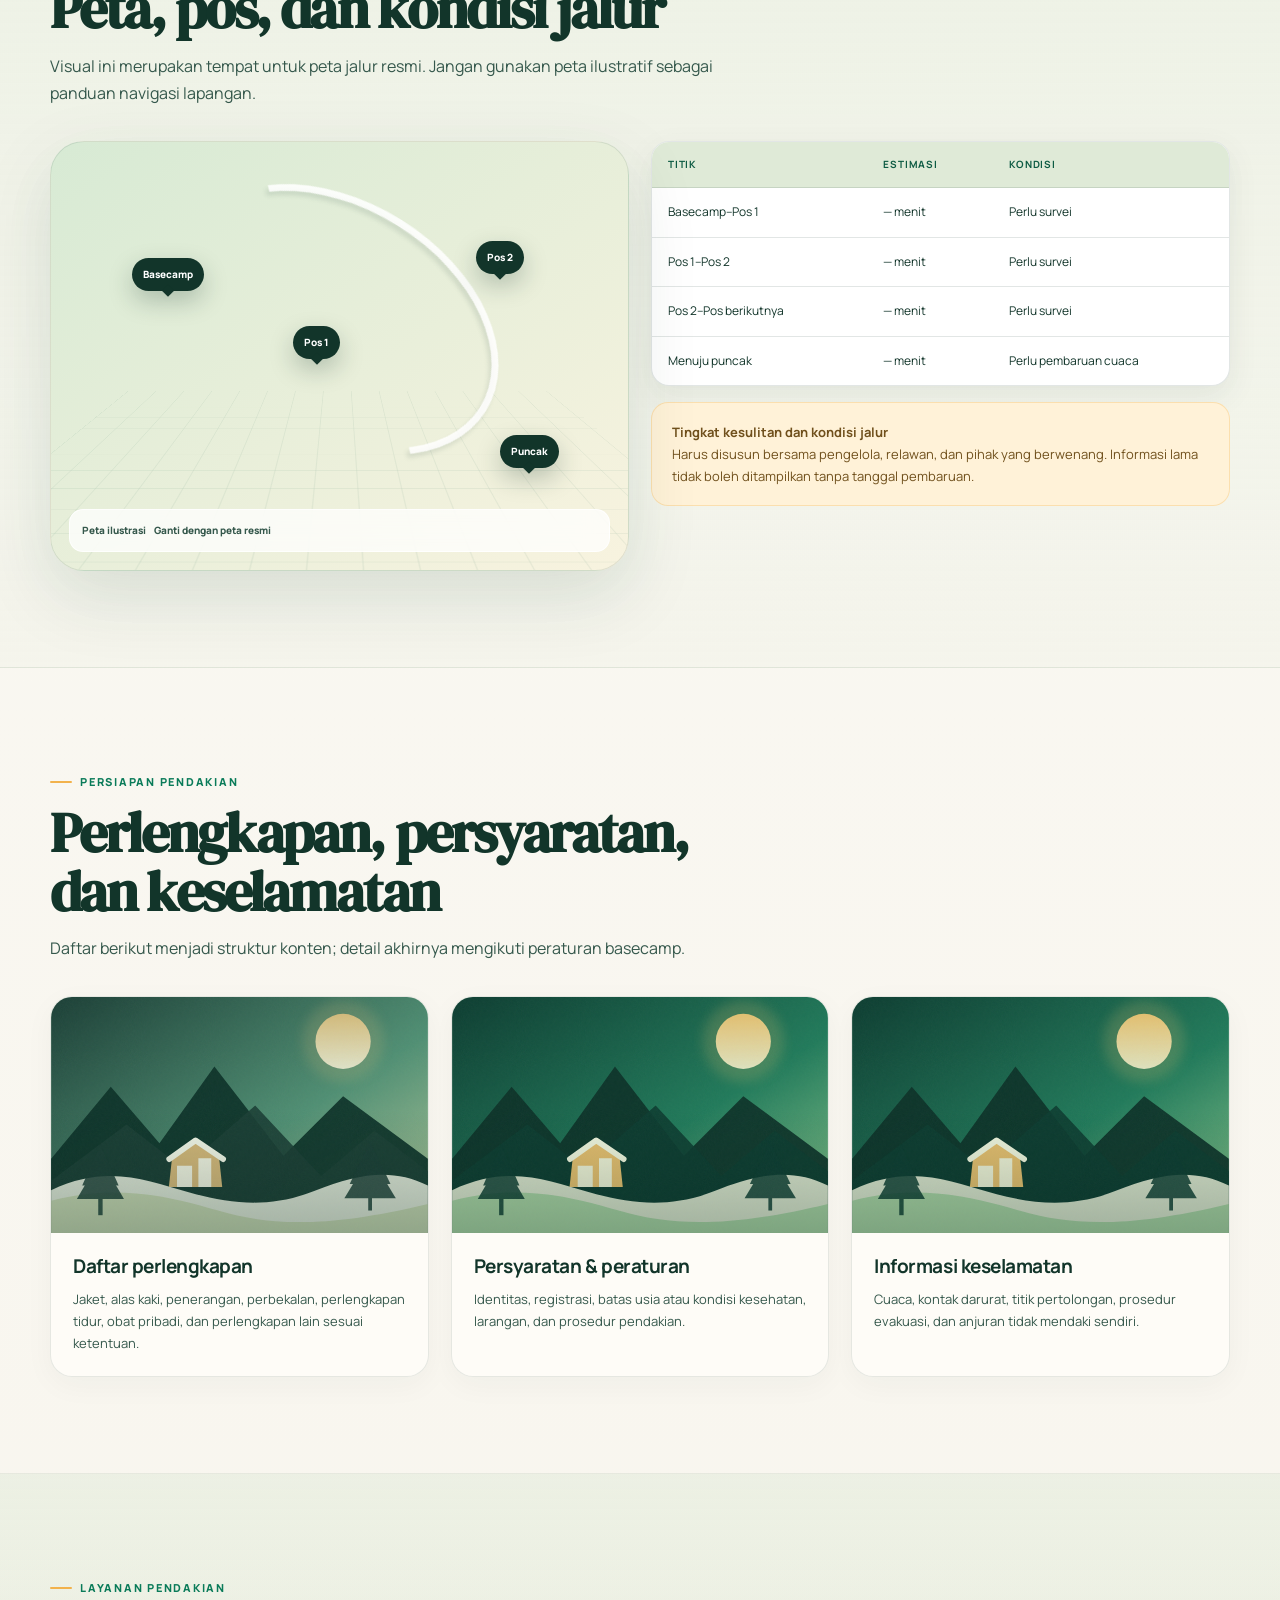
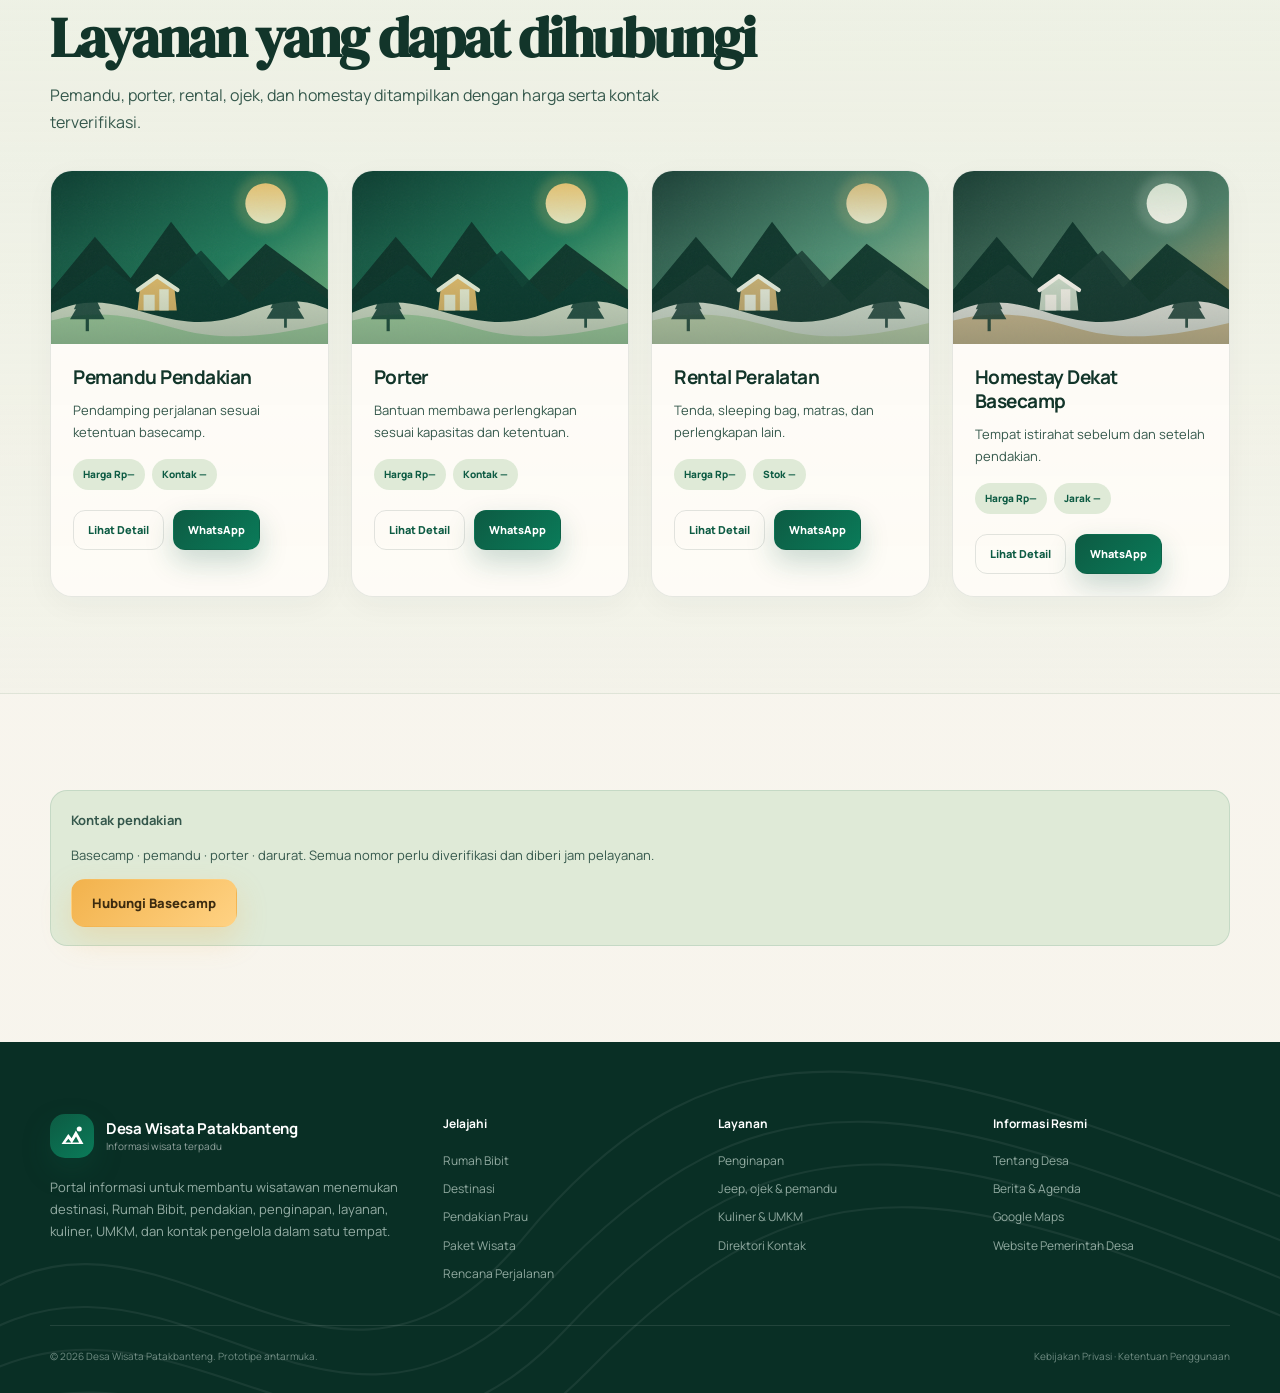
<file: pendakian.html>
<!DOCTYPE html>
<html lang="id"><head><meta charset="utf-8"/><meta content="width=device-width,initial-scale=1" name="viewport"/><meta content="Informasi jalur, registrasi, persiapan, layanan pendakian, dan kontak basecamp Patakbanteng." name="description"/><title>Pendakian Gunung Prau — Desa Wisata Patakbanteng</title><link href="assets/site.css" rel="stylesheet"/><meta content="#0d5b43" name="theme-color"/><link href="assets/favicon.svg" rel="icon" type="image/svg+xml"/></head><body class="page-pendakian" data-page="pendakian"><a class="skip-link" href="#main">Lewati ke konten utama</a>
<div class="notice"><div class="container">⚠ Data harga, kontak, status jalur, koleksi, dan jadwal pada prototipe ini perlu diverifikasi pengelola sebelum publikasi.</div></div>
<header class="site-header"><div class="container header-inner">
<a aria-label="Beranda Desa Wisata Patakbanteng" class="brand" href="index.html"><span class="brand-mark"><svg aria-hidden="true" viewbox="0 0 32 32"><path d="M3 25 11 13l4 5 5-9 9 16H3Zm4.7-2h16.1L20.2 16l-5 8-4.1-5.2L7.7 23Z" fill="currentColor"></path><circle cx="24" cy="7" fill="currentColor" r="3"></circle></svg></span><span class="brand-copy"><strong>Patakbanteng</strong><span>Desa wisata &amp; gerbang Gunung Prau</span></span></a>
<nav aria-label="Navigasi utama" class="main-nav"><a href="index.html">Beranda</a><a href="jelajahi.html">Jelajahi Wisata</a><a href="rumah-bibit.html">Rumah Bibit</a><a href="pendakian.html">Pendakian Prau</a><a href="penginapan.html">Penginapan</a><a href="layanan.html">Layanan</a><a href="kuliner.html">Kuliner &amp; UMKM</a><a href="paket.html">Paket Wisata</a><details class="nav-more"><summary>Lainnya ▾</summary><div class="nav-dropdown"><a href="perjalanan.html">Informasi Perjalanan</a><a href="tentang.html">Tentang Desa</a><a href="berita.html">Berita &amp; Agenda</a><a href="kontak.html">Direktori Kontak</a></div></details></nav>
<div class="header-actions"><a class="btn btn-primary btn-sm" data-wa="" href="#">WhatsApp Info</a><button aria-expanded="false" aria-label="Buka menu" class="menu-toggle">☰</button></div>
</div></header><main id="main"><section class="page-hero"><div class="container"><div class="page-hero-shell"><span class="eyebrow">Desa Wisata Patakbanteng</span><h1>Pendakian Gunung Prau</h1><p>Informasi jalur, registrasi, persiapan, layanan pendakian, dan kontak basecamp Patakbanteng.</p></div></div></section><section class="section"><div class="container"><div class="section-head"><div><div class="kicker">Informasi utama</div><h2>Rencanakan pendakian dengan data terbaru</h2><p>Status jalur dan ketentuan wajib diperbarui langsung oleh pengelola basecamp.</p></div></div><div class="detail-panel" id="detail"><div class="detail-layout"><div class="detail-image"><img alt="Gunung Prau dan jalur pendakian" src="assets/pendakian.svg"/></div><div class="detail-content"><span class="status">Status jalur: perlu pembaruan</span><h3>Pendakian Gunung Prau via Patakbanteng</h3><div class="detail-list"><div class="detail-item"><strong>Tanggal pembaruan</strong>—</div><div class="detail-item"><strong>Lokasi basecamp</strong>Patakbanteng</div><div class="detail-item"><strong>Jam pelayanan</strong>—</div><div class="detail-item"><strong>Registrasi</strong>Rp—</div><div class="detail-item"><strong>Estimasi pendakian</strong>— jam</div><div class="detail-item"><strong>Kontak basecamp</strong>+62 8xx-xxxx-xxxx</div></div><a class="btn btn-primary" data-message="Halo Basecamp Patakbanteng, saya ingin menanyakan status jalur dan registrasi pendakian Gunung Prau." data-wa="" href="#">Konfirmasi ke Basecamp</a></div></div></div></div></section>
<section class="section section-alt"><div class="container"><div class="section-head"><div><div class="kicker">Jalur pendakian</div><h2>Peta, pos, dan kondisi jalur</h2><p>Visual ini merupakan tempat untuk peta jalur resmi. Jangan gunakan peta ilustratif sebagai panduan navigasi lapangan.</p></div></div><div class="grid grid-2"><div class="map-card"><div class="map-grid"></div><div class="map-road two"></div><span class="map-pin one">Basecamp</span><span class="map-pin two">Pos 1</span><span class="map-pin three">Pos 2</span><span class="map-pin five">Puncak</span><div class="map-legend"><span>Peta ilustrasi</span><span>Ganti dengan peta resmi</span></div></div><div><table class="data-table"><thead><tr><th>Titik</th><th>Estimasi</th><th>Kondisi</th></tr></thead><tbody><tr><td>Basecamp–Pos 1</td><td>— menit</td><td>Perlu survei</td></tr><tr><td>Pos 1–Pos 2</td><td>— menit</td><td>Perlu survei</td></tr><tr><td>Pos 2–Pos berikutnya</td><td>— menit</td><td>Perlu survei</td></tr><tr><td>Menuju puncak</td><td>— menit</td><td>Perlu pembaruan cuaca</td></tr></tbody></table><div class="warning-box" style="margin-top:16px"><strong>Tingkat kesulitan dan kondisi jalur</strong><br/>Harus disusun bersama pengelola, relawan, dan pihak yang berwenang. Informasi lama tidak boleh ditampilkan tanpa tanggal pembaruan.</div></div></div></div></section>
<section class="section"><div class="container"><div class="section-head"><div><div class="kicker">Persiapan pendakian</div><h2>Perlengkapan, persyaratan, dan keselamatan</h2><p>Daftar berikut menjadi struktur konten; detail akhirnya mengikuti peraturan basecamp.</p></div></div><div class="grid grid-3"><div class="card"><div class="card-media"><img alt="Perlengkapan pendakian" src="assets/rental.svg"/></div><div class="card-body"><h3 class="card-title">Daftar perlengkapan</h3><p class="card-text">Jaket, alas kaki, penerangan, perbekalan, perlengkapan tidur, obat pribadi, dan perlengkapan lain sesuai ketentuan.</p></div></div><div class="card"><div class="card-media"><img alt="Persyaratan pendakian" src="assets/basecamp.svg"/></div><div class="card-body"><h3 class="card-title">Persyaratan &amp; peraturan</h3><p class="card-text">Identitas, registrasi, batas usia atau kondisi kesehatan, larangan, dan prosedur pendakian.</p></div></div><div class="card"><div class="card-media"><img alt="Keselamatan pendakian" src="assets/pendakian.svg"/></div><div class="card-body"><h3 class="card-title">Informasi keselamatan</h3><p class="card-text">Cuaca, kontak darurat, titik pertolongan, prosedur evakuasi, dan anjuran tidak mendaki sendiri.</p></div></div></div></div></section>
<section class="section section-alt"><div class="container"><div class="section-head"><div><div class="kicker">Layanan pendakian</div><h2>Layanan yang dapat dihubungi</h2><p>Pemandu, porter, rental, ojek, dan homestay ditampilkan dengan harga serta kontak terverifikasi.</p></div></div><div class="grid grid-4"><article class="card" data-category="all" data-searchable=""><div class="card-media"><img alt="Pemandu Pendakian" src="assets/pemandu.svg"/></div><div class="card-body"><h3 class="card-title">Pemandu Pendakian</h3><p class="card-text">Pendamping perjalanan sesuai ketentuan basecamp.</p><div class="card-meta"><span class="meta-pill">Harga Rp—</span><span class="meta-pill">Kontak —</span></div><div class="card-actions"><a class="btn btn-ghost btn-sm" href="#detail">Lihat Detail</a><a class="btn btn-primary btn-sm" data-wa="" href="#">WhatsApp</a></div></div></article><article class="card" data-category="all" data-searchable=""><div class="card-media"><img alt="Porter" src="assets/pemandu.svg"/></div><div class="card-body"><h3 class="card-title">Porter</h3><p class="card-text">Bantuan membawa perlengkapan sesuai kapasitas dan ketentuan.</p><div class="card-meta"><span class="meta-pill">Harga Rp—</span><span class="meta-pill">Kontak —</span></div><div class="card-actions"><a class="btn btn-ghost btn-sm" href="#detail">Lihat Detail</a><a class="btn btn-primary btn-sm" data-wa="" href="#">WhatsApp</a></div></div></article><article class="card" data-category="all" data-searchable=""><div class="card-media"><img alt="Rental Peralatan" src="assets/rental.svg"/></div><div class="card-body"><h3 class="card-title">Rental Peralatan</h3><p class="card-text">Tenda, sleeping bag, matras, dan perlengkapan lain.</p><div class="card-meta"><span class="meta-pill">Harga Rp—</span><span class="meta-pill">Stok —</span></div><div class="card-actions"><a class="btn btn-ghost btn-sm" href="#detail">Lihat Detail</a><a class="btn btn-primary btn-sm" data-wa="" href="#">WhatsApp</a></div></div></article><article class="card" data-category="all" data-searchable=""><div class="card-media"><img alt="Homestay Dekat Basecamp" src="assets/penginapan.svg"/></div><div class="card-body"><h3 class="card-title">Homestay Dekat Basecamp</h3><p class="card-text">Tempat istirahat sebelum dan setelah pendakian.</p><div class="card-meta"><span class="meta-pill">Harga Rp—</span><span class="meta-pill">Jarak —</span></div><div class="card-actions"><a class="btn btn-ghost btn-sm" href="#detail">Lihat Detail</a><a class="btn btn-primary btn-sm" data-wa="" href="#">WhatsApp</a></div></div></article></div></div></section>
<section class="section"><div class="container"><div class="info-strip"><div><strong>Kontak pendakian</strong><p>Basecamp · pemandu · porter · darurat. Semua nomor perlu diverifikasi dan diberi jam pelayanan.</p></div><a class="btn btn-amber" data-wa="" href="#">Hubungi Basecamp</a></div></div></section></main><footer class="site-footer"><div class="container">
<div class="footer-grid"><div class="footer-brand"><a class="brand" href="index.html"><span class="brand-mark"><svg aria-hidden="true" viewbox="0 0 32 32"><path d="M3 25 11 13l4 5 5-9 9 16H3Zm4.7-2h16.1L20.2 16l-5 8-4.1-5.2L7.7 23Z" fill="currentColor"></path><circle cx="24" cy="7" fill="currentColor" r="3"></circle></svg></span><span class="brand-copy"><strong>Desa Wisata Patakbanteng</strong><span>Informasi wisata terpadu</span></span></a><p>Portal informasi untuk membantu wisatawan menemukan destinasi, Rumah Bibit, pendakian, penginapan, layanan, kuliner, UMKM, dan kontak pengelola dalam satu tempat.</p></div>
<div class="footer-col"><h4>Jelajahi</h4><a href="rumah-bibit.html">Rumah Bibit</a><a href="jelajahi.html">Destinasi</a><a href="pendakian.html">Pendakian Prau</a><a href="paket.html">Paket Wisata</a><a href="perjalanan.html">Rencana Perjalanan</a></div>
<div class="footer-col"><h4>Layanan</h4><a href="penginapan.html">Penginapan</a><a href="layanan.html">Jeep, ojek &amp; pemandu</a><a href="kuliner.html">Kuliner &amp; UMKM</a><a href="kontak.html">Direktori Kontak</a></div>
<div class="footer-col"><h4>Informasi Resmi</h4><a href="tentang.html">Tentang Desa</a><a href="berita.html">Berita &amp; Agenda</a><a href="#">Google Maps</a><a href="#">Website Pemerintah Desa</a></div></div>
<div class="footer-bottom"><span>© 2026 Desa Wisata Patakbanteng. Prototipe antarmuka.</span><span>Kebijakan Privasi · Ketentuan Penggunaan</span></div></div></footer><script src="assets/site.js"></script></body></html>
</file>
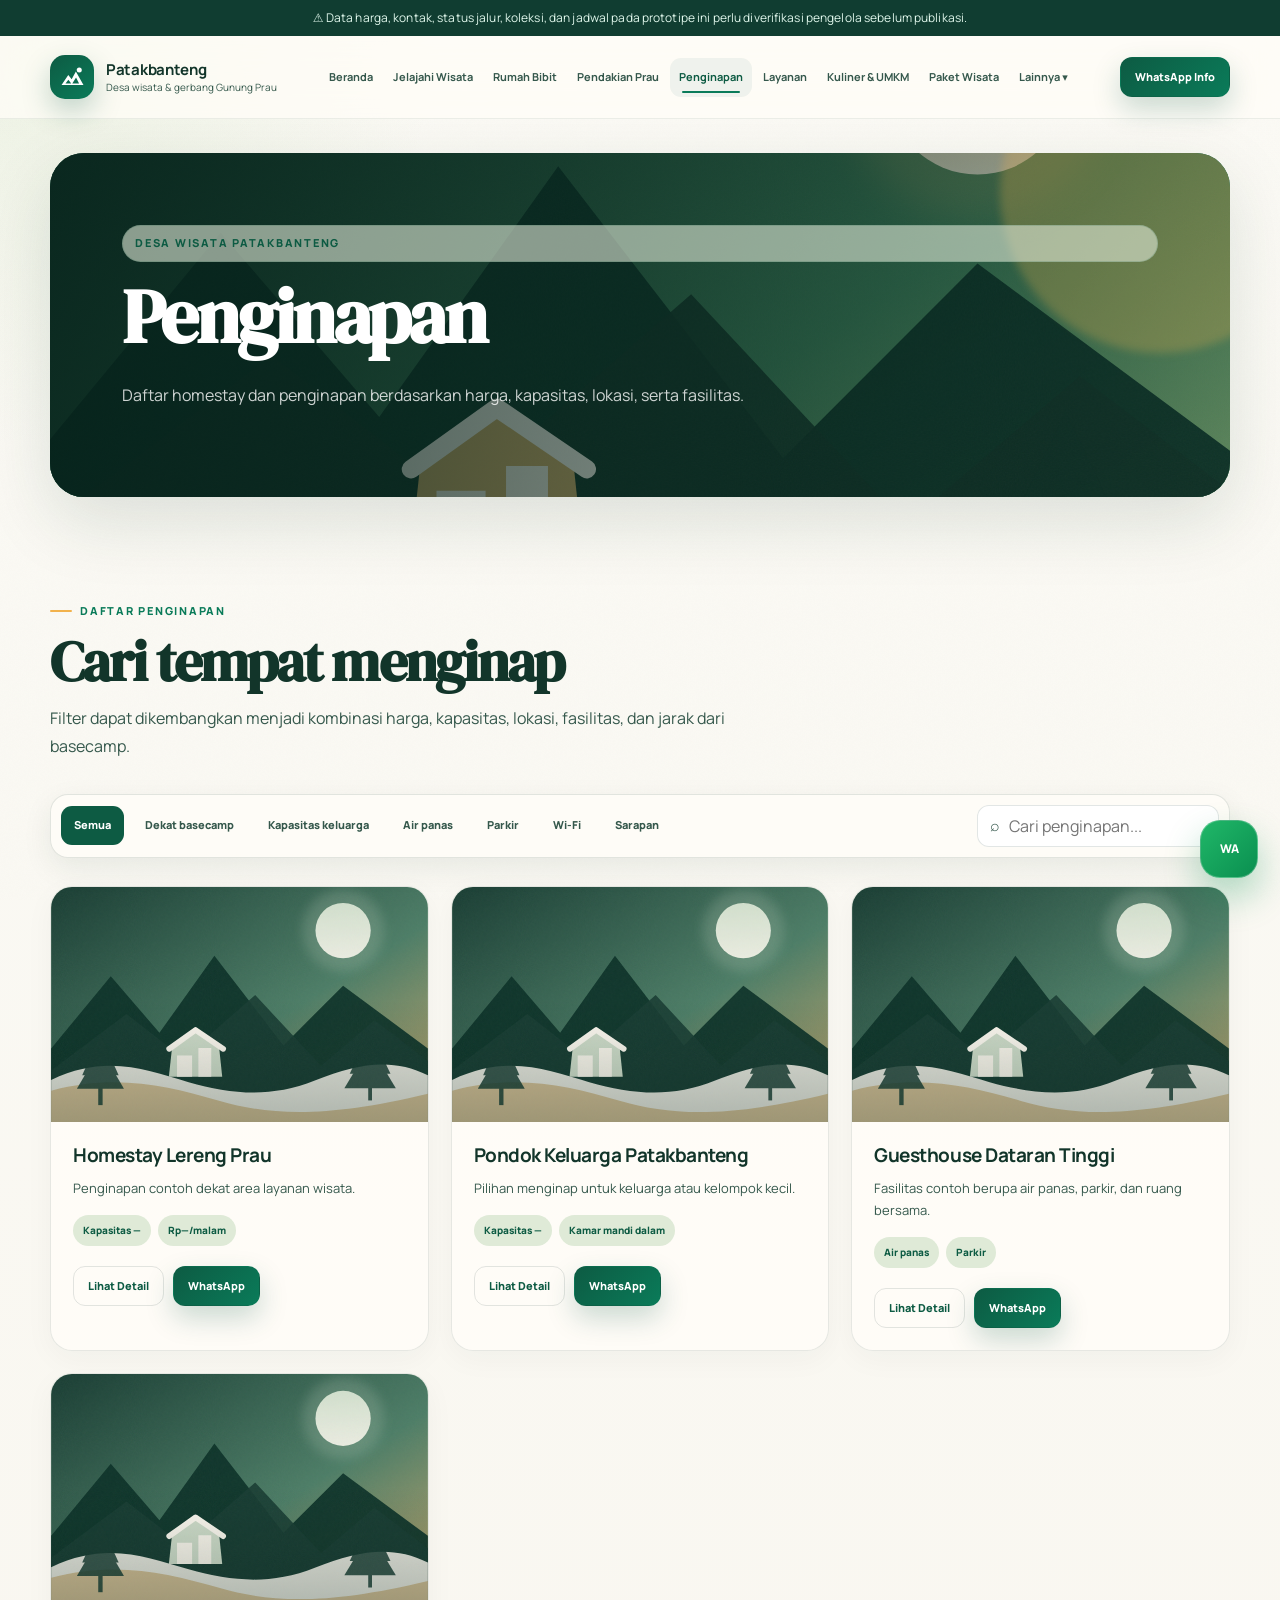
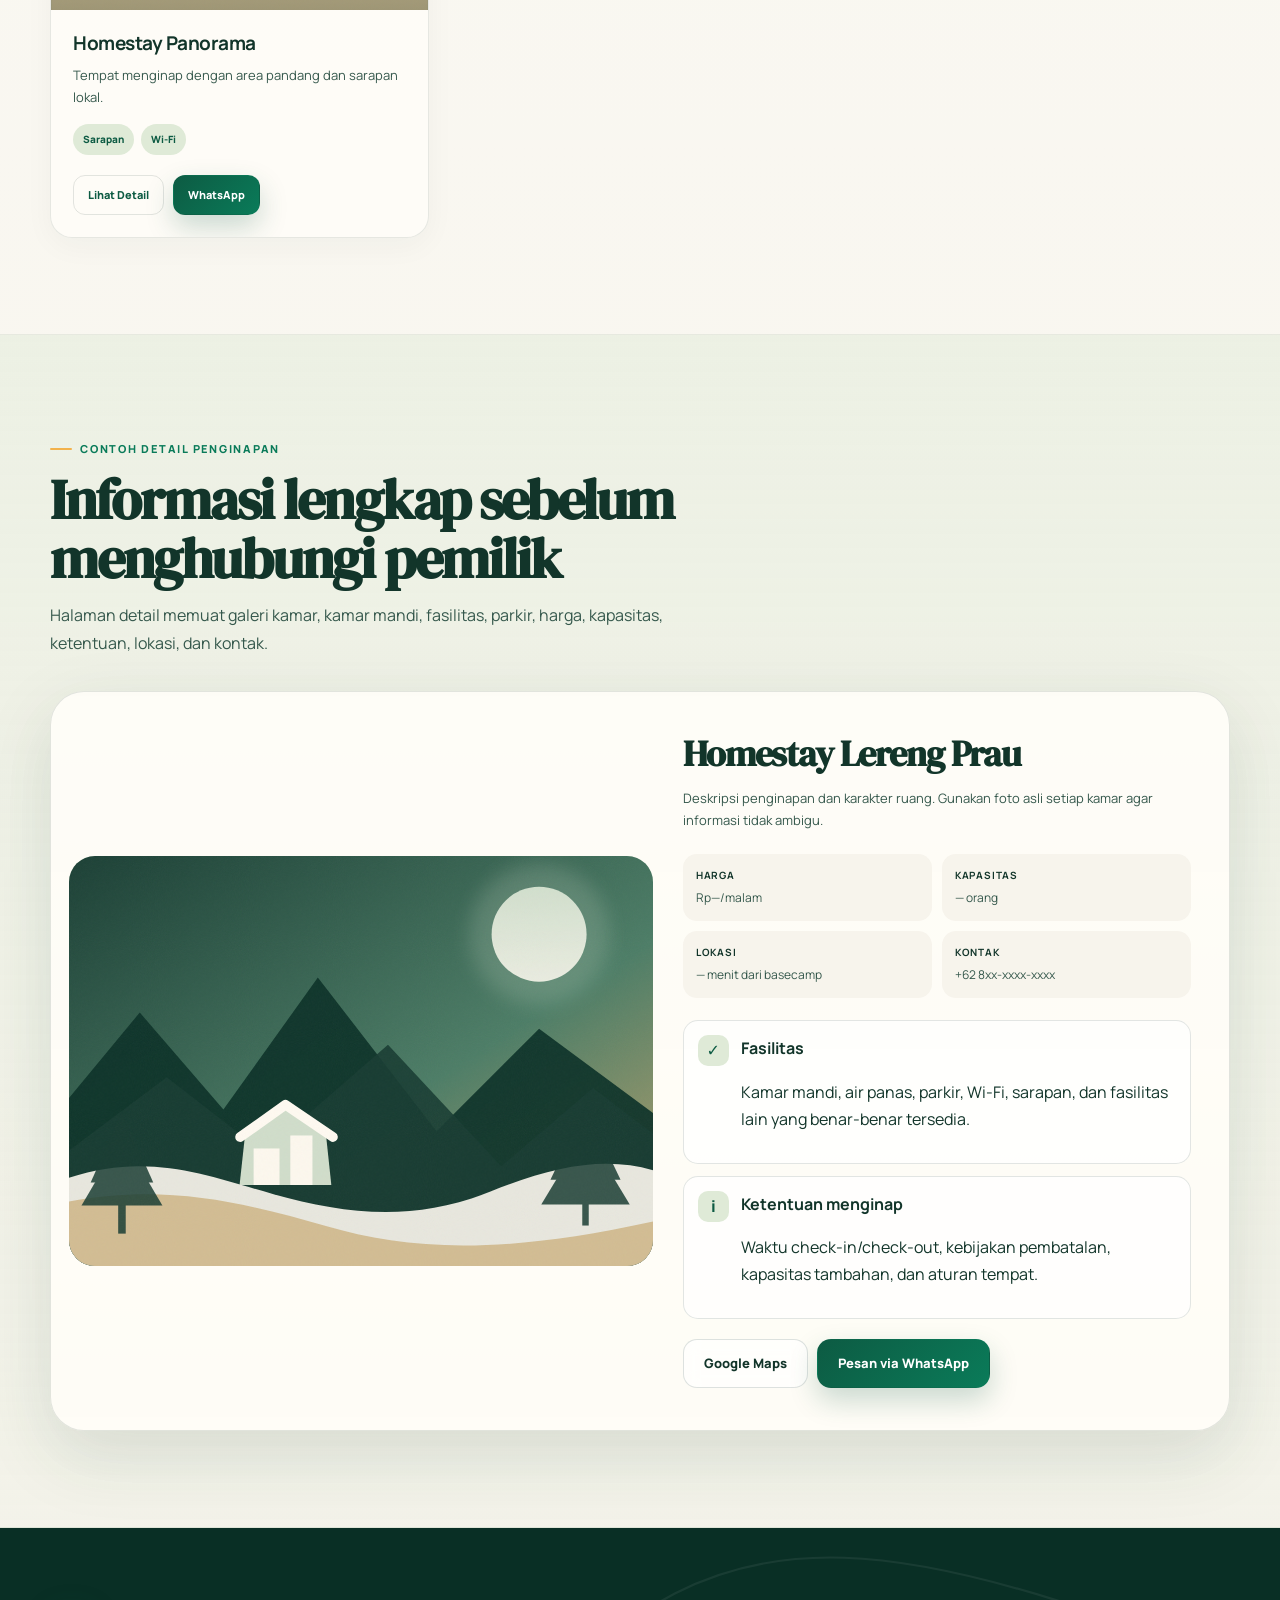
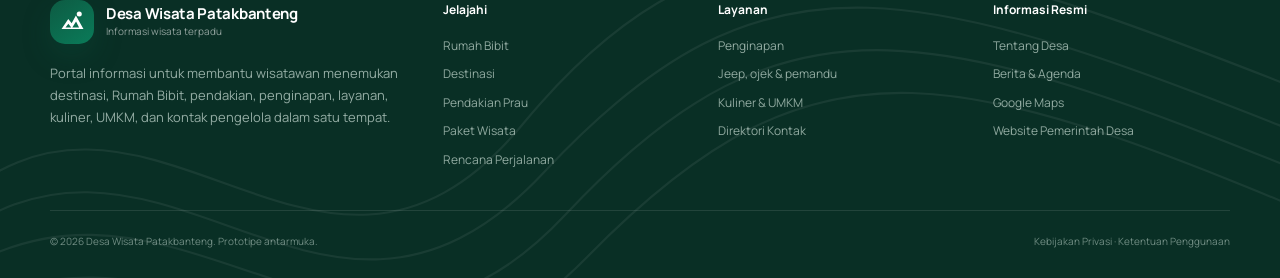
<file: penginapan.html>
<!DOCTYPE html>
<html lang="id"><head><meta charset="utf-8"/><meta content="width=device-width,initial-scale=1" name="viewport"/><meta content="Daftar homestay dan penginapan berdasarkan harga, kapasitas, lokasi, serta fasilitas." name="description"/><title>Penginapan — Desa Wisata Patakbanteng</title><link href="assets/site.css" rel="stylesheet"/><meta content="#0d5b43" name="theme-color"/><link href="assets/favicon.svg" rel="icon" type="image/svg+xml"/></head><body class="page-penginapan" data-page="penginapan"><a class="skip-link" href="#main">Lewati ke konten utama</a>
<div class="notice"><div class="container">⚠ Data harga, kontak, status jalur, koleksi, dan jadwal pada prototipe ini perlu diverifikasi pengelola sebelum publikasi.</div></div>
<header class="site-header"><div class="container header-inner">
<a aria-label="Beranda Desa Wisata Patakbanteng" class="brand" href="index.html"><span class="brand-mark"><svg aria-hidden="true" viewbox="0 0 32 32"><path d="M3 25 11 13l4 5 5-9 9 16H3Zm4.7-2h16.1L20.2 16l-5 8-4.1-5.2L7.7 23Z" fill="currentColor"></path><circle cx="24" cy="7" fill="currentColor" r="3"></circle></svg></span><span class="brand-copy"><strong>Patakbanteng</strong><span>Desa wisata &amp; gerbang Gunung Prau</span></span></a>
<nav aria-label="Navigasi utama" class="main-nav"><a href="index.html">Beranda</a><a href="jelajahi.html">Jelajahi Wisata</a><a href="rumah-bibit.html">Rumah Bibit</a><a href="pendakian.html">Pendakian Prau</a><a href="penginapan.html">Penginapan</a><a href="layanan.html">Layanan</a><a href="kuliner.html">Kuliner &amp; UMKM</a><a href="paket.html">Paket Wisata</a><details class="nav-more"><summary>Lainnya ▾</summary><div class="nav-dropdown"><a href="perjalanan.html">Informasi Perjalanan</a><a href="tentang.html">Tentang Desa</a><a href="berita.html">Berita &amp; Agenda</a><a href="kontak.html">Direktori Kontak</a></div></details></nav>
<div class="header-actions"><a class="btn btn-primary btn-sm" data-wa="" href="#">WhatsApp Info</a><button aria-expanded="false" aria-label="Buka menu" class="menu-toggle">☰</button></div>
</div></header><main id="main"><section class="page-hero"><div class="container"><div class="page-hero-shell"><span class="eyebrow">Desa Wisata Patakbanteng</span><h1>Penginapan</h1><p>Daftar homestay dan penginapan berdasarkan harga, kapasitas, lokasi, serta fasilitas.</p></div></div></section><section class="section"><div class="container"><div class="section-head"><div><div class="kicker">Daftar penginapan</div><h2>Cari tempat menginap</h2><p>Filter dapat dikembangkan menjadi kombinasi harga, kapasitas, lokasi, fasilitas, dan jarak dari basecamp.</p></div></div><div class="filter-bar" data-filter-group="" data-target="stay-grid"><button class="filter-chip active" data-filter="all">Semua</button><button class="filter-chip" data-filter="basecamp">Dekat basecamp</button><button class="filter-chip" data-filter="keluarga">Kapasitas keluarga</button><button class="filter-chip" data-filter="airpanas">Air panas</button><button class="filter-chip" data-filter="parkir">Parkir</button><button class="filter-chip" data-filter="wifi">Wi-Fi</button><button class="filter-chip" data-filter="sarapan">Sarapan</button><label class="search-box">⌕<input data-search-target="stay-grid" placeholder="Cari penginapan..." type="search"/></label></div><div class="grid grid-3" id="stay-grid"><article class="card" data-category="basecamp" data-searchable=""><div class="card-media"><img alt="Homestay Lereng Prau" src="assets/penginapan.svg"/></div><div class="card-body"><h3 class="card-title">Homestay Lereng Prau</h3><p class="card-text">Penginapan contoh dekat area layanan wisata.</p><div class="card-meta"><span class="meta-pill">Kapasitas —</span><span class="meta-pill">Rp—/malam</span></div><div class="card-actions"><a class="btn btn-ghost btn-sm" href="#detail">Lihat Detail</a><a class="btn btn-primary btn-sm" data-wa="" href="#">WhatsApp</a></div></div></article><article class="card" data-category="keluarga" data-searchable=""><div class="card-media"><img alt="Pondok Keluarga Patakbanteng" src="assets/penginapan.svg"/></div><div class="card-body"><h3 class="card-title">Pondok Keluarga Patakbanteng</h3><p class="card-text">Pilihan menginap untuk keluarga atau kelompok kecil.</p><div class="card-meta"><span class="meta-pill">Kapasitas —</span><span class="meta-pill">Kamar mandi dalam</span></div><div class="card-actions"><a class="btn btn-ghost btn-sm" href="#detail">Lihat Detail</a><a class="btn btn-primary btn-sm" data-wa="" href="#">WhatsApp</a></div></div></article><article class="card" data-category="airpanas" data-searchable=""><div class="card-media"><img alt="Guesthouse Dataran Tinggi" src="assets/penginapan.svg"/></div><div class="card-body"><h3 class="card-title">Guesthouse Dataran Tinggi</h3><p class="card-text">Fasilitas contoh berupa air panas, parkir, dan ruang bersama.</p><div class="card-meta"><span class="meta-pill">Air panas</span><span class="meta-pill">Parkir</span></div><div class="card-actions"><a class="btn btn-ghost btn-sm" href="#detail">Lihat Detail</a><a class="btn btn-primary btn-sm" data-wa="" href="#">WhatsApp</a></div></div></article><article class="card" data-category="sarapan" data-searchable=""><div class="card-media"><img alt="Homestay Panorama" src="assets/penginapan.svg"/></div><div class="card-body"><h3 class="card-title">Homestay Panorama</h3><p class="card-text">Tempat menginap dengan area pandang dan sarapan lokal.</p><div class="card-meta"><span class="meta-pill">Sarapan</span><span class="meta-pill">Wi-Fi</span></div><div class="card-actions"><a class="btn btn-ghost btn-sm" href="#detail">Lihat Detail</a><a class="btn btn-primary btn-sm" data-wa="" href="#">WhatsApp</a></div></div></article></div></div></section>
<section class="section section-alt" id="detail"><div class="container"><div class="section-head"><div><div class="kicker">Contoh detail penginapan</div><h2>Informasi lengkap sebelum menghubungi pemilik</h2><p>Halaman detail memuat galeri kamar, kamar mandi, fasilitas, parkir, harga, kapasitas, ketentuan, lokasi, dan kontak.</p></div></div><div class="detail-panel"><div class="detail-layout"><div class="detail-image"><img alt="Gambar utama penginapan" src="assets/penginapan.svg"/></div><div class="detail-content"><h3>Homestay Lereng Prau</h3><p class="card-text">Deskripsi penginapan dan karakter ruang. Gunakan foto asli setiap kamar agar informasi tidak ambigu.</p><div class="detail-list"><div class="detail-item"><strong>Harga</strong>Rp—/malam</div><div class="detail-item"><strong>Kapasitas</strong>— orang</div><div class="detail-item"><strong>Lokasi</strong>— menit dari basecamp</div><div class="detail-item"><strong>Kontak</strong>+62 8xx-xxxx-xxxx</div></div><div class="icon-list"><div class="icon-row"><span class="icon-dot">✓</span><div><strong>Fasilitas</strong><p>Kamar mandi, air panas, parkir, Wi-Fi, sarapan, dan fasilitas lain yang benar-benar tersedia.</p></div></div><div class="icon-row"><span class="icon-dot">i</span><div><strong>Ketentuan menginap</strong><p>Waktu check-in/check-out, kebijakan pembatalan, kapasitas tambahan, dan aturan tempat.</p></div></div></div><div class="card-actions"><a class="btn btn-secondary" href="#">Google Maps</a><a class="btn btn-primary" data-wa="" href="#">Pesan via WhatsApp</a></div></div></div></div></div></section></main><footer class="site-footer"><div class="container">
<div class="footer-grid"><div class="footer-brand"><a class="brand" href="index.html"><span class="brand-mark"><svg aria-hidden="true" viewbox="0 0 32 32"><path d="M3 25 11 13l4 5 5-9 9 16H3Zm4.7-2h16.1L20.2 16l-5 8-4.1-5.2L7.7 23Z" fill="currentColor"></path><circle cx="24" cy="7" fill="currentColor" r="3"></circle></svg></span><span class="brand-copy"><strong>Desa Wisata Patakbanteng</strong><span>Informasi wisata terpadu</span></span></a><p>Portal informasi untuk membantu wisatawan menemukan destinasi, Rumah Bibit, pendakian, penginapan, layanan, kuliner, UMKM, dan kontak pengelola dalam satu tempat.</p></div>
<div class="footer-col"><h4>Jelajahi</h4><a href="rumah-bibit.html">Rumah Bibit</a><a href="jelajahi.html">Destinasi</a><a href="pendakian.html">Pendakian Prau</a><a href="paket.html">Paket Wisata</a><a href="perjalanan.html">Rencana Perjalanan</a></div>
<div class="footer-col"><h4>Layanan</h4><a href="penginapan.html">Penginapan</a><a href="layanan.html">Jeep, ojek &amp; pemandu</a><a href="kuliner.html">Kuliner &amp; UMKM</a><a href="kontak.html">Direktori Kontak</a></div>
<div class="footer-col"><h4>Informasi Resmi</h4><a href="tentang.html">Tentang Desa</a><a href="berita.html">Berita &amp; Agenda</a><a href="#">Google Maps</a><a href="#">Website Pemerintah Desa</a></div></div>
<div class="footer-bottom"><span>© 2026 Desa Wisata Patakbanteng. Prototipe antarmuka.</span><span>Kebijakan Privasi · Ketentuan Penggunaan</span></div></div></footer><script src="assets/site.js"></script></body></html>
</file>
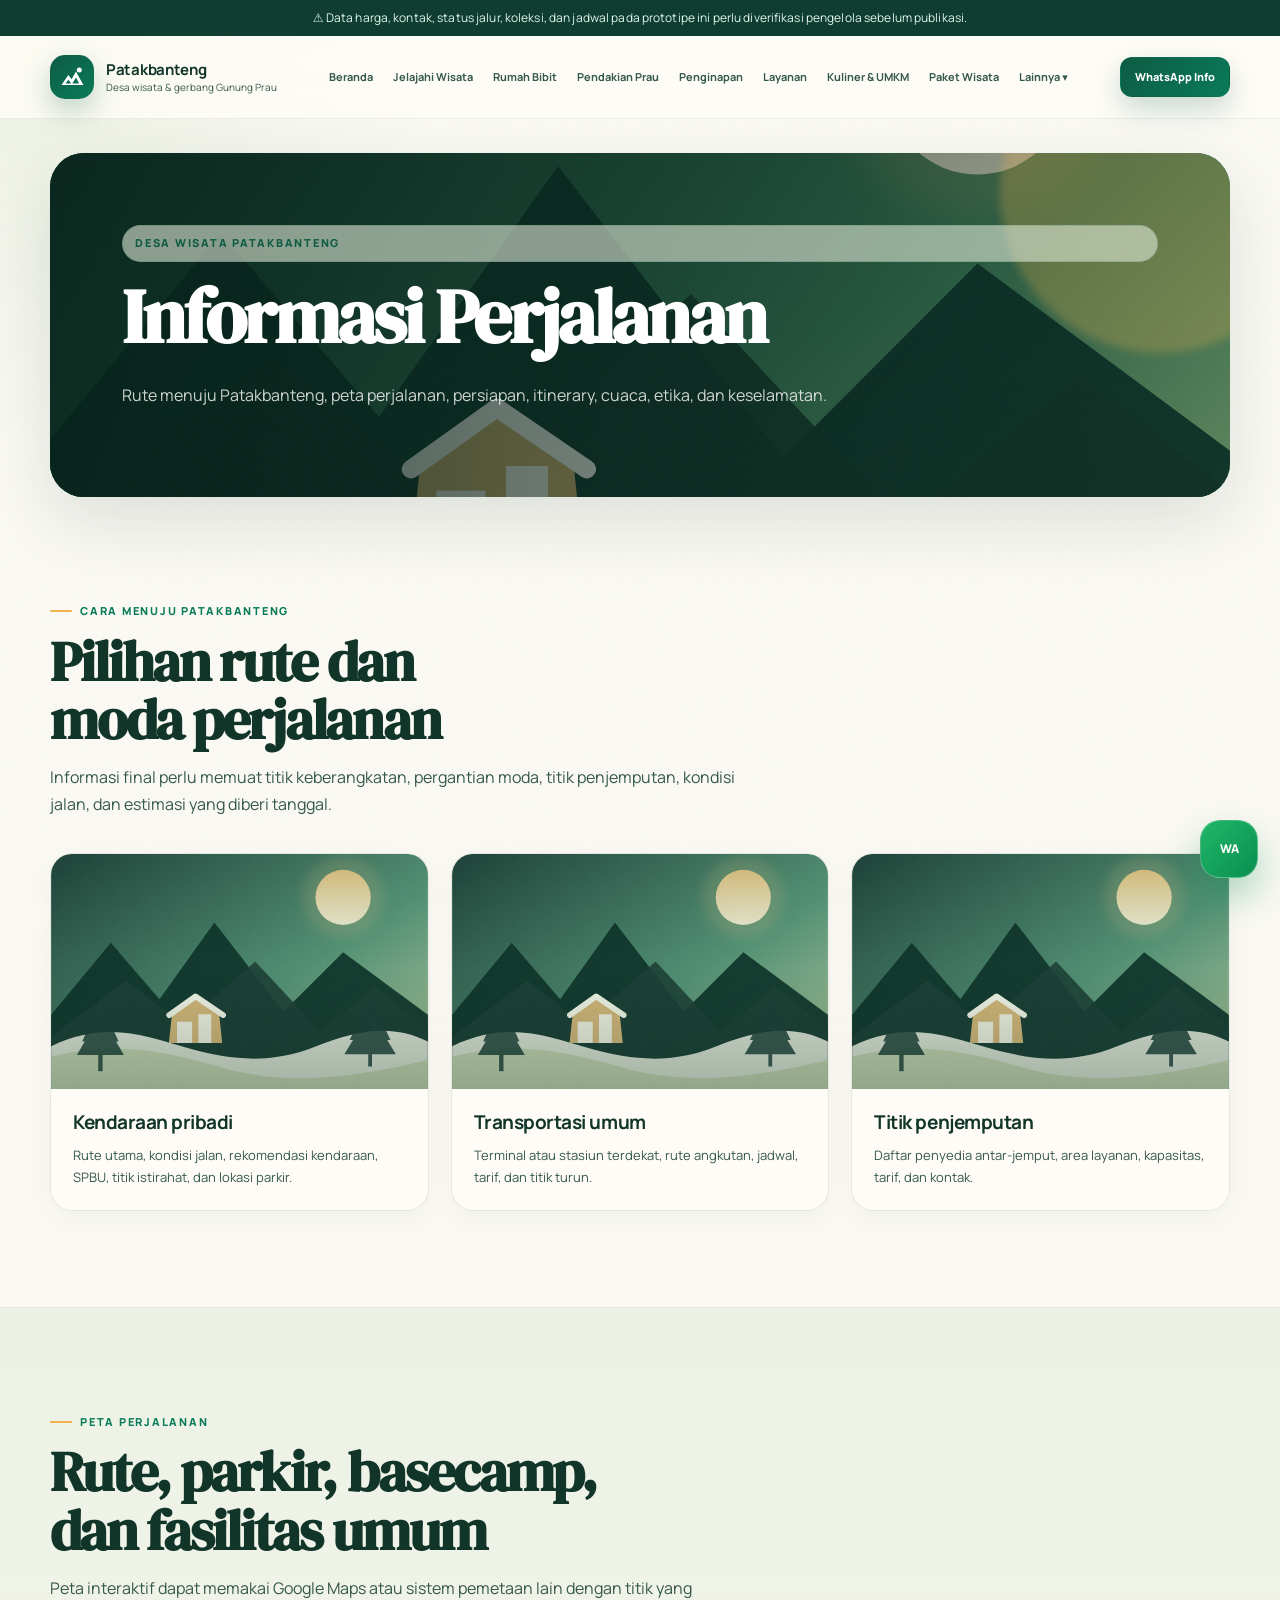
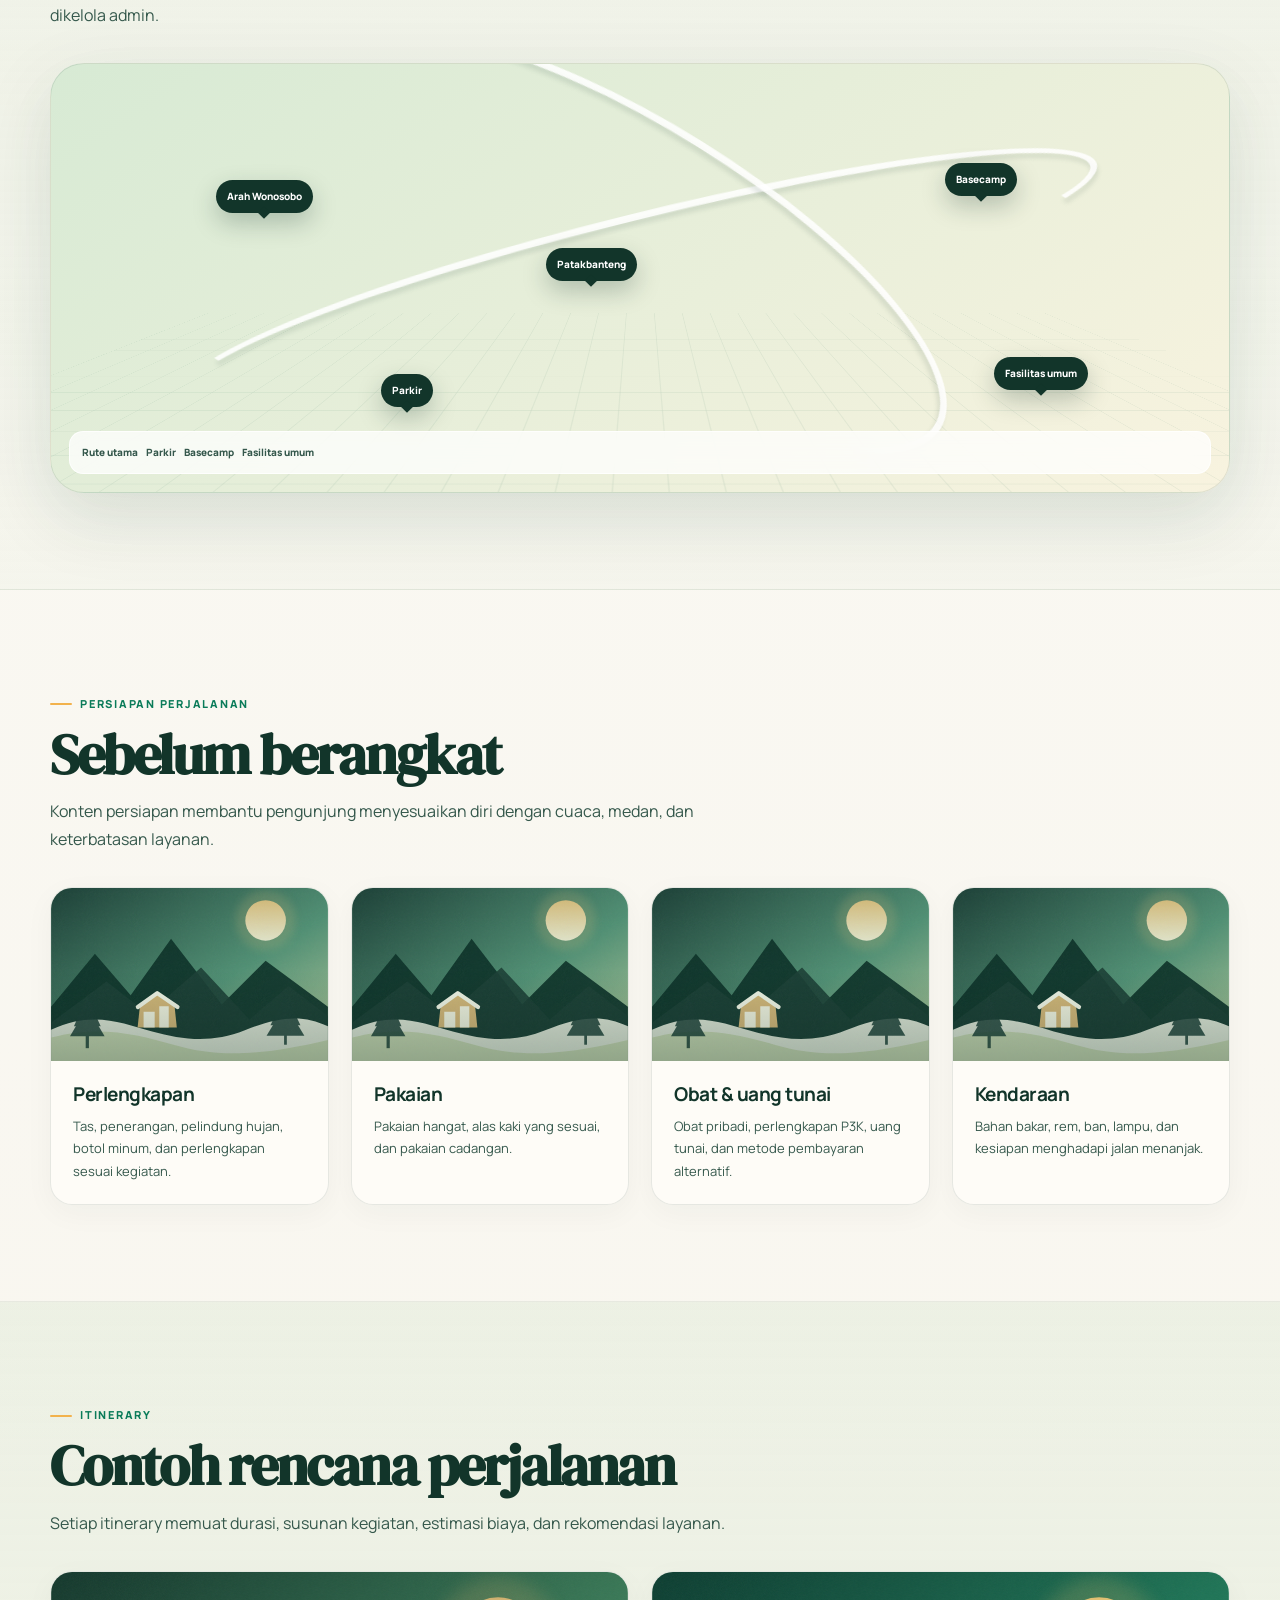
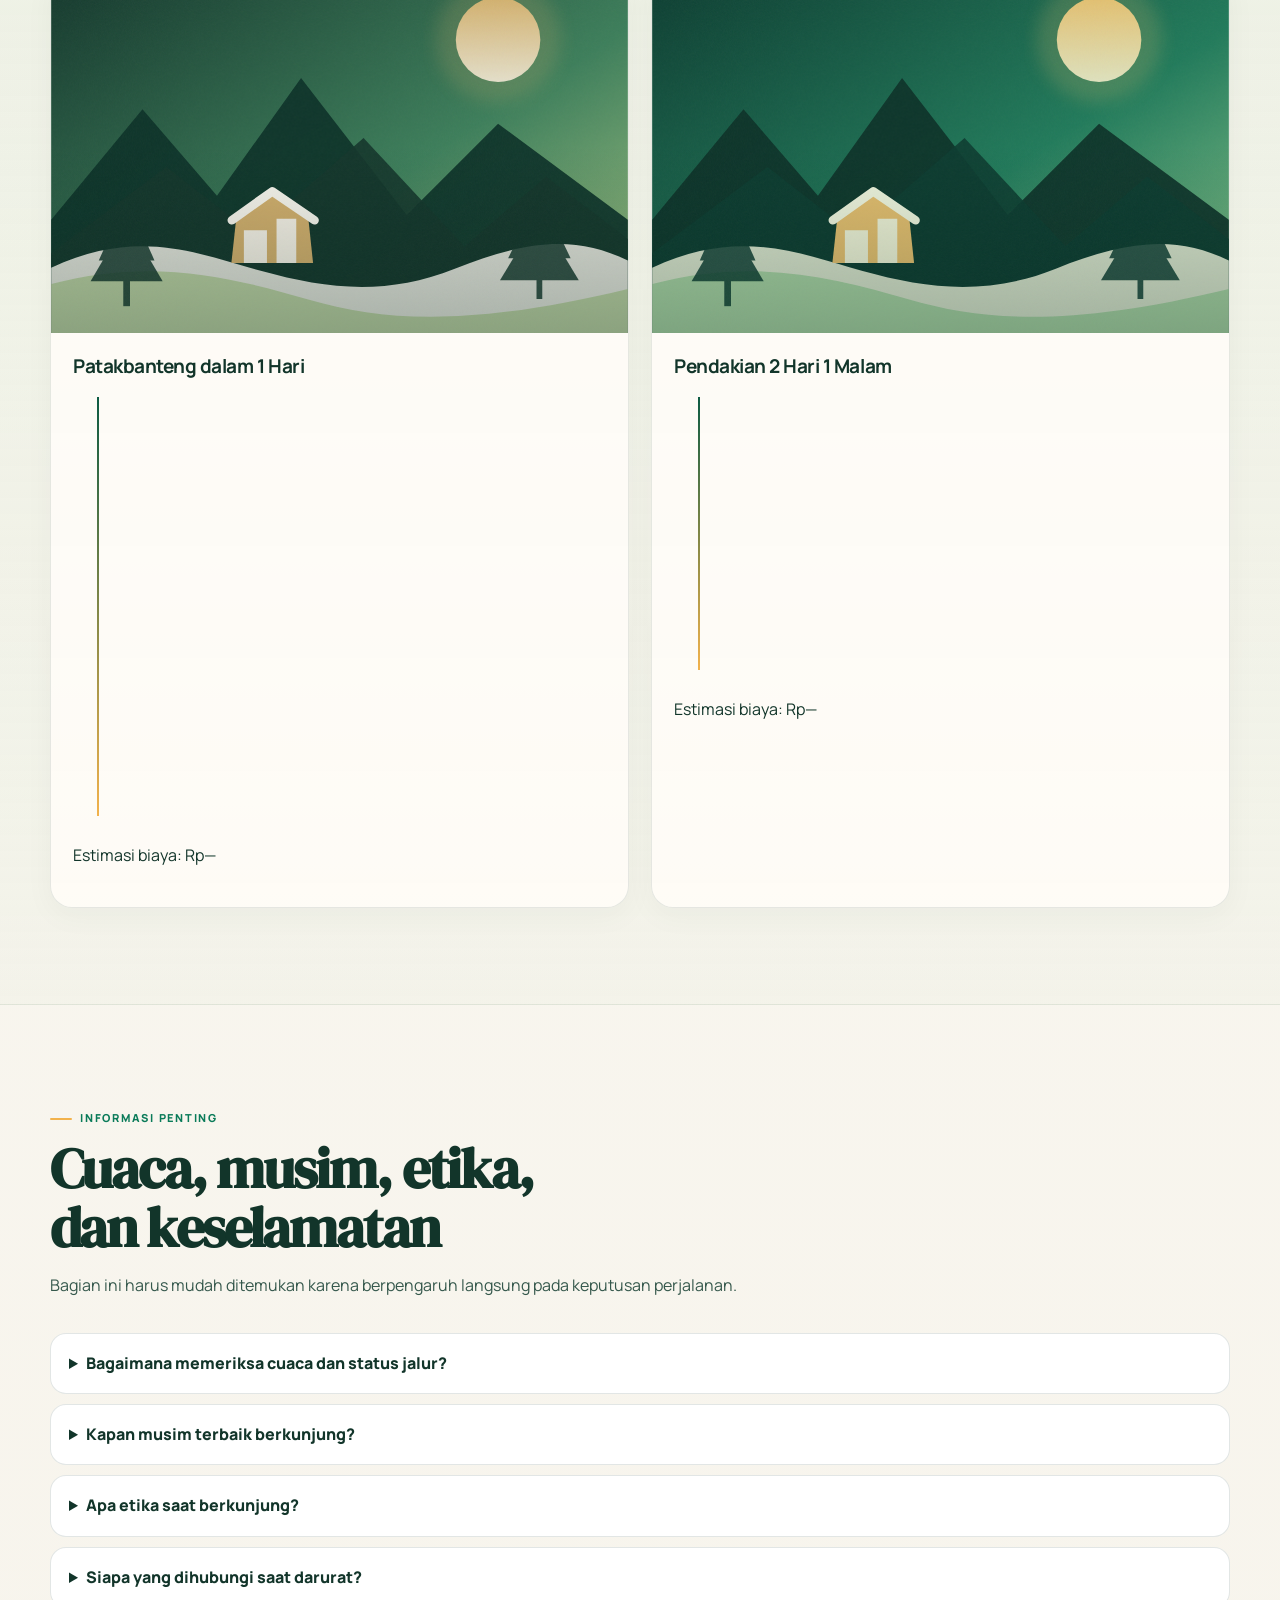
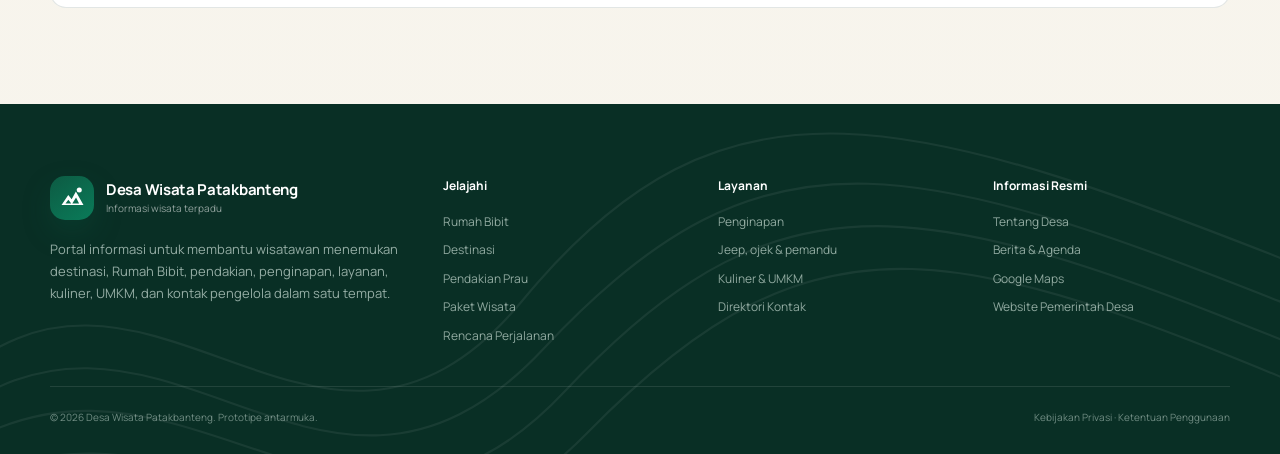
<file: perjalanan.html>
<!DOCTYPE html>
<html lang="id"><head><meta charset="utf-8"/><meta content="width=device-width,initial-scale=1" name="viewport"/><meta content="Rute menuju Patakbanteng, peta perjalanan, persiapan, itinerary, cuaca, etika, dan keselamatan." name="description"/><title>Informasi Perjalanan — Desa Wisata Patakbanteng</title><link href="assets/site.css" rel="stylesheet"/><meta content="#0d5b43" name="theme-color"/><link href="assets/favicon.svg" rel="icon" type="image/svg+xml"/></head><body class="page-perjalanan" data-page="perjalanan"><a class="skip-link" href="#main">Lewati ke konten utama</a>
<div class="notice"><div class="container">⚠ Data harga, kontak, status jalur, koleksi, dan jadwal pada prototipe ini perlu diverifikasi pengelola sebelum publikasi.</div></div>
<header class="site-header"><div class="container header-inner">
<a aria-label="Beranda Desa Wisata Patakbanteng" class="brand" href="index.html"><span class="brand-mark"><svg aria-hidden="true" viewbox="0 0 32 32"><path d="M3 25 11 13l4 5 5-9 9 16H3Zm4.7-2h16.1L20.2 16l-5 8-4.1-5.2L7.7 23Z" fill="currentColor"></path><circle cx="24" cy="7" fill="currentColor" r="3"></circle></svg></span><span class="brand-copy"><strong>Patakbanteng</strong><span>Desa wisata &amp; gerbang Gunung Prau</span></span></a>
<nav aria-label="Navigasi utama" class="main-nav"><a href="index.html">Beranda</a><a href="jelajahi.html">Jelajahi Wisata</a><a href="rumah-bibit.html">Rumah Bibit</a><a href="pendakian.html">Pendakian Prau</a><a href="penginapan.html">Penginapan</a><a href="layanan.html">Layanan</a><a href="kuliner.html">Kuliner &amp; UMKM</a><a href="paket.html">Paket Wisata</a><details class="nav-more"><summary>Lainnya ▾</summary><div class="nav-dropdown"><a href="perjalanan.html">Informasi Perjalanan</a><a href="tentang.html">Tentang Desa</a><a href="berita.html">Berita &amp; Agenda</a><a href="kontak.html">Direktori Kontak</a></div></details></nav>
<div class="header-actions"><a class="btn btn-primary btn-sm" data-wa="" href="#">WhatsApp Info</a><button aria-expanded="false" aria-label="Buka menu" class="menu-toggle">☰</button></div>
</div></header><main id="main"><section class="page-hero"><div class="container"><div class="page-hero-shell"><span class="eyebrow">Desa Wisata Patakbanteng</span><h1>Informasi Perjalanan</h1><p>Rute menuju Patakbanteng, peta perjalanan, persiapan, itinerary, cuaca, etika, dan keselamatan.</p></div></div></section><section class="section"><div class="container"><div class="section-head"><div><div class="kicker">Cara menuju Patakbanteng</div><h2>Pilihan rute dan moda perjalanan</h2><p>Informasi final perlu memuat titik keberangkatan, pergantian moda, titik penjemputan, kondisi jalan, dan estimasi yang diberi tanggal.</p></div></div><div class="grid grid-3"><div class="card"><div class="card-media"><img alt="Rute kendaraan pribadi" src="assets/rute.svg"/></div><div class="card-body"><h3 class="card-title">Kendaraan pribadi</h3><p class="card-text">Rute utama, kondisi jalan, rekomendasi kendaraan, SPBU, titik istirahat, dan lokasi parkir.</p></div></div><div class="card"><div class="card-media"><img alt="Transportasi umum" src="assets/rute.svg"/></div><div class="card-body"><h3 class="card-title">Transportasi umum</h3><p class="card-text">Terminal atau stasiun terdekat, rute angkutan, jadwal, tarif, dan titik turun.</p></div></div><div class="card"><div class="card-media"><img alt="Titik penjemputan" src="assets/jeep.svg"/></div><div class="card-body"><h3 class="card-title">Titik penjemputan</h3><p class="card-text">Daftar penyedia antar-jemput, area layanan, kapasitas, tarif, dan kontak.</p></div></div></div></div></section>
<section class="section section-alt"><div class="container"><div class="section-head"><div><div class="kicker">Peta perjalanan</div><h2>Rute, parkir, basecamp, dan fasilitas umum</h2><p>Peta interaktif dapat memakai Google Maps atau sistem pemetaan lain dengan titik yang dikelola admin.</p></div></div><div class="map-card"><div class="map-grid"></div><div class="map-road"></div><div class="map-road two"></div><span class="map-pin one">Arah Wonosobo</span><span class="map-pin two">Patakbanteng</span><span class="map-pin three">Basecamp</span><span class="map-pin four">Parkir</span><span class="map-pin five">Fasilitas umum</span><div class="map-legend"><span>Rute utama</span><span>Parkir</span><span>Basecamp</span><span>Fasilitas umum</span></div></div></div></section>
<section class="section"><div class="container"><div class="section-head"><div><div class="kicker">Persiapan perjalanan</div><h2>Sebelum berangkat</h2><p>Konten persiapan membantu pengunjung menyesuaikan diri dengan cuaca, medan, dan keterbatasan layanan.</p></div></div><div class="grid grid-4"><div class="card"><div class="card-media"><img alt="Perlengkapan" src="assets/rute.svg"/></div><div class="card-body"><h3 class="card-title">Perlengkapan</h3><p class="card-text">Tas, penerangan, pelindung hujan, botol minum, dan perlengkapan sesuai kegiatan.</p></div></div><div class="card"><div class="card-media"><img alt="Pakaian" src="assets/rute.svg"/></div><div class="card-body"><h3 class="card-title">Pakaian</h3><p class="card-text">Pakaian hangat, alas kaki yang sesuai, dan pakaian cadangan.</p></div></div><div class="card"><div class="card-media"><img alt="Obat &amp; uang tunai" src="assets/rute.svg"/></div><div class="card-body"><h3 class="card-title">Obat &amp; uang tunai</h3><p class="card-text">Obat pribadi, perlengkapan P3K, uang tunai, dan metode pembayaran alternatif.</p></div></div><div class="card"><div class="card-media"><img alt="Kendaraan" src="assets/rute.svg"/></div><div class="card-body"><h3 class="card-title">Kendaraan</h3><p class="card-text">Bahan bakar, rem, ban, lampu, dan kesiapan menghadapi jalan menanjak.</p></div></div></div></div></section>
<section class="section section-alt"><div class="container"><div class="section-head"><div><div class="kicker">Itinerary</div><h2>Contoh rencana perjalanan</h2><p>Setiap itinerary memuat durasi, susunan kegiatan, estimasi biaya, dan rekomendasi layanan.</p></div></div><div class="grid grid-2"><div class="card"><div class="card-media"><img alt="Itinerary satu hari" src="assets/desa.svg"/></div><div class="card-body"><h3 class="card-title">Patakbanteng dalam 1 Hari</h3><div class="timeline"><div class="timeline-item"><span class="timeline-time">Pagi</span><div><h4>Tiba dan sarapan</h4><p>Mulai dari pusat informasi atau titik pertemuan.</p></div></div><div class="timeline-item"><span class="timeline-time">Siang</span><div><h4>Wisata desa dan agro</h4><p>Kunjungan dengan pemandu lokal.</p></div></div><div class="timeline-item"><span class="timeline-time">Sore</span><div><h4>Kuliner dan UMKM</h4><p>Belanja produk lokal sebelum pulang.</p></div></div></div><p class="price">Estimasi biaya: Rp—</p></div></div><div class="card"><div class="card-media"><img alt="Itinerary pendakian" src="assets/pendakian.svg"/></div><div class="card-body"><h3 class="card-title">Pendakian 2 Hari 1 Malam</h3><div class="timeline"><div class="timeline-item"><span class="timeline-time">Hari 1</span><div><h4>Registrasi dan pendakian</h4><p>Ikuti prosedur basecamp dan kondisi jalur terkini.</p></div></div><div class="timeline-item"><span class="timeline-time">Hari 2</span><div><h4>Turun dan pemulihan</h4><p>Istirahat, makan, dan perjalanan pulang.</p></div></div></div><p class="price">Estimasi biaya: Rp—</p></div></div></div></div></section>
<section class="section"><div class="container"><div class="section-head"><div><div class="kicker">Informasi penting</div><h2>Cuaca, musim, etika, dan keselamatan</h2><p>Bagian ini harus mudah ditemukan karena berpengaruh langsung pada keputusan perjalanan.</p></div></div><div class="faq"><details><summary>Bagaimana memeriksa cuaca dan status jalur?</summary><p>Gunakan sumber cuaca resmi dan konfirmasi status operasional kepada pengelola pada hari keberangkatan.</p></details><details><summary>Kapan musim terbaik berkunjung?</summary><p>Pengelola perlu menjelaskan pola musim, kepadatan, dan risiko cuaca tanpa menjanjikan kondisi tertentu.</p></details><details><summary>Apa etika saat berkunjung?</summary><p>Hormati warga, gunakan fasilitas dengan tertib, jaga kebersihan, dan patuhi aturan destinasi.</p></details><details><summary>Siapa yang dihubungi saat darurat?</summary><p>Sediakan nomor basecamp, fasilitas kesehatan, keamanan, dan kontak darurat yang sudah diverifikasi.</p></details></div></div></section></main><footer class="site-footer"><div class="container">
<div class="footer-grid"><div class="footer-brand"><a class="brand" href="index.html"><span class="brand-mark"><svg aria-hidden="true" viewbox="0 0 32 32"><path d="M3 25 11 13l4 5 5-9 9 16H3Zm4.7-2h16.1L20.2 16l-5 8-4.1-5.2L7.7 23Z" fill="currentColor"></path><circle cx="24" cy="7" fill="currentColor" r="3"></circle></svg></span><span class="brand-copy"><strong>Desa Wisata Patakbanteng</strong><span>Informasi wisata terpadu</span></span></a><p>Portal informasi untuk membantu wisatawan menemukan destinasi, Rumah Bibit, pendakian, penginapan, layanan, kuliner, UMKM, dan kontak pengelola dalam satu tempat.</p></div>
<div class="footer-col"><h4>Jelajahi</h4><a href="rumah-bibit.html">Rumah Bibit</a><a href="jelajahi.html">Destinasi</a><a href="pendakian.html">Pendakian Prau</a><a href="paket.html">Paket Wisata</a><a href="perjalanan.html">Rencana Perjalanan</a></div>
<div class="footer-col"><h4>Layanan</h4><a href="penginapan.html">Penginapan</a><a href="layanan.html">Jeep, ojek &amp; pemandu</a><a href="kuliner.html">Kuliner &amp; UMKM</a><a href="kontak.html">Direktori Kontak</a></div>
<div class="footer-col"><h4>Informasi Resmi</h4><a href="tentang.html">Tentang Desa</a><a href="berita.html">Berita &amp; Agenda</a><a href="#">Google Maps</a><a href="#">Website Pemerintah Desa</a></div></div>
<div class="footer-bottom"><span>© 2026 Desa Wisata Patakbanteng. Prototipe antarmuka.</span><span>Kebijakan Privasi · Ketentuan Penggunaan</span></div></div></footer><script src="assets/site.js"></script></body></html>
</file>
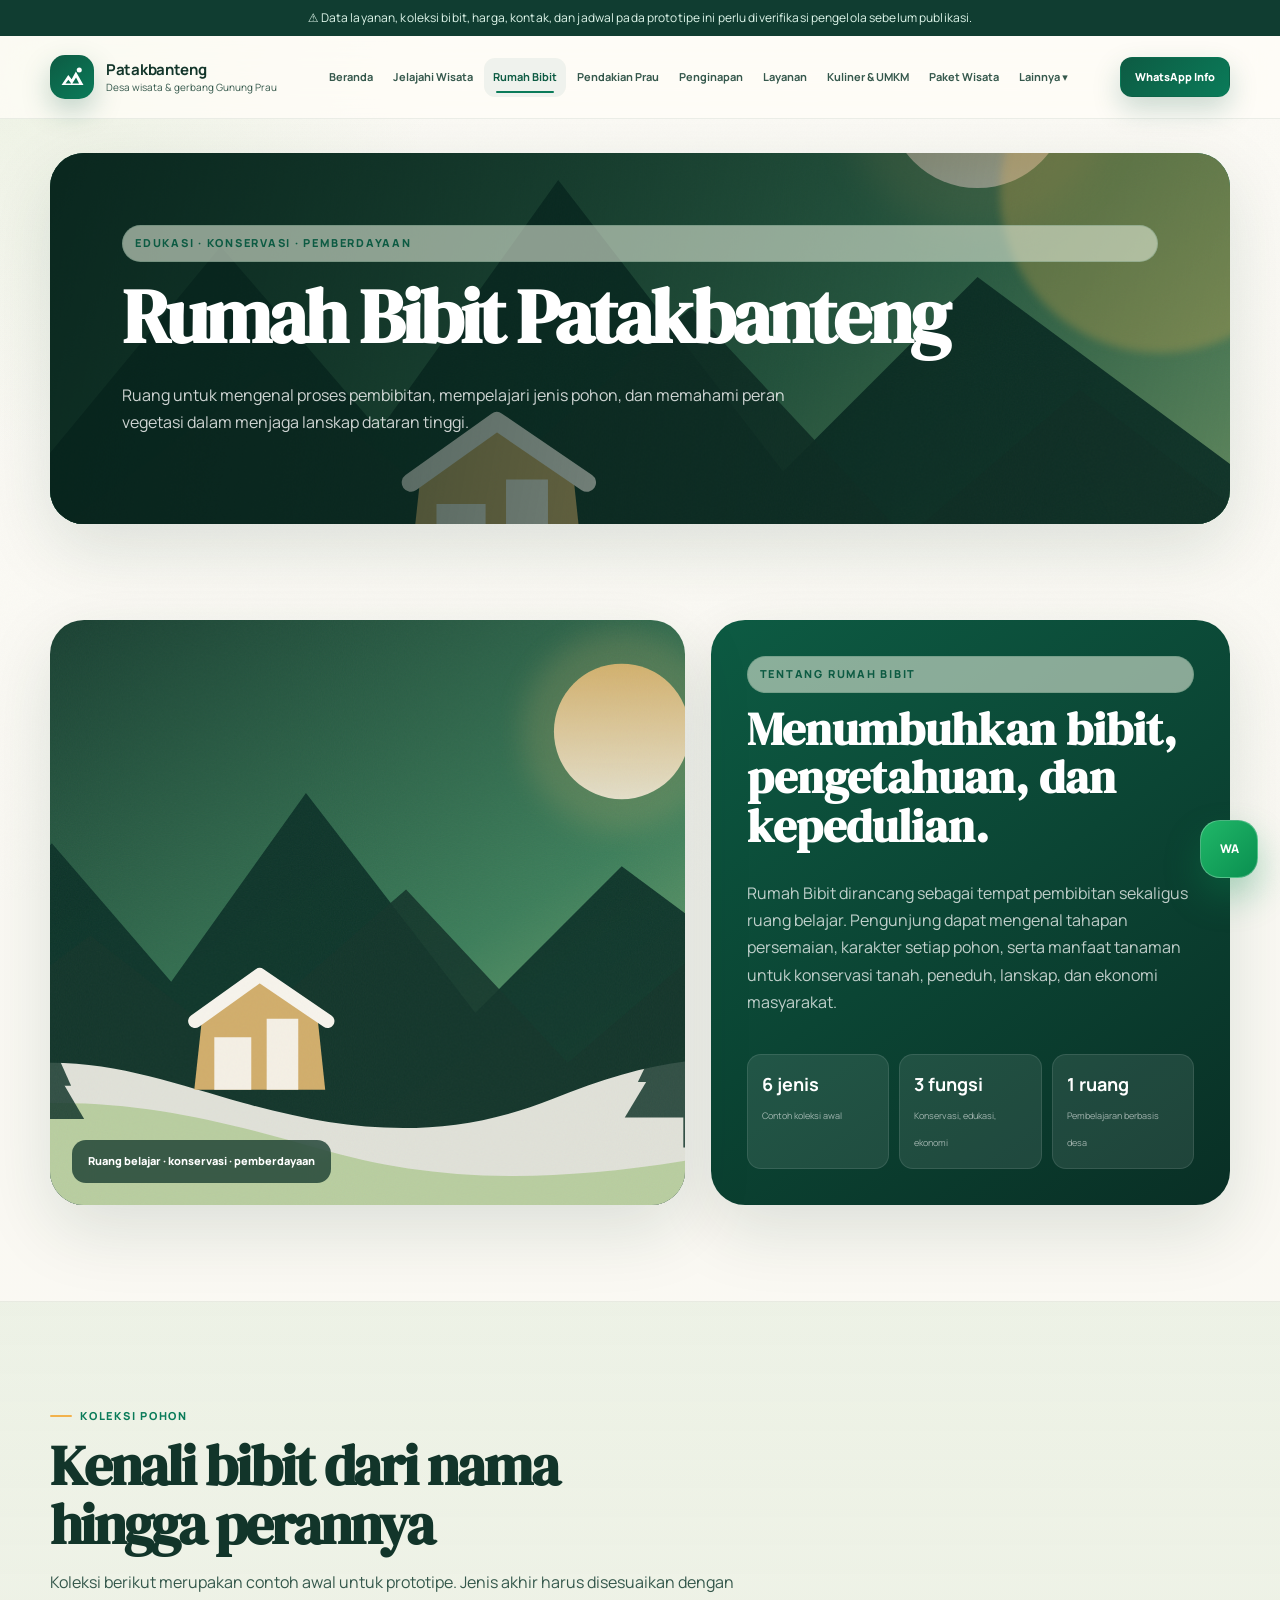
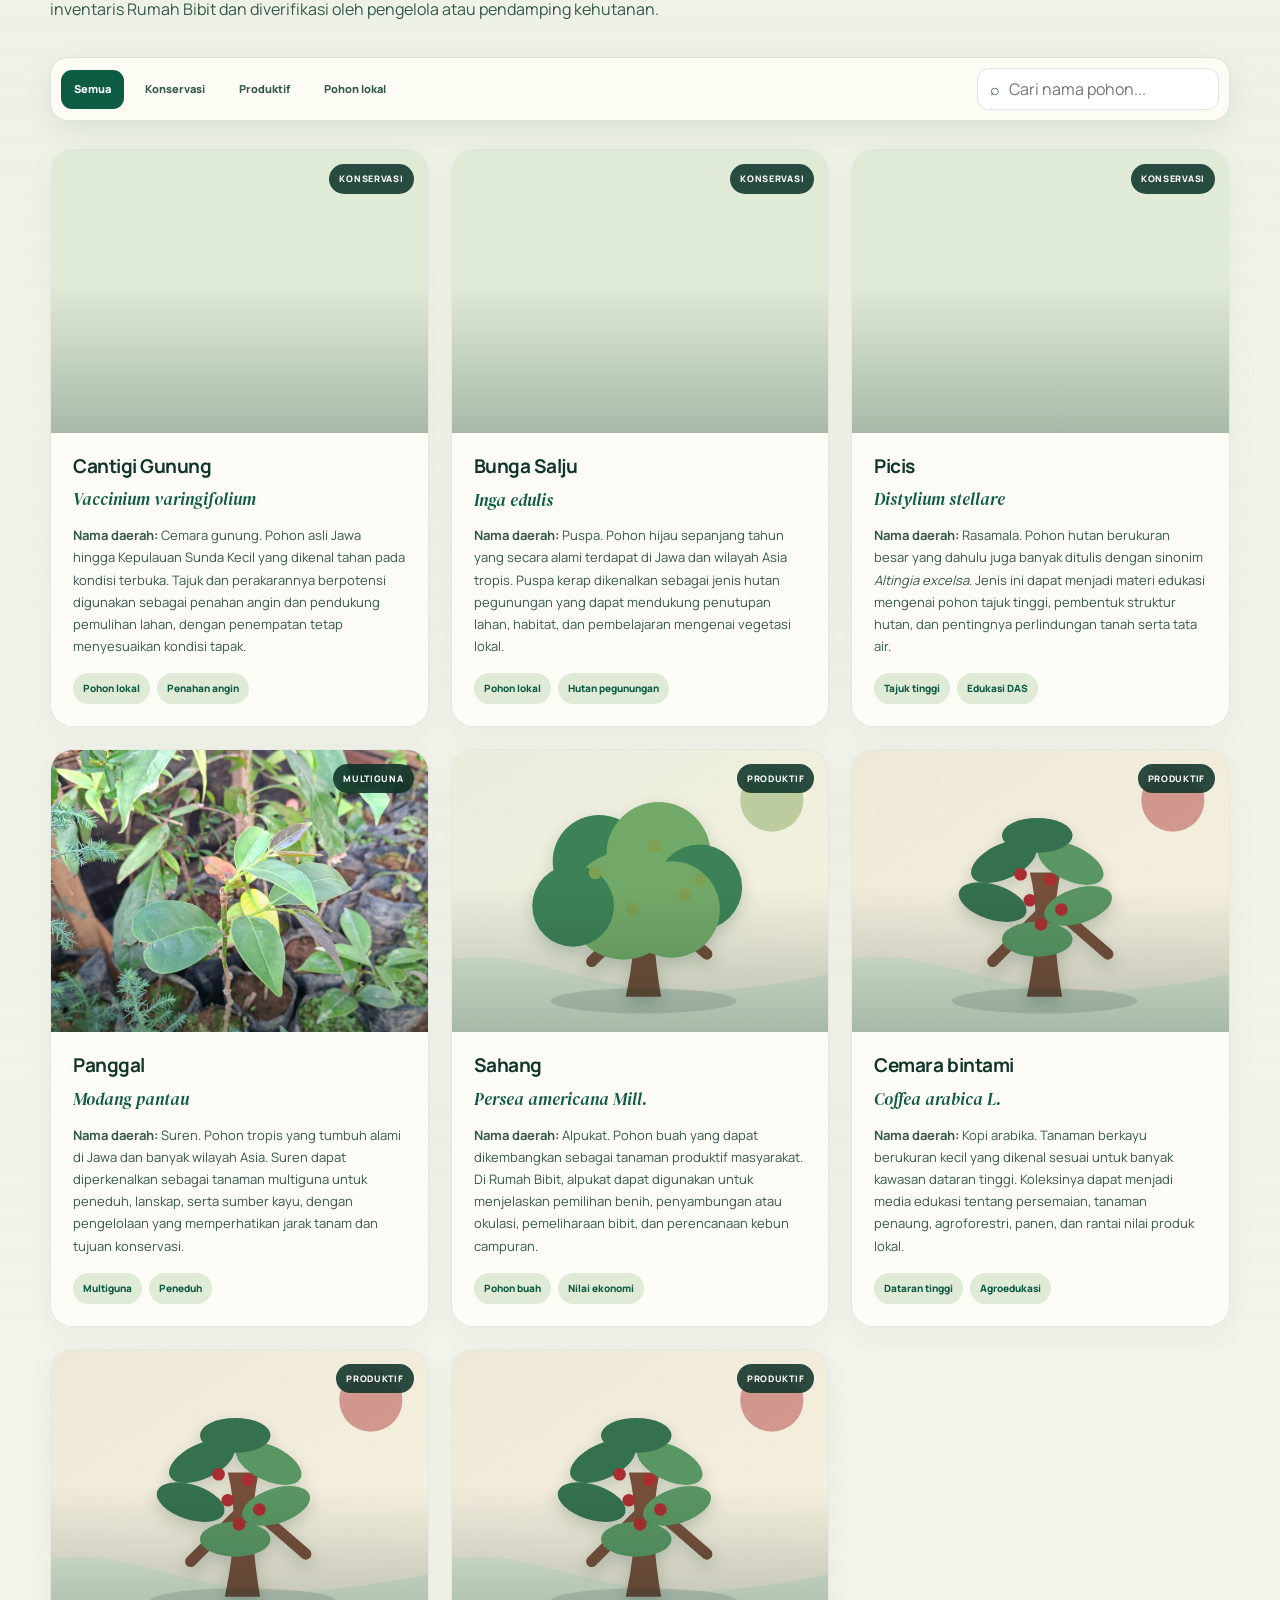
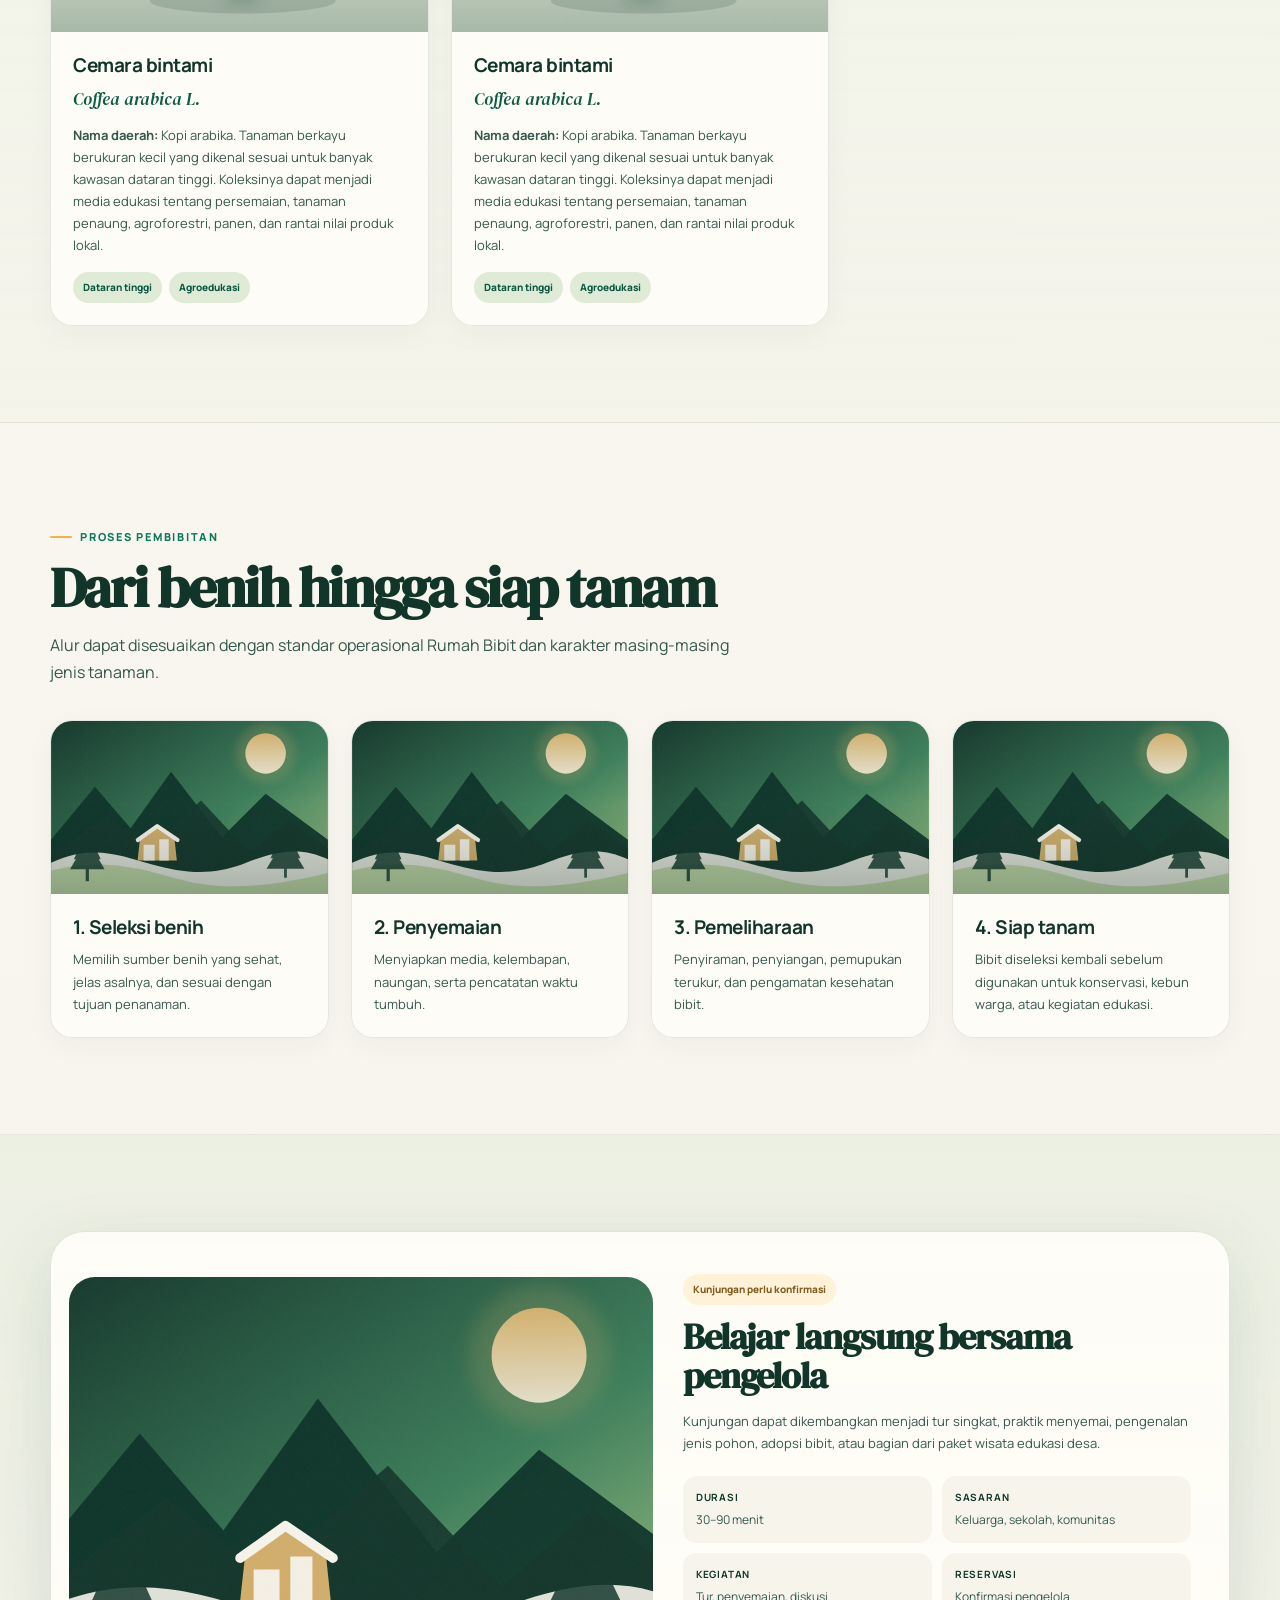
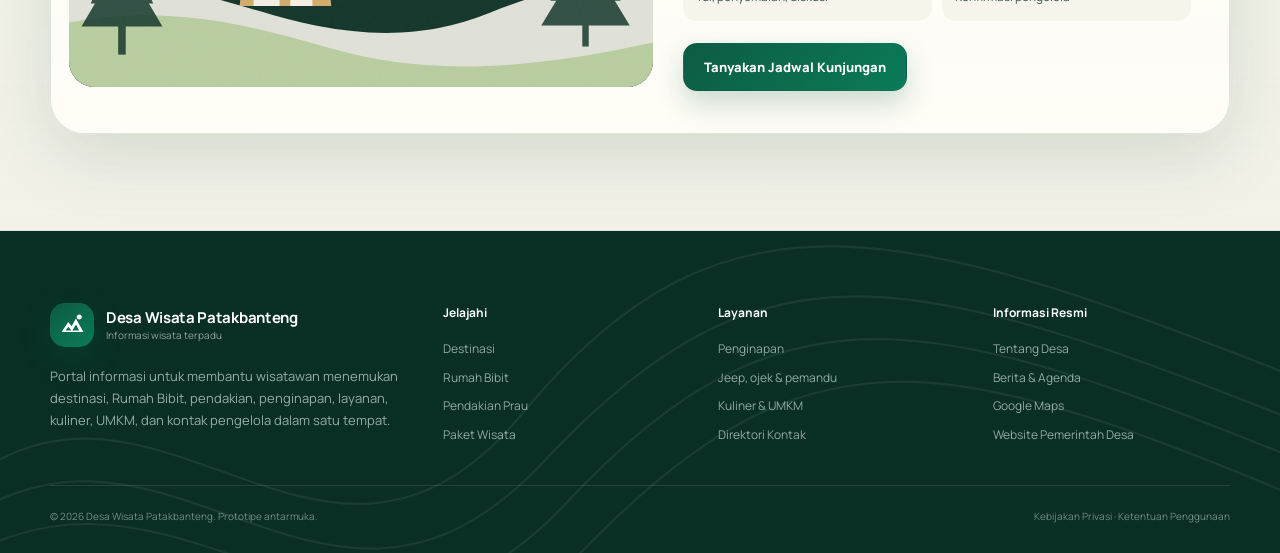
<file: rumah-bibit.html>
<!doctype html>
<html lang="id"><head><meta charset="utf-8"><meta name="viewport" content="width=device-width,initial-scale=1"><meta name="theme-color" content="#0d5b43"><meta name="description" content="Rumah Bibit Patakbanteng: ruang edukasi, konservasi, dan koleksi bibit pohon dataran tinggi."><title>Rumah Bibit — Desa Wisata Patakbanteng</title><link rel="stylesheet" href="assets/site.css"><link rel="icon" href="assets/favicon.svg" type="image/svg+xml"></head>
<body><a class="skip-link" href="#main">Lewati ke konten utama</a>
<div class="notice"><div class="container">⚠ Data layanan, koleksi bibit, harga, kontak, dan jadwal pada prototipe ini perlu diverifikasi pengelola sebelum publikasi.</div></div>
<header class="site-header"><div class="container header-inner">
<a class="brand" href="index.html" aria-label="Beranda Desa Wisata Patakbanteng"><span class="brand-mark"><svg viewBox="0 0 32 32" aria-hidden="true"><path fill="currentColor" d="M3 25 11 13l4 5 5-9 9 16H3Zm4.7-2h16.1L20.2 16l-5 8-4.1-5.2L7.7 23Z"/><circle cx="24" cy="7" r="3" fill="currentColor"/></svg></span><span class="brand-copy"><strong>Patakbanteng</strong><span>Desa wisata & gerbang Gunung Prau</span></span></a>
<nav class="main-nav" aria-label="Navigasi utama"><a href="index.html">Beranda</a><a href="jelajahi.html">Jelajahi Wisata</a><a href="rumah-bibit.html">Rumah Bibit</a><a href="pendakian.html">Pendakian Prau</a><a href="penginapan.html">Penginapan</a><a href="layanan.html">Layanan</a><a href="kuliner.html">Kuliner & UMKM</a><a href="paket.html">Paket Wisata</a><details class="nav-more"><summary>Lainnya ▾</summary><div class="nav-dropdown"><a href="perjalanan.html">Informasi Perjalanan</a><a href="tentang.html">Tentang Desa</a><a href="berita.html">Berita & Agenda</a><a href="kontak.html">Direktori Kontak</a></div></details></nav>
<div class="header-actions"><a class="btn btn-primary btn-sm" href="#" data-wa data-message="Halo, saya ingin mengetahui informasi kunjungan ke Rumah Bibit Patakbanteng.">WhatsApp Info</a><button class="menu-toggle" aria-label="Buka menu" aria-expanded="false">☰</button></div>
</div></header>
<main id="main">
<section class="page-hero"><div class="container"><div class="page-hero-shell"><span class="eyebrow">Edukasi · Konservasi · Pemberdayaan</span><h1>Rumah Bibit Patakbanteng</h1><p>Ruang untuk mengenal proses pembibitan, mempelajari jenis pohon, dan memahami peran vegetasi dalam menjaga lanskap dataran tinggi.</p></div></div></section>

<section class="section"><div class="container"><div class="nursery-feature"><div class="nursery-visual" aria-label="Ilustrasi Rumah Bibit Patakbanteng"></div><div class="nursery-copy"><span class="eyebrow">Tentang Rumah Bibit</span><h2>Menumbuhkan bibit, pengetahuan, dan kepedulian.</h2><p>Rumah Bibit dirancang sebagai tempat pembibitan sekaligus ruang belajar. Pengunjung dapat mengenal tahapan persemaian, karakter setiap pohon, serta manfaat tanaman untuk konservasi tanah, peneduh, lanskap, dan ekonomi masyarakat.</p><div class="nursery-stats"><div class="nursery-stat"><strong>6 jenis</strong><span>Contoh koleksi awal</span></div><div class="nursery-stat"><strong>3 fungsi</strong><span>Konservasi, edukasi, ekonomi</span></div><div class="nursery-stat"><strong>1 ruang</strong><span>Pembelajaran berbasis desa</span></div></div></div></div></div></section>

<section class="section section-alt" id="koleksi"><div class="container"><div class="section-head"><div><div class="kicker">Koleksi pohon</div><h2>Kenali bibit dari nama hingga perannya</h2><p>Koleksi berikut merupakan contoh awal untuk prototipe. Jenis akhir harus disesuaikan dengan inventaris Rumah Bibit dan diverifikasi oleh pengelola atau pendamping kehutanan.</p></div></div>
<div class="filter-bar" data-filter-group data-target="tree-grid"><button class="filter-chip active" data-filter="all">Semua</button><button class="filter-chip" data-filter="konservasi">Konservasi</button><button class="filter-chip" data-filter="produktif">Produktif</button><button class="filter-chip" data-filter="lokal">Pohon lokal</button><label class="search-box">⌕<input type="search" placeholder="Cari nama pohon..." data-search-target="tree-grid"></label></div>
<div class="grid grid-3" id="tree-grid">
<article class="card tree-card" data-category="konservasi lokal" data-searchable><div class="card-media"><img src="assets/cantigi_gunung.jpeg" alt="Ilustrasi pohon Cemara Gunung"><span class="tree-type">Konservasi</span></div><div class="card-body"><h3 class="card-title">Cantigi Gunung</h3><span class="latin">Vaccinium varingifolium</span><p class="card-text"><strong>Nama daerah:</strong> Cemara gunung. Pohon asli Jawa hingga Kepulauan Sunda Kecil yang dikenal tahan pada kondisi terbuka. Tajuk dan perakarannya berpotensi digunakan sebagai penahan angin dan pendukung pemulihan lahan, dengan penempatan tetap menyesuaikan kondisi tapak.</p><div class="card-meta"><span class="meta-pill">Pohon lokal</span><span class="meta-pill">Penahan angin</span></div></div></article>
<article class="card tree-card" data-category="konservasi lokal" data-searchable><div class="card-media"><img src="assets/bunga_salju.jpeg" alt="Ilustrasi pohon Puspa"><span class="tree-type">Konservasi</span></div><div class="card-body"><h3 class="card-title">Bunga Salju</h3><span class="latin">Inga edulis</span><p class="card-text"><strong>Nama daerah:</strong> Puspa. Pohon hijau sepanjang tahun yang secara alami terdapat di Jawa dan wilayah Asia tropis. Puspa kerap dikenalkan sebagai jenis hutan pegunungan yang dapat mendukung penutupan lahan, habitat, dan pembelajaran mengenai vegetasi lokal.</p><div class="card-meta"><span class="meta-pill">Pohon lokal</span><span class="meta-pill">Hutan pegunungan</span></div></div></article>
<article class="card tree-card" data-category="konservasi lokal" data-searchable><div class="card-media"><img src="assets/picis.jpeg" alt="Ilustrasi pohon Rasamala"><span class="tree-type">Konservasi</span></div><div class="card-body"><h3 class="card-title">Picis</h3><span class="latin">Distylium stellare</span><p class="card-text"><strong>Nama daerah:</strong> Rasamala. Pohon hutan berukuran besar yang dahulu juga banyak ditulis dengan sinonim <em>Altingia excelsa</em>. Jenis ini dapat menjadi materi edukasi mengenai pohon tajuk tinggi, pembentuk struktur hutan, dan pentingnya perlindungan tanah serta tata air.</p><div class="card-meta"><span class="meta-pill">Tajuk tinggi</span><span class="meta-pill">Edukasi DAS</span></div></div></article>
<article class="card tree-card" data-category="konservasi produktif lokal" data-searchable><div class="card-media"><img src="assets/panggal.jpeg" alt="Ilustrasi pohon Suren"><span class="tree-type">Multiguna</span></div><div class="card-body"><h3 class="card-title">Panggal</h3><span class="latin">Modang pantau</span><p class="card-text"><strong>Nama daerah:</strong> Suren. Pohon tropis yang tumbuh alami di Jawa dan banyak wilayah Asia. Suren dapat diperkenalkan sebagai tanaman multiguna untuk peneduh, lanskap, serta sumber kayu, dengan pengelolaan yang memperhatikan jarak tanam dan tujuan konservasi.</p><div class="card-meta"><span class="meta-pill">Multiguna</span><span class="meta-pill">Peneduh</span></div></div></article>
<article class="card tree-card" data-category="produktif" data-searchable><div class="card-media"><img src="assets/tree-alpukat.svg" alt="Ilustrasi pohon Alpukat"><span class="tree-type">Produktif</span></div><div class="card-body"><h3 class="card-title">Sahang</h3><span class="latin">Persea americana Mill.</span><p class="card-text"><strong>Nama daerah:</strong> Alpukat. Pohon buah yang dapat dikembangkan sebagai tanaman produktif masyarakat. Di Rumah Bibit, alpukat dapat digunakan untuk menjelaskan pemilihan benih, penyambungan atau okulasi, pemeliharaan bibit, dan perencanaan kebun campuran.</p><div class="card-meta"><span class="meta-pill">Pohon buah</span><span class="meta-pill">Nilai ekonomi</span></div></div></article>
<article class="card tree-card" data-category="produktif" data-searchable><div class="card-media"><img src="assets/tree-kopi.svg" alt="Ilustrasi pohon Kopi Arabika"><span class="tree-type">Produktif</span></div><div class="card-body"><h3 class="card-title">Cemara bintami</h3><span class="latin">Coffea arabica L.</span><p class="card-text"><strong>Nama daerah:</strong> Kopi arabika. Tanaman berkayu berukuran kecil yang dikenal sesuai untuk banyak kawasan dataran tinggi. Koleksinya dapat menjadi media edukasi tentang persemaian, tanaman penaung, agroforestri, panen, dan rantai nilai produk lokal.</p><div class="card-meta"><span class="meta-pill">Dataran tinggi</span><span class="meta-pill">Agroedukasi</span></div></div></article>
<article class="card tree-card" data-category="produktif" data-searchable><div class="card-media"><img src="assets/tree-kopi.svg" alt="Ilustrasi pohon Kopi Arabika"><span class="tree-type">Produktif</span></div><div class="card-body"><h3 class="card-title">Cemara bintami</h3><span class="latin">Coffea arabica L.</span><p class="card-text"><strong>Nama daerah:</strong> Kopi arabika. Tanaman berkayu berukuran kecil yang dikenal sesuai untuk banyak kawasan dataran tinggi. Koleksinya dapat menjadi media edukasi tentang persemaian, tanaman penaung, agroforestri, panen, dan rantai nilai produk lokal.</p><div class="card-meta"><span class="meta-pill">Dataran tinggi</span><span class="meta-pill">Agroedukasi</span></div></div></article>
<article class="card tree-card" data-category="produktif" data-searchable><div class="card-media"><img src="assets/tree-kopi.svg" alt="Ilustrasi pohon Kopi Arabika"><span class="tree-type">Produktif</span></div><div class="card-body"><h3 class="card-title">Cemara bintami</h3><span class="latin">Coffea arabica L.</span><p class="card-text"><strong>Nama daerah:</strong> Kopi arabika. Tanaman berkayu berukuran kecil yang dikenal sesuai untuk banyak kawasan dataran tinggi. Koleksinya dapat menjadi media edukasi tentang persemaian, tanaman penaung, agroforestri, panen, dan rantai nilai produk lokal.</p><div class="card-meta"><span class="meta-pill">Dataran tinggi</span><span class="meta-pill">Agroedukasi</span></div></div></article>
</div></div></section>

<section class="section"><div class="container"><div class="section-head"><div><div class="kicker">Proses pembibitan</div><h2>Dari benih hingga siap tanam</h2><p>Alur dapat disesuaikan dengan standar operasional Rumah Bibit dan karakter masing-masing jenis tanaman.</p></div></div><div class="grid grid-4"><article class="card"><div class="card-media"><img src="assets/pertanian.svg" alt="Seleksi benih"></div><div class="card-body"><h3 class="card-title">1. Seleksi benih</h3><p class="card-text">Memilih sumber benih yang sehat, jelas asalnya, dan sesuai dengan tujuan penanaman.</p></div></article><article class="card"><div class="card-media"><img src="assets/agro.svg" alt="Penyemaian benih"></div><div class="card-body"><h3 class="card-title">2. Penyemaian</h3><p class="card-text">Menyiapkan media, kelembapan, naungan, serta pencatatan waktu tumbuh.</p></div></article><article class="card"><div class="card-media"><img src="assets/rumah-bibit-hero.svg" alt="Pemeliharaan bibit"></div><div class="card-body"><h3 class="card-title">3. Pemeliharaan</h3><p class="card-text">Penyiraman, penyiangan, pemupukan terukur, dan pengamatan kesehatan bibit.</p></div></article><article class="card"><div class="card-media"><img src="assets/desa.svg" alt="Distribusi dan penanaman"></div><div class="card-body"><h3 class="card-title">4. Siap tanam</h3><p class="card-text">Bibit diseleksi kembali sebelum digunakan untuk konservasi, kebun warga, atau kegiatan edukasi.</p></div></article></div></div></section>

<section class="section section-alt"><div class="container"><div class="detail-panel"><div class="detail-layout"><div class="detail-image"><img src="assets/rumah-bibit-hero.svg" alt="Kegiatan edukasi di Rumah Bibit"></div><div class="detail-content"><span class="status">Kunjungan perlu konfirmasi</span><h3>Belajar langsung bersama pengelola</h3><p class="card-text">Kunjungan dapat dikembangkan menjadi tur singkat, praktik menyemai, pengenalan jenis pohon, adopsi bibit, atau bagian dari paket wisata edukasi desa.</p><div class="detail-list"><div class="detail-item"><strong>Durasi</strong>30–90 menit</div><div class="detail-item"><strong>Sasaran</strong>Keluarga, sekolah, komunitas</div><div class="detail-item"><strong>Kegiatan</strong>Tur, penyemaian, diskusi</div><div class="detail-item"><strong>Reservasi</strong>Konfirmasi pengelola</div></div><a class="btn btn-primary" href="#" data-wa data-message="Halo, saya ingin menanyakan jadwal dan kegiatan kunjungan ke Rumah Bibit Patakbanteng.">Tanyakan Jadwal Kunjungan</a></div></div></div></div></section>
</main>
<footer class="site-footer"><div class="container"><div class="footer-grid"><div class="footer-brand"><a class="brand" href="index.html"><span class="brand-mark"><svg viewBox="0 0 32 32" aria-hidden="true"><path fill="currentColor" d="M3 25 11 13l4 5 5-9 9 16H3Zm4.7-2h16.1L20.2 16l-5 8-4.1-5.2L7.7 23Z"/><circle cx="24" cy="7" r="3" fill="currentColor"/></svg></span><span class="brand-copy"><strong>Desa Wisata Patakbanteng</strong><span>Informasi wisata terpadu</span></span></a><p>Portal informasi untuk membantu wisatawan menemukan destinasi, Rumah Bibit, pendakian, penginapan, layanan, kuliner, UMKM, dan kontak pengelola dalam satu tempat.</p></div><div class="footer-col"><h4>Jelajahi</h4><a href="jelajahi.html">Destinasi</a><a href="rumah-bibit.html">Rumah Bibit</a><a href="pendakian.html">Pendakian Prau</a><a href="paket.html">Paket Wisata</a></div><div class="footer-col"><h4>Layanan</h4><a href="penginapan.html">Penginapan</a><a href="layanan.html">Jeep, ojek & pemandu</a><a href="kuliner.html">Kuliner & UMKM</a><a href="kontak.html">Direktori Kontak</a></div><div class="footer-col"><h4>Informasi Resmi</h4><a href="tentang.html">Tentang Desa</a><a href="berita.html">Berita & Agenda</a><a href="#">Google Maps</a><a href="#">Website Pemerintah Desa</a></div></div><div class="footer-bottom"><span>© 2026 Desa Wisata Patakbanteng. Prototipe antarmuka.</span><span>Kebijakan Privasi · Ketentuan Penggunaan</span></div></div></footer><script src="assets/site.js"></script></body></html>
</file>
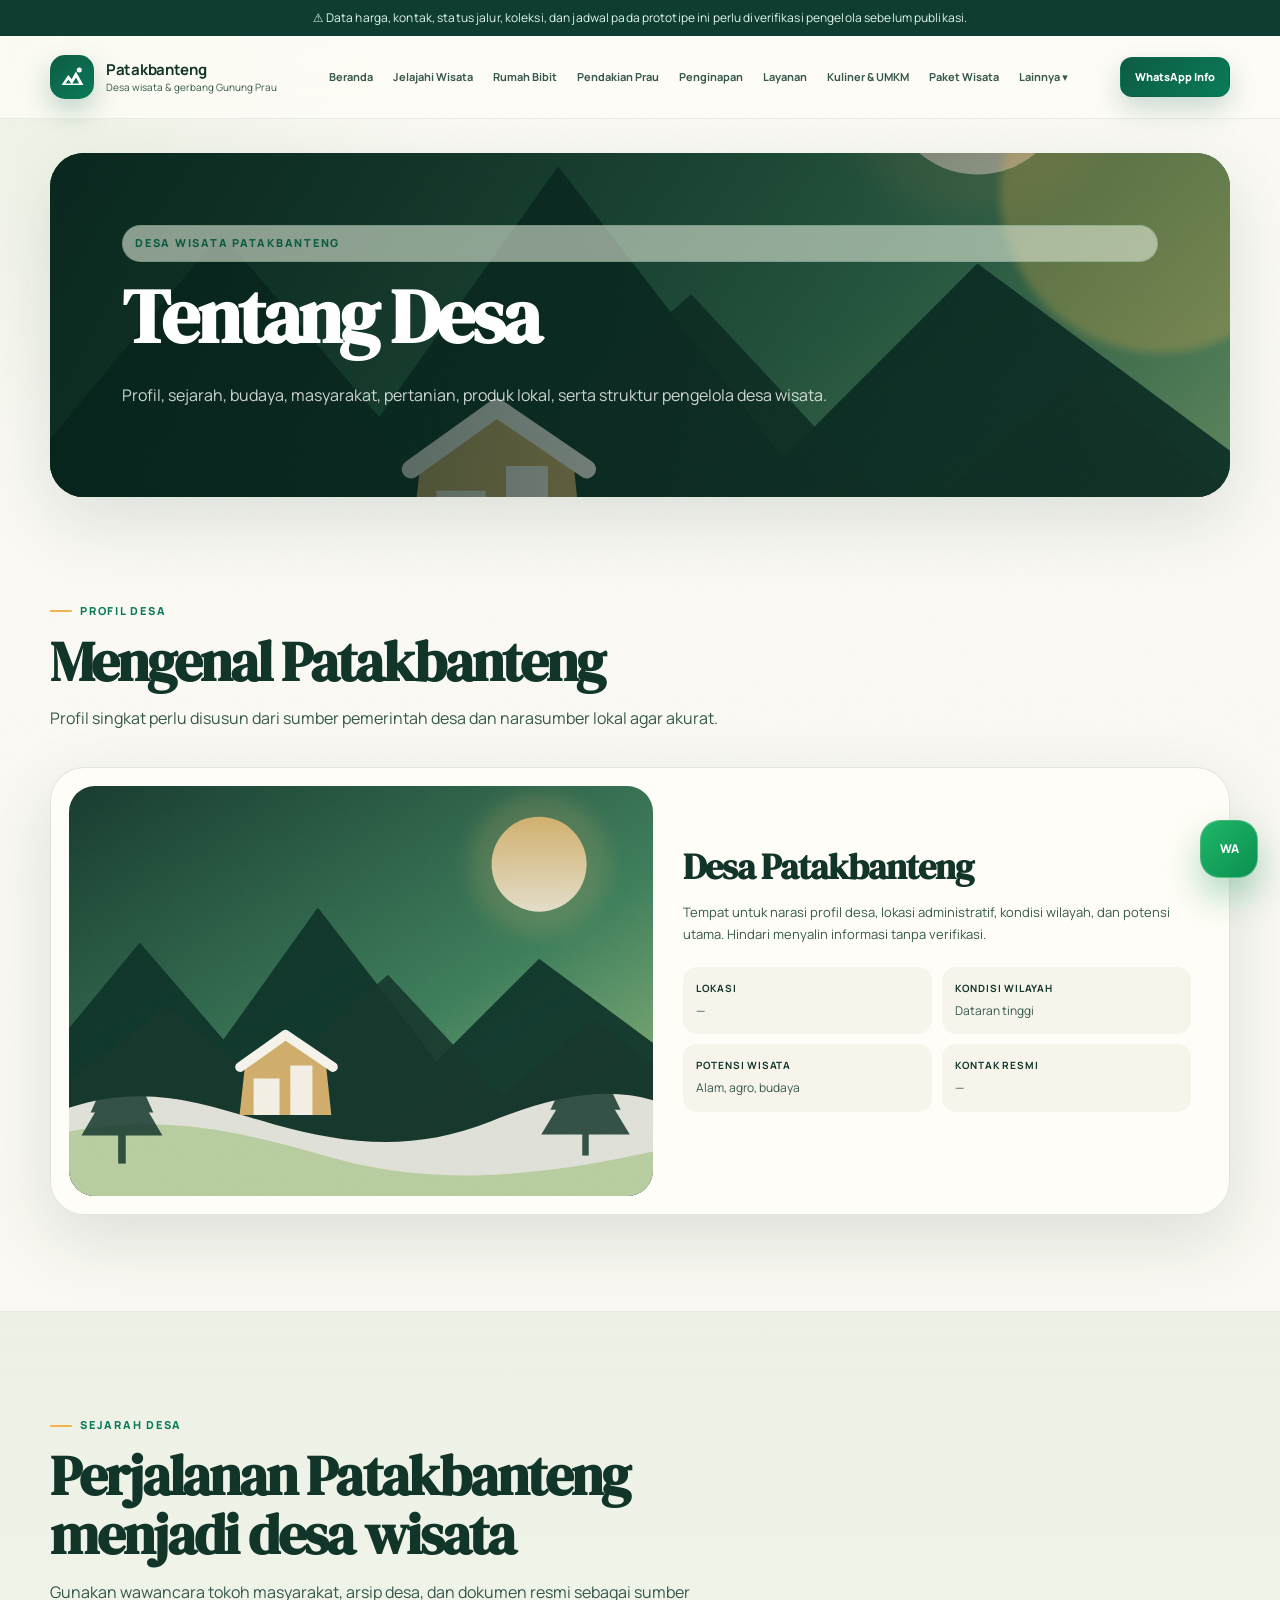
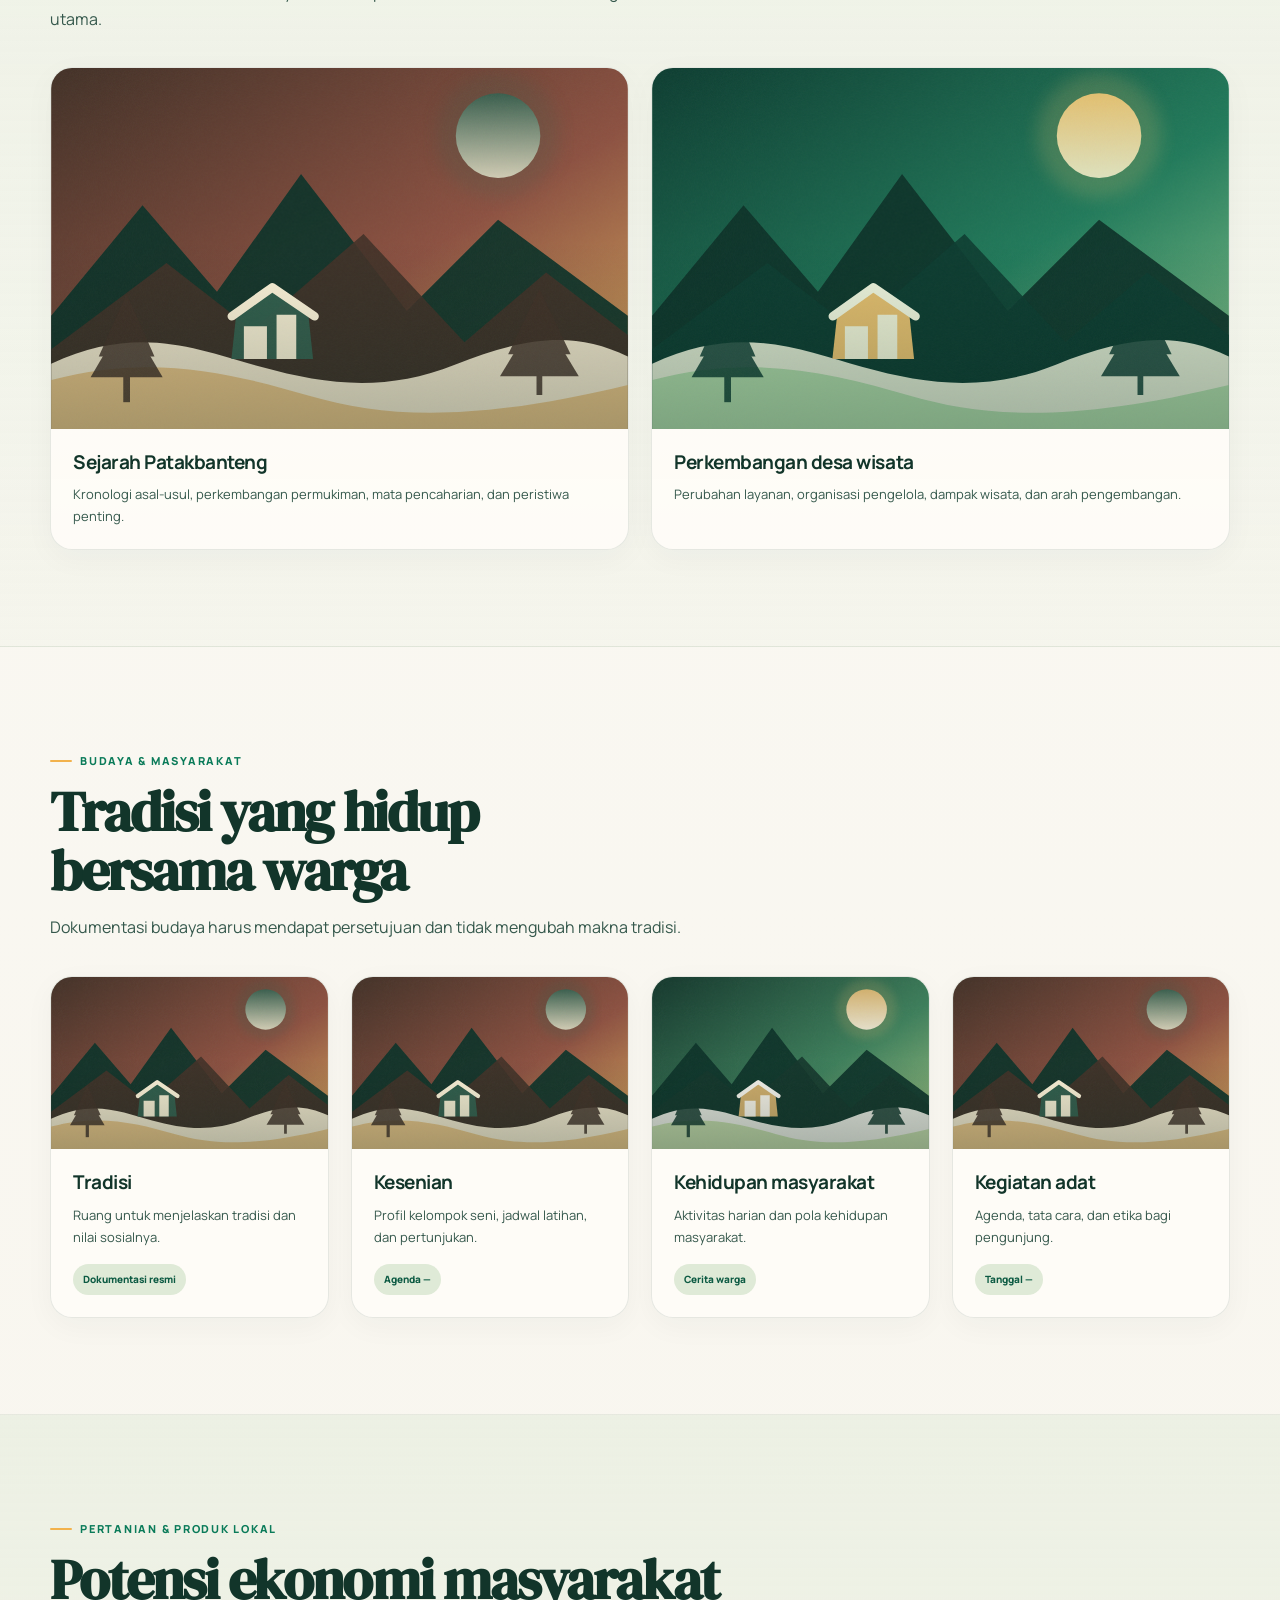
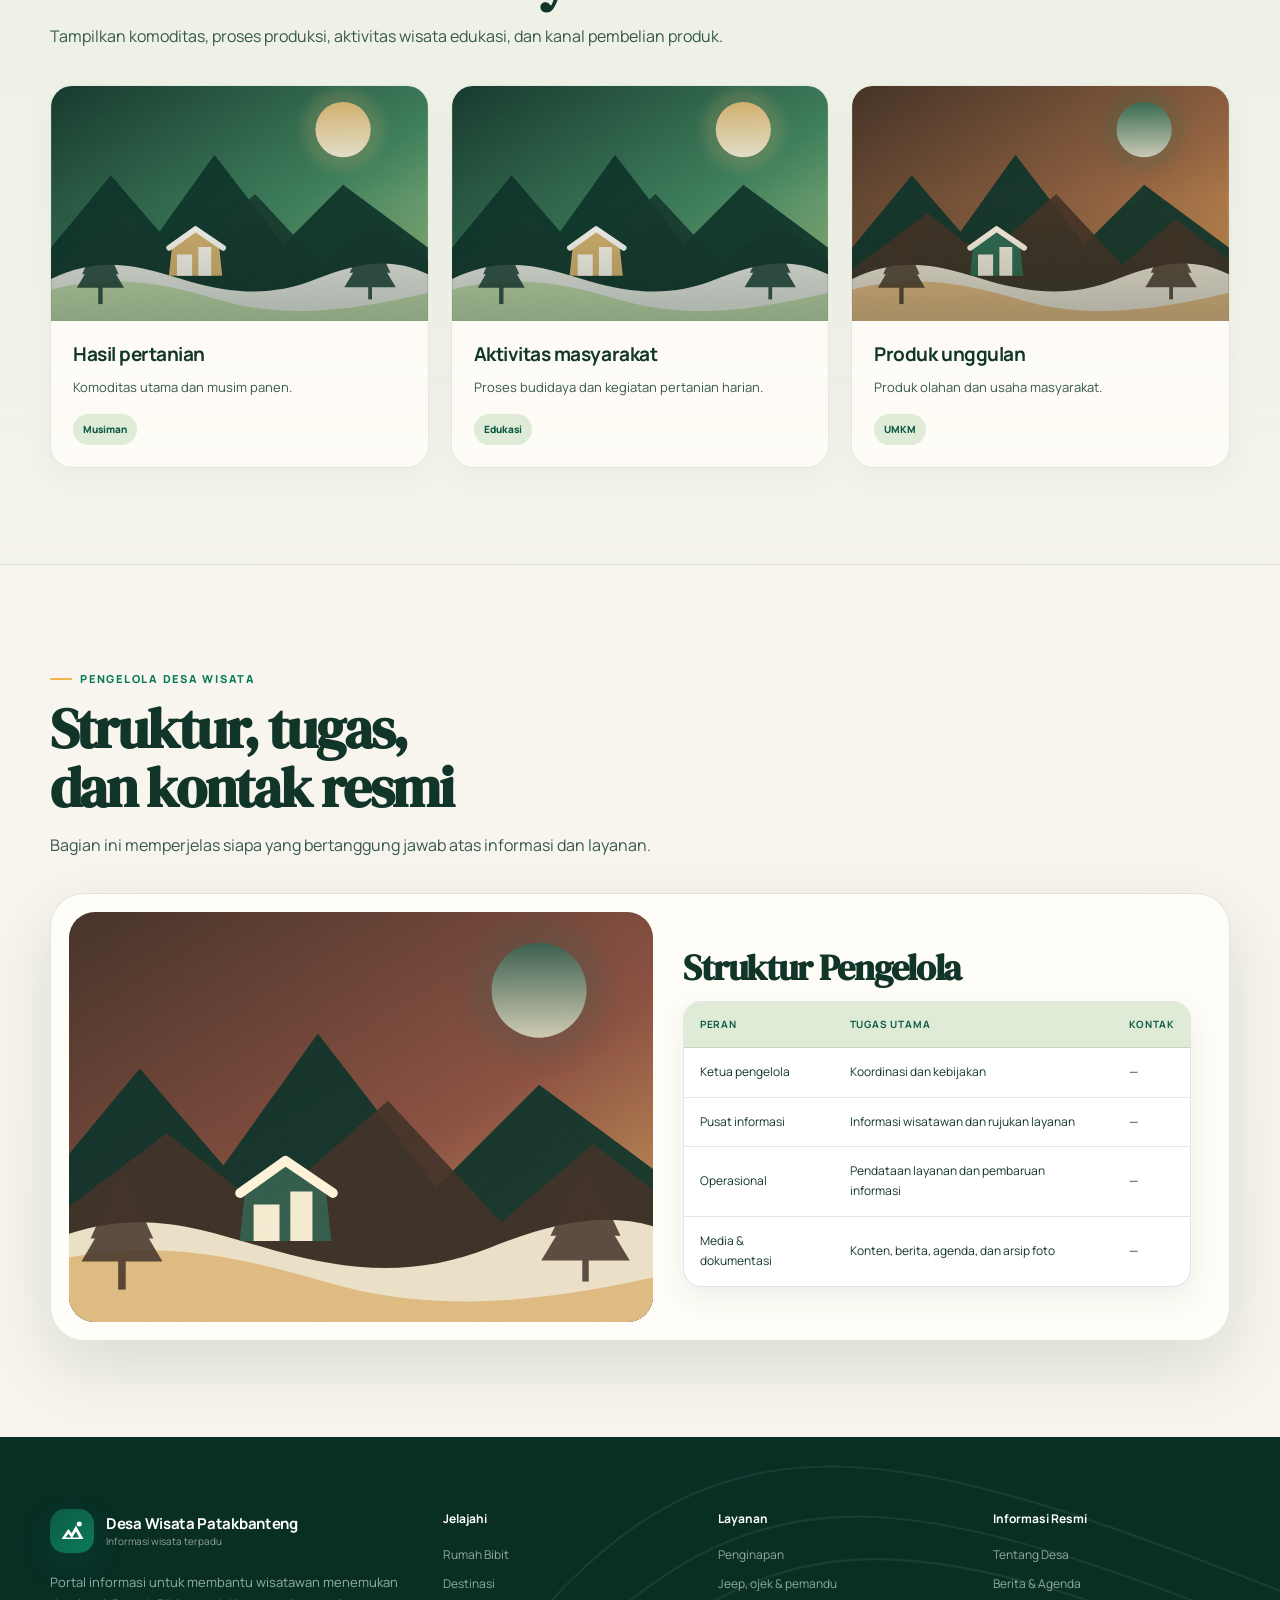
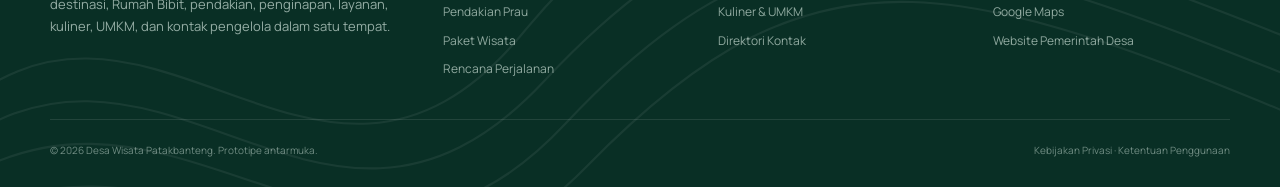
<file: tentang.html>
<!DOCTYPE html>
<html lang="id"><head><meta charset="utf-8"/><meta content="width=device-width,initial-scale=1" name="viewport"/><meta content="Profil, sejarah, budaya, masyarakat, pertanian, produk lokal, serta struktur pengelola desa wisata." name="description"/><title>Tentang Desa — Desa Wisata Patakbanteng</title><link href="assets/site.css" rel="stylesheet"/><meta content="#0d5b43" name="theme-color"/><link href="assets/favicon.svg" rel="icon" type="image/svg+xml"/></head><body class="page-tentang" data-page="tentang"><a class="skip-link" href="#main">Lewati ke konten utama</a>
<div class="notice"><div class="container">⚠ Data harga, kontak, status jalur, koleksi, dan jadwal pada prototipe ini perlu diverifikasi pengelola sebelum publikasi.</div></div>
<header class="site-header"><div class="container header-inner">
<a aria-label="Beranda Desa Wisata Patakbanteng" class="brand" href="index.html"><span class="brand-mark"><svg aria-hidden="true" viewbox="0 0 32 32"><path d="M3 25 11 13l4 5 5-9 9 16H3Zm4.7-2h16.1L20.2 16l-5 8-4.1-5.2L7.7 23Z" fill="currentColor"></path><circle cx="24" cy="7" fill="currentColor" r="3"></circle></svg></span><span class="brand-copy"><strong>Patakbanteng</strong><span>Desa wisata &amp; gerbang Gunung Prau</span></span></a>
<nav aria-label="Navigasi utama" class="main-nav"><a href="index.html">Beranda</a><a href="jelajahi.html">Jelajahi Wisata</a><a href="rumah-bibit.html">Rumah Bibit</a><a href="pendakian.html">Pendakian Prau</a><a href="penginapan.html">Penginapan</a><a href="layanan.html">Layanan</a><a href="kuliner.html">Kuliner &amp; UMKM</a><a href="paket.html">Paket Wisata</a><details class="nav-more"><summary>Lainnya ▾</summary><div class="nav-dropdown"><a href="perjalanan.html">Informasi Perjalanan</a><a href="tentang.html">Tentang Desa</a><a href="berita.html">Berita &amp; Agenda</a><a href="kontak.html">Direktori Kontak</a></div></details></nav>
<div class="header-actions"><a class="btn btn-primary btn-sm" data-wa="" href="#">WhatsApp Info</a><button aria-expanded="false" aria-label="Buka menu" class="menu-toggle">☰</button></div>
</div></header><main id="main"><section class="page-hero"><div class="container"><div class="page-hero-shell"><span class="eyebrow">Desa Wisata Patakbanteng</span><h1>Tentang Desa</h1><p>Profil, sejarah, budaya, masyarakat, pertanian, produk lokal, serta struktur pengelola desa wisata.</p></div></div></section><section class="section"><div class="container"><div class="section-head"><div><div class="kicker">Profil desa</div><h2>Mengenal Patakbanteng</h2><p>Profil singkat perlu disusun dari sumber pemerintah desa dan narasumber lokal agar akurat.</p></div></div><div class="detail-panel"><div class="detail-layout"><div class="detail-image"><img alt="Gambar Desa Patakbanteng" src="assets/desa.svg"/></div><div class="detail-content"><h3>Desa Patakbanteng</h3><p class="card-text">Tempat untuk narasi profil desa, lokasi administratif, kondisi wilayah, dan potensi utama. Hindari menyalin informasi tanpa verifikasi.</p><div class="detail-list"><div class="detail-item"><strong>Lokasi</strong>—</div><div class="detail-item"><strong>Kondisi wilayah</strong>Dataran tinggi</div><div class="detail-item"><strong>Potensi wisata</strong>Alam, agro, budaya</div><div class="detail-item"><strong>Kontak resmi</strong>—</div></div></div></div></div></div></section>
<section class="section section-alt"><div class="container"><div class="section-head"><div><div class="kicker">Sejarah desa</div><h2>Perjalanan Patakbanteng menjadi desa wisata</h2><p>Gunakan wawancara tokoh masyarakat, arsip desa, dan dokumen resmi sebagai sumber utama.</p></div></div><div class="grid grid-2"><div class="card"><div class="card-media"><img alt="Gambar sejarah desa" src="assets/budaya.svg"/></div><div class="card-body"><h3 class="card-title">Sejarah Patakbanteng</h3><p class="card-text">Kronologi asal-usul, perkembangan permukiman, mata pencaharian, dan peristiwa penting.</p></div></div><div class="card"><div class="card-media"><img alt="Perkembangan desa wisata" src="assets/sunrise.svg"/></div><div class="card-body"><h3 class="card-title">Perkembangan desa wisata</h3><p class="card-text">Perubahan layanan, organisasi pengelola, dampak wisata, dan arah pengembangan.</p></div></div></div></div></section>
<section class="section"><div class="container"><div class="section-head"><div><div class="kicker">Budaya &amp; masyarakat</div><h2>Tradisi yang hidup bersama warga</h2><p>Dokumentasi budaya harus mendapat persetujuan dan tidak mengubah makna tradisi.</p></div></div><div class="grid grid-4"><article class="card" data-category="all" data-searchable=""><div class="card-media"><img alt="Tradisi" src="assets/budaya.svg"/></div><div class="card-body"><h3 class="card-title">Tradisi</h3><p class="card-text">Ruang untuk menjelaskan tradisi dan nilai sosialnya.</p><div class="card-meta"><span class="meta-pill">Dokumentasi resmi</span></div></div></article><article class="card" data-category="all" data-searchable=""><div class="card-media"><img alt="Kesenian" src="assets/budaya.svg"/></div><div class="card-body"><h3 class="card-title">Kesenian</h3><p class="card-text">Profil kelompok seni, jadwal latihan, dan pertunjukan.</p><div class="card-meta"><span class="meta-pill">Agenda —</span></div></div></article><article class="card" data-category="all" data-searchable=""><div class="card-media"><img alt="Kehidupan masyarakat" src="assets/desa.svg"/></div><div class="card-body"><h3 class="card-title">Kehidupan masyarakat</h3><p class="card-text">Aktivitas harian dan pola kehidupan masyarakat.</p><div class="card-meta"><span class="meta-pill">Cerita warga</span></div></div></article><article class="card" data-category="all" data-searchable=""><div class="card-media"><img alt="Kegiatan adat" src="assets/agenda.svg"/></div><div class="card-body"><h3 class="card-title">Kegiatan adat</h3><p class="card-text">Agenda, tata cara, dan etika bagi pengunjung.</p><div class="card-meta"><span class="meta-pill">Tanggal —</span></div></div></article></div></div></section>
<section class="section section-alt"><div class="container"><div class="section-head"><div><div class="kicker">Pertanian &amp; produk lokal</div><h2>Potensi ekonomi masyarakat</h2><p>Tampilkan komoditas, proses produksi, aktivitas wisata edukasi, dan kanal pembelian produk.</p></div></div><div class="grid grid-3"><article class="card" data-category="all" data-searchable=""><div class="card-media"><img alt="Hasil pertanian" src="assets/pertanian.svg"/></div><div class="card-body"><h3 class="card-title">Hasil pertanian</h3><p class="card-text">Komoditas utama dan musim panen.</p><div class="card-meta"><span class="meta-pill">Musiman</span></div></div></article><article class="card" data-category="all" data-searchable=""><div class="card-media"><img alt="Aktivitas masyarakat" src="assets/agro.svg"/></div><div class="card-body"><h3 class="card-title">Aktivitas masyarakat</h3><p class="card-text">Proses budidaya dan kegiatan pertanian harian.</p><div class="card-meta"><span class="meta-pill">Edukasi</span></div></div></article><article class="card" data-category="all" data-searchable=""><div class="card-media"><img alt="Produk unggulan" src="assets/umkm.svg"/></div><div class="card-body"><h3 class="card-title">Produk unggulan</h3><p class="card-text">Produk olahan dan usaha masyarakat.</p><div class="card-meta"><span class="meta-pill">UMKM</span></div></div></article></div></div></section>
<section class="section"><div class="container"><div class="section-head"><div><div class="kicker">Pengelola desa wisata</div><h2>Struktur, tugas, dan kontak resmi</h2><p>Bagian ini memperjelas siapa yang bertanggung jawab atas informasi dan layanan.</p></div></div><div class="detail-panel"><div class="detail-layout"><div class="detail-image"><img alt="Tim pengelola desa wisata" src="assets/tim.svg"/></div><div class="detail-content"><h3>Struktur Pengelola</h3><table class="data-table"><thead><tr><th>Peran</th><th>Tugas utama</th><th>Kontak</th></tr></thead><tbody><tr><td>Ketua pengelola</td><td>Koordinasi dan kebijakan</td><td>—</td></tr><tr><td>Pusat informasi</td><td>Informasi wisatawan dan rujukan layanan</td><td>—</td></tr><tr><td>Operasional</td><td>Pendataan layanan dan pembaruan informasi</td><td>—</td></tr><tr><td>Media &amp; dokumentasi</td><td>Konten, berita, agenda, dan arsip foto</td><td>—</td></tr></tbody></table></div></div></div></div></section></main><footer class="site-footer"><div class="container">
<div class="footer-grid"><div class="footer-brand"><a class="brand" href="index.html"><span class="brand-mark"><svg aria-hidden="true" viewbox="0 0 32 32"><path d="M3 25 11 13l4 5 5-9 9 16H3Zm4.7-2h16.1L20.2 16l-5 8-4.1-5.2L7.7 23Z" fill="currentColor"></path><circle cx="24" cy="7" fill="currentColor" r="3"></circle></svg></span><span class="brand-copy"><strong>Desa Wisata Patakbanteng</strong><span>Informasi wisata terpadu</span></span></a><p>Portal informasi untuk membantu wisatawan menemukan destinasi, Rumah Bibit, pendakian, penginapan, layanan, kuliner, UMKM, dan kontak pengelola dalam satu tempat.</p></div>
<div class="footer-col"><h4>Jelajahi</h4><a href="rumah-bibit.html">Rumah Bibit</a><a href="jelajahi.html">Destinasi</a><a href="pendakian.html">Pendakian Prau</a><a href="paket.html">Paket Wisata</a><a href="perjalanan.html">Rencana Perjalanan</a></div>
<div class="footer-col"><h4>Layanan</h4><a href="penginapan.html">Penginapan</a><a href="layanan.html">Jeep, ojek &amp; pemandu</a><a href="kuliner.html">Kuliner &amp; UMKM</a><a href="kontak.html">Direktori Kontak</a></div>
<div class="footer-col"><h4>Informasi Resmi</h4><a href="tentang.html">Tentang Desa</a><a href="berita.html">Berita &amp; Agenda</a><a href="#">Google Maps</a><a href="#">Website Pemerintah Desa</a></div></div>
<div class="footer-bottom"><span>© 2026 Desa Wisata Patakbanteng. Prototipe antarmuka.</span><span>Kebijakan Privasi · Ketentuan Penggunaan</span></div></div></footer><script src="assets/site.js"></script></body></html>
</file>
<file: assets/site.css>
@import url('https://fonts.googleapis.com/css2?family=DM+Serif+Display:ital@0;1&family=Manrope:wght@400;500;600;700;800&display=swap');

:root{
  --ink:#12352a;
  --ink-2:#35584c;
  --forest:#0d5b43;
  --forest-2:#0a7b59;
  --leaf:#77b255;
  --moss:#dfead7;
  --cream:#f7f4ec;
  --paper:#fffdf8;
  --amber:#f2b24c;
  --amber-2:#ffd283;
  --white:#fff;
  --line:rgba(18,53,42,.12);
  --shadow-sm:0 10px 30px rgba(18,53,42,.08);
  --shadow:0 24px 70px rgba(18,53,42,.13);
  --shadow-lg:0 40px 100px rgba(7,50,37,.2);
  --radius-sm:14px;
  --radius:22px;
  --radius-lg:34px;
  --container:1180px;
  --ease:cubic-bezier(.2,.8,.2,1);
}

*{box-sizing:border-box}
html{scroll-behavior:smooth;scroll-padding-top:110px}
body{
  margin:0;
  min-height:100vh;
  color:var(--ink);
  background:
    radial-gradient(circle at 0 0,rgba(119,178,85,.12),transparent 28rem),
    linear-gradient(180deg,#fbfaf5 0%,#f7f4ec 100%);
  font-family:'Manrope',system-ui,-apple-system,BlinkMacSystemFont,'Segoe UI',sans-serif;
  line-height:1.7;
  overflow-x:hidden;
}
body::before{
  content:'';
  position:fixed;
  inset:0;
  pointer-events:none;
  z-index:-1;
  opacity:.26;
  background-image:url("data:image/svg+xml,%3Csvg width='110' height='110' viewBox='0 0 110 110' xmlns='http://www.w3.org/2000/svg'%3E%3Cfilter id='n'%3E%3CfeTurbulence type='fractalNoise' baseFrequency='.8' numOctaves='3' stitchTiles='stitch'/%3E%3C/filter%3E%3Crect width='100%25' height='100%25' filter='url(%23n)' opacity='.07'/%3E%3C/svg%3E");
}

img{display:block;max-width:100%}
a{color:inherit;text-decoration:none}
button,input,select,textarea{font:inherit}
button{cursor:pointer}
::selection{background:var(--amber-2);color:var(--ink)}

.container{width:min(calc(100% - 40px),var(--container));margin-inline:auto}
.skip-link{position:fixed;left:20px;top:-80px;z-index:9999;background:var(--ink);color:#fff;padding:12px 18px;border-radius:10px;transition:.25s}
.skip-link:focus{top:18px}

.notice{position:relative;z-index:45;background:#103d31;color:#dff6eb;font-size:12px;letter-spacing:.01em}
.notice .container{padding:8px 0;text-align:center}

.scroll-progress{position:fixed;top:0;left:0;height:3px;width:0;background:linear-gradient(90deg,var(--amber),var(--leaf));z-index:9999;box-shadow:0 0 16px rgba(242,178,76,.6)}

.site-header{
  position:sticky;
  top:0;
  z-index:40;
  background:rgba(255,253,248,.78);
  backdrop-filter:blur(18px) saturate(140%);
  border-bottom:1px solid rgba(18,53,42,.08);
  transition:box-shadow .35s var(--ease),background .35s var(--ease),transform .35s var(--ease);
}
.site-header.is-scrolled{box-shadow:0 14px 45px rgba(18,53,42,.1);background:rgba(255,253,248,.93)}
.header-inner{min-height:82px;display:flex;align-items:center;gap:22px}
.brand{display:flex;align-items:center;gap:12px;min-width:215px}
.brand-mark{width:44px;height:44px;border-radius:15px;display:grid;place-items:center;background:linear-gradient(145deg,var(--forest),var(--forest-2));color:white;box-shadow:0 12px 28px rgba(13,91,67,.25);transition:transform .35s var(--ease)}
.brand:hover .brand-mark{transform:rotate(-5deg) scale(1.05)}
.brand-mark svg{width:27px;height:27px}
.brand-copy{display:flex;flex-direction:column;line-height:1.15}
.brand-copy strong{font-size:15px;letter-spacing:-.02em}
.brand-copy span{font-size:10px;color:var(--ink-2);margin-top:4px;white-space:nowrap}
.main-nav{display:flex;align-items:center;justify-content:center;gap:2px;flex:1}
.main-nav>a,.nav-more>summary{position:relative;padding:10px 9px;border-radius:11px;font-size:11px;font-weight:700;color:var(--ink-2);white-space:nowrap;list-style:none;transition:.25s var(--ease)}
.main-nav>a::after,.nav-more>summary::after{content:'';position:absolute;left:12px;right:12px;bottom:4px;height:2px;border-radius:9px;background:var(--forest-2);transform:scaleX(0);transform-origin:center;transition:transform .3s var(--ease)}
.main-nav>a:hover,.main-nav>a.active,.nav-more>summary:hover{color:var(--forest);background:rgba(13,91,67,.06)}
.main-nav>a:hover::after,.main-nav>a.active::after{transform:scaleX(1)}
.nav-more{position:relative}
.nav-more>summary{cursor:pointer}
.nav-more>summary::-webkit-details-marker{display:none}
.nav-dropdown{position:absolute;right:0;top:calc(100% + 12px);min-width:240px;padding:10px;background:rgba(255,253,248,.98);border:1px solid var(--line);border-radius:18px;box-shadow:var(--shadow);opacity:0;transform:translateY(-8px) scale(.98);pointer-events:none;transition:.25s var(--ease)}
.nav-more[open] .nav-dropdown{opacity:1;transform:none;pointer-events:auto}
.nav-dropdown a{display:block;padding:11px 12px;border-radius:10px;font-size:13px;font-weight:700;color:var(--ink-2)}
.nav-dropdown a:hover{background:var(--moss);color:var(--forest)}
.header-actions{display:flex;align-items:center;gap:10px}
.menu-toggle{display:none;border:0;background:var(--moss);color:var(--forest);width:42px;height:42px;border-radius:14px;font-size:20px}

.btn{display:inline-flex;align-items:center;justify-content:center;gap:8px;min-height:48px;padding:12px 20px;border:1px solid transparent;border-radius:14px;font-weight:800;font-size:13px;transition:transform .25s var(--ease),box-shadow .25s var(--ease),background .25s var(--ease),border-color .25s var(--ease);position:relative;overflow:hidden}
.btn::after{content:'';position:absolute;inset:-80% -40%;background:linear-gradient(110deg,transparent 35%,rgba(255,255,255,.32) 50%,transparent 65%);transform:translateX(-85%) rotate(8deg);transition:transform .65s var(--ease)}
.btn:hover::after{transform:translateX(85%) rotate(8deg)}
.btn:hover{transform:translateY(-2px)}
.btn-sm{min-height:40px;padding:9px 14px;font-size:11px;border-radius:12px}
.btn-primary{background:linear-gradient(135deg,var(--forest),var(--forest-2));color:#fff;box-shadow:0 12px 28px rgba(13,91,67,.22)}
.btn-primary:hover{box-shadow:0 18px 36px rgba(13,91,67,.3)}
.btn-amber{background:linear-gradient(135deg,var(--amber),var(--amber-2));color:#3d2c10;box-shadow:0 12px 30px rgba(242,178,76,.26)}
.btn-secondary{background:rgba(255,255,255,.7);border-color:rgba(18,53,42,.14);color:var(--ink);backdrop-filter:blur(8px)}
.btn-ghost{background:transparent;border-color:var(--line);color:var(--forest)}
.btn-ghost:hover,.btn-secondary:hover{border-color:rgba(13,91,67,.36);background:white;box-shadow:var(--shadow-sm)}

.hero{padding:34px 0 0;position:relative}
.hero-shell{min-height:640px;border-radius:var(--radius-lg);overflow:hidden;position:relative;display:flex;align-items:flex-end;padding:clamp(34px,6vw,72px);color:white;background:linear-gradient(135deg,#0b3b2f 0%,#0d5b43 40%,#2d7258 100%);box-shadow:var(--shadow-lg);isolation:isolate}
.hero-shell::before{content:'';position:absolute;inset:0;background:linear-gradient(90deg,rgba(4,26,20,.8) 0%,rgba(4,26,20,.45) 45%,rgba(4,26,20,.1) 75%),url('hero-patakbanteng.svg') center/cover no-repeat;z-index:-2;transform:scale(1.04);animation:heroBreath 14s ease-in-out infinite alternate}
.hero-shell::after{content:'';position:absolute;inset:0;z-index:-1;background:radial-gradient(circle at 80% 20%,rgba(255,215,143,.35),transparent 18rem),linear-gradient(180deg,transparent 55%,rgba(4,26,20,.6));mix-blend-mode:screen;opacity:.8}
.hero-content{max-width:760px;position:relative;z-index:2}
.hero .eyebrow{color:#d8f2e7;background:rgba(255,255,255,.12);border-color:rgba(255,255,255,.2)}
.hero h1{font-family:'DM Serif Display',Georgia,serif;font-size:clamp(52px,8vw,98px);line-height:.95;letter-spacing:-.055em;margin:20px 0 22px;max-width:900px;text-wrap:balance;text-shadow:0 10px 35px rgba(0,0,0,.2)}
.hero p{font-size:clamp(15px,2vw,19px);line-height:1.75;color:rgba(255,255,255,.86);max-width:720px}
.hero-actions{display:flex;flex-wrap:wrap;gap:12px;margin-top:30px}
.hero .btn-secondary{color:#fff;border-color:rgba(255,255,255,.3);background:rgba(255,255,255,.12)}
.hero-stats{position:absolute;right:34px;bottom:34px;display:grid;grid-template-columns:repeat(3,1fr);width:min(560px,48%);background:rgba(6,37,29,.54);border:1px solid rgba(255,255,255,.15);border-radius:22px;backdrop-filter:blur(14px);overflow:hidden;z-index:3}
.hero-stat{padding:18px;border-right:1px solid rgba(255,255,255,.12)}
.hero-stat:last-child{border-right:0}
.hero-stat strong{display:block;font-size:12px;color:#fff}
.hero-stat span{display:block;font-size:10px;color:rgba(255,255,255,.66);margin-top:4px}
@keyframes heroBreath{to{transform:scale(1.09) translate3d(1%,0,0)}}

.page-hero{padding:34px 0 0}
.page-hero-shell{min-height:330px;border-radius:var(--radius-lg);position:relative;overflow:hidden;padding:clamp(38px,7vw,72px);display:flex;flex-direction:column;justify-content:flex-end;color:white;background:linear-gradient(135deg,#0b3b2f,#167354);box-shadow:var(--shadow);isolation:isolate}
.page-hero-shell::before{content:'';position:absolute;inset:0;background:linear-gradient(100deg,rgba(5,32,25,.84),rgba(5,32,25,.25)),url('page-landscape.svg') center/cover no-repeat;z-index:-2;transform:scale(1.04);animation:heroBreath 16s ease-in-out infinite alternate}
.page-hero-shell::after{content:'';position:absolute;width:320px;height:320px;border-radius:50%;right:-90px;top:-120px;background:rgba(242,178,76,.25);filter:blur(4px);z-index:-1}
.page-hero h1{font-family:'DM Serif Display',Georgia,serif;font-size:clamp(44px,7vw,76px);line-height:1;letter-spacing:-.04em;margin:16px 0 12px;text-wrap:balance}
.page-hero p{max-width:720px;color:rgba(255,255,255,.8);font-size:16px}

.eyebrow,.kicker{display:inline-flex;align-items:center;gap:8px;font-size:11px;text-transform:uppercase;letter-spacing:.16em;font-weight:800;color:var(--forest);border:1px solid rgba(13,91,67,.16);background:rgba(223,234,215,.6);padding:8px 12px;border-radius:999px}
.kicker{border:0;background:none;padding:0;color:var(--forest-2)}
.kicker::before{content:'';width:22px;height:2px;background:var(--amber);border-radius:9px}

.section{padding:96px 0;position:relative}
.section-alt{background:linear-gradient(180deg,rgba(223,234,215,.48),rgba(223,234,215,.16));border-block:1px solid rgba(18,53,42,.06)}
.section-head{display:flex;align-items:flex-end;justify-content:space-between;gap:30px;margin-bottom:34px}
.section-head>div{max-width:760px}
.section-head h2{font-family:'DM Serif Display',Georgia,serif;font-size:clamp(34px,5vw,56px);line-height:1.05;letter-spacing:-.035em;margin:12px 0 14px;text-wrap:balance}
.section-head p{color:var(--ink-2);margin:0;max-width:690px}

.grid{display:grid;gap:22px}
.grid-2{grid-template-columns:repeat(2,minmax(0,1fr))}
.grid-3{grid-template-columns:repeat(3,minmax(0,1fr))}
.grid-4{grid-template-columns:repeat(4,minmax(0,1fr))}

.card{background:rgba(255,253,248,.86);border:1px solid rgba(18,53,42,.1);border-radius:var(--radius);overflow:hidden;box-shadow:0 8px 30px rgba(18,53,42,.04);position:relative;transform-style:preserve-3d;transition:transform .35s var(--ease),box-shadow .35s var(--ease),border-color .35s var(--ease),opacity .45s var(--ease)}
.card:hover{transform:translateY(-9px);box-shadow:var(--shadow);border-color:rgba(13,91,67,.22)}
.card-media{aspect-ratio:16/10;overflow:hidden;position:relative;background:var(--moss)}
.card-media::after{content:'';position:absolute;inset:0;background:linear-gradient(180deg,transparent 48%,rgba(6,37,29,.25));pointer-events:none}
.card-media img{width:100%;height:100%;object-fit:cover;transition:transform .8s var(--ease),filter .45s var(--ease)}
.card:hover .card-media img{transform:scale(1.07)}
.card-badge{position:absolute;top:14px;left:14px;z-index:2;background:rgba(255,253,248,.9);color:var(--forest);font-size:10px;font-weight:800;padding:7px 10px;border-radius:999px;backdrop-filter:blur(8px)}
.card-body{padding:22px}
.card-title{margin:0 0 9px;font-size:19px;line-height:1.25;letter-spacing:-.025em}
.card-text{margin:0;color:var(--ink-2);font-size:13px;line-height:1.7}
.card-meta{display:flex;flex-wrap:wrap;gap:7px;margin-top:16px}
.meta-pill,.status{display:inline-flex;align-items:center;padding:7px 10px;border-radius:999px;background:var(--moss);color:var(--forest);font-size:10px;font-weight:800}
.status{background:#fff2d8;color:#825d1e;margin-bottom:12px}
.card-actions{display:flex;flex-wrap:wrap;gap:9px;margin-top:20px}
.card.is-hidden{display:none}

.need-card{min-height:138px;padding:18px;border-radius:22px;background:rgba(255,253,248,.9);border:1px solid var(--line);display:grid;grid-template-columns:70px 1fr 28px;gap:16px;align-items:center;box-shadow:var(--shadow-sm);transition:.35s var(--ease);overflow:hidden;position:relative}
.need-card::before{content:'';position:absolute;inset:auto -35% -120% auto;width:240px;height:240px;border-radius:50%;background:radial-gradient(circle,rgba(119,178,85,.28),transparent 68%);transition:.5s var(--ease)}
.need-card:hover{transform:translateY(-7px);box-shadow:var(--shadow);border-color:rgba(13,91,67,.2)}
.need-card:hover::before{transform:translate(-18px,-18px)}
.need-card img{width:70px;height:70px;border-radius:18px;object-fit:cover}
.need-card strong{font-size:16px;line-height:1.3;position:relative;z-index:1}
.need-card>span{width:28px;height:28px;border-radius:50%;display:grid;place-items:center;background:var(--moss);color:var(--forest);transition:.3s var(--ease)}
.need-card:hover>span{transform:rotate(45deg);background:var(--forest);color:#fff}

.filter-bar{display:flex;align-items:center;gap:8px;flex-wrap:wrap;margin-bottom:28px;padding:10px;background:rgba(255,253,248,.8);border:1px solid var(--line);border-radius:18px;box-shadow:var(--shadow-sm);position:sticky;top:94px;z-index:20;backdrop-filter:blur(14px)}
.filter-chip{border:0;background:transparent;color:var(--ink-2);padding:10px 13px;border-radius:11px;font-weight:800;font-size:11px;transition:.25s}
.filter-chip:hover,.filter-chip.active{background:var(--forest);color:#fff}
.search-box{display:flex;align-items:center;gap:7px;min-width:200px;margin-left:auto;background:#fff;border:1px solid var(--line);padding:0 12px;border-radius:12px;color:var(--ink-2)}
.search-box input{width:100%;height:40px;border:0;outline:0;background:transparent;color:var(--ink)}

.detail-panel{background:rgba(255,253,248,.92);border:1px solid var(--line);border-radius:var(--radius-lg);padding:18px;box-shadow:var(--shadow)}
.detail-layout{display:grid;grid-template-columns:minmax(0,1.05fr) minmax(0,.95fr);gap:30px;align-items:center}
.detail-image{min-height:410px;border-radius:26px;overflow:hidden;background:var(--moss)}
.detail-image img{width:100%;height:100%;min-height:410px;object-fit:cover;transition:transform .9s var(--ease)}
.detail-panel:hover .detail-image img{transform:scale(1.035)}
.detail-content{padding:24px 20px 24px 0}
.detail-content h3{font-family:'DM Serif Display',Georgia,serif;font-size:36px;line-height:1.1;letter-spacing:-.03em;margin:0 0 14px}
.detail-list{display:grid;grid-template-columns:repeat(2,minmax(0,1fr));gap:10px;margin:22px 0}
.detail-item{padding:13px;border-radius:14px;background:var(--cream);font-size:12px;color:var(--ink-2)}
.detail-item strong{display:block;color:var(--ink);font-size:10px;text-transform:uppercase;letter-spacing:.08em;margin-bottom:4px}

.icon-list{display:grid;gap:12px}
.icon-row{display:flex;align-items:flex-start;gap:12px;padding:14px;border:1px solid var(--line);border-radius:15px;background:rgba(255,255,255,.68)}
.icon-dot{width:31px;height:31px;flex:0 0 auto;border-radius:10px;display:grid;place-items:center;background:var(--moss);color:var(--forest);font-weight:900}

.warning-box,.info-strip{padding:18px 20px;border-radius:17px;background:#fff2d8;border:1px solid rgba(242,178,76,.3);color:#70501c;font-size:13px}
.info-strip{background:var(--moss);border-color:rgba(13,91,67,.12);color:var(--ink-2)}

.map-card{min-height:430px;border-radius:var(--radius-lg);background:linear-gradient(145deg,#d7ead4,#f8f3df);position:relative;overflow:hidden;border:1px solid rgba(18,53,42,.1);box-shadow:var(--shadow)}
.map-grid{position:absolute;inset:0;opacity:.25;background-image:linear-gradient(rgba(13,91,67,.25) 1px,transparent 1px),linear-gradient(90deg,rgba(13,91,67,.25) 1px,transparent 1px);background-size:38px 38px;transform:perspective(500px) rotateX(55deg) scale(1.5);transform-origin:center bottom}
.map-road{position:absolute;width:80%;height:30%;left:10%;top:35%;border:7px solid rgba(255,255,255,.86);border-left-color:transparent;border-bottom-color:transparent;border-radius:50%;transform:rotate(-14deg);filter:drop-shadow(0 5px 2px rgba(18,53,42,.12))}
.map-road.two{width:60%;height:55%;left:20%;top:14%;transform:rotate(32deg)}
.map-pin{position:absolute;padding:8px 11px;background:var(--ink);color:#fff;border-radius:999px;font-size:10px;font-weight:800;box-shadow:0 10px 25px rgba(18,53,42,.25);animation:pinFloat 3s ease-in-out infinite}
.map-pin::after{content:'';position:absolute;width:9px;height:9px;background:inherit;left:50%;bottom:-4px;transform:translateX(-50%) rotate(45deg)}
.map-pin.one{left:14%;top:27%}.map-pin.two{left:42%;top:43%;animation-delay:.4s}.map-pin.three{right:18%;top:23%;animation-delay:.8s}.map-pin.four{left:28%;bottom:20%;animation-delay:1.2s}.map-pin.five{right:12%;bottom:24%;animation-delay:1.5s}
.map-legend{position:absolute;left:18px;right:18px;bottom:18px;display:flex;flex-wrap:wrap;gap:8px;padding:12px;background:rgba(255,255,255,.75);border:1px solid rgba(255,255,255,.8);border-radius:14px;backdrop-filter:blur(12px)}
.map-legend span{font-size:10px;font-weight:800;color:var(--ink-2)}
@keyframes pinFloat{50%{transform:translateY(-7px)}}

.data-table{width:100%;border-collapse:separate;border-spacing:0;background:#fff;border:1px solid var(--line);border-radius:18px;overflow:hidden;box-shadow:var(--shadow-sm);font-size:12px}
.data-table th,.data-table td{text-align:left;padding:14px 16px;border-bottom:1px solid var(--line)}
.data-table th{background:var(--moss);font-size:10px;text-transform:uppercase;letter-spacing:.08em;color:var(--forest)}
.data-table tr:last-child td{border-bottom:0}

.timeline{display:grid;gap:0;position:relative}
.timeline::before{content:'';position:absolute;left:24px;top:10px;bottom:10px;width:2px;background:linear-gradient(var(--forest),var(--amber))}
.timeline-item{display:grid;grid-template-columns:50px 1fr;gap:18px;padding:0 0 24px;position:relative}
.timeline-time{width:48px;height:48px;border-radius:15px;background:var(--forest);color:#fff;display:grid;place-items:center;font-size:10px;font-weight:900;z-index:1;box-shadow:0 10px 22px rgba(13,91,67,.22)}
.timeline-item>div:last-child{background:#fff;border:1px solid var(--line);border-radius:16px;padding:15px 17px;box-shadow:var(--shadow-sm)}
.timeline-item h3{margin:0 0 4px;font-size:15px}
.timeline-item p{margin:0;color:var(--ink-2);font-size:12px}

.faq{display:grid;gap:10px}
.faq details{background:#fff;border:1px solid var(--line);border-radius:16px;padding:16px 18px;transition:.3s}
.faq details[open]{box-shadow:var(--shadow-sm);border-color:rgba(13,91,67,.23)}
.faq summary{font-weight:800;cursor:pointer}
.faq p{color:var(--ink-2);font-size:13px;margin:12px 0 0}

.contact-grid{display:grid;grid-template-columns:minmax(0,.8fr) minmax(0,1.2fr);gap:24px}
.contact-panel,.form-card{background:linear-gradient(145deg,var(--ink),#0b6046);color:#fff;padding:32px;border-radius:var(--radius);box-shadow:var(--shadow)}
.form-card{background:#fff;color:var(--ink);border:1px solid var(--line)}
.contact-panel p{color:rgba(255,255,255,.72)}
.contact-row{display:flex;justify-content:space-between;gap:16px;padding:13px 0;border-bottom:1px solid rgba(255,255,255,.12);font-size:12px}
.contact-row span{color:rgba(255,255,255,.65)}
.form-grid{display:grid;grid-template-columns:repeat(2,minmax(0,1fr));gap:14px;margin-top:20px}
.field{display:grid;gap:7px}
.field.full{grid-column:1/-1}
.field label{font-size:11px;font-weight:800;color:var(--ink-2)}
.field input,.field select,.field textarea{width:100%;border:1px solid var(--line);background:var(--cream);border-radius:13px;padding:13px 14px;outline:0;transition:.25s}
.field textarea{min-height:130px;resize:vertical}
.field input:focus,.field select:focus,.field textarea:focus{border-color:var(--forest-2);box-shadow:0 0 0 4px rgba(10,123,89,.1);background:white}

.site-footer{padding:72px 0 28px;background:#092f25;color:#d7e9e1;position:relative;overflow:hidden}
.site-footer::before{content:'';position:absolute;inset:0;background:url('footer-contour.svg') center/cover no-repeat;opacity:.08}
.footer-grid{display:grid;grid-template-columns:1.5fr repeat(3,1fr);gap:38px;position:relative}
.footer-brand p{color:rgba(215,233,225,.68);font-size:13px;max-width:440px}
.footer-brand .brand{color:#fff;margin-bottom:18px}
.footer-brand .brand-copy span{color:rgba(255,255,255,.55)}
.footer-col{display:grid;align-content:start;gap:8px}
.footer-col h4{font-size:12px;margin:0 0 8px;color:#fff}
.footer-col a{font-size:12px;color:rgba(215,233,225,.66);transition:.25s}
.footer-col a:hover{color:var(--amber-2);transform:translateX(3px)}
.footer-bottom{position:relative;border-top:1px solid rgba(255,255,255,.1);margin-top:40px;padding-top:22px;display:flex;justify-content:space-between;gap:20px;font-size:10px;color:rgba(215,233,225,.5)}

.wa-float{position:fixed;right:22px;bottom:22px;width:58px;height:58px;border-radius:20px;display:grid;place-items:center;background:linear-gradient(135deg,#20b768,#0a8f50);color:white;box-shadow:0 18px 36px rgba(10,143,80,.32);z-index:39;transition:.3s var(--ease);font-weight:900;font-size:12px;border:1px solid rgba(255,255,255,.25)}
.wa-float:hover{transform:translateY(-5px) rotate(-3deg);box-shadow:0 24px 48px rgba(10,143,80,.4)}

.reveal{opacity:0;transform:translateY(24px);transition:opacity .7s var(--ease),transform .7s var(--ease)}
.reveal.in-view{opacity:1;transform:none}
.reveal[data-delay='1']{transition-delay:.08s}.reveal[data-delay='2']{transition-delay:.16s}.reveal[data-delay='3']{transition-delay:.24s}.reveal[data-delay='4']{transition-delay:.32s}

.tree-card .card-media{aspect-ratio:4/3}
.tree-card .latin{display:block;font-family:'DM Serif Display',Georgia,serif;font-style:italic;color:var(--forest);font-size:17px;margin:-2px 0 10px}
.tree-card .tree-type{position:absolute;right:14px;top:14px;z-index:2;background:rgba(9,47,37,.85);color:#fff;border-radius:999px;padding:7px 10px;font-size:9px;font-weight:800;text-transform:uppercase;letter-spacing:.08em;backdrop-filter:blur(8px)}
.nursery-feature{display:grid;grid-template-columns:1.1fr .9fr;gap:26px;align-items:stretch}
.nursery-visual{min-height:480px;border-radius:var(--radius-lg);overflow:hidden;position:relative;background:url('rumah-bibit-hero.svg') center/cover no-repeat;box-shadow:var(--shadow)}
.nursery-visual::after{content:'Ruang belajar · konservasi · pemberdayaan';position:absolute;left:22px;bottom:22px;padding:12px 16px;border-radius:14px;background:rgba(9,47,37,.72);color:#fff;font-size:11px;font-weight:800;backdrop-filter:blur(10px)}
.nursery-copy{border-radius:var(--radius-lg);padding:36px;background:linear-gradient(145deg,#0d5b43,#092f25);color:#fff;display:flex;flex-direction:column;justify-content:center;box-shadow:var(--shadow)}
.nursery-copy h2{font-family:'DM Serif Display',Georgia,serif;font-size:46px;line-height:1.05;margin:12px 0 14px}
.nursery-copy p{color:rgba(255,255,255,.74)}
.nursery-stats{display:grid;grid-template-columns:repeat(3,1fr);gap:10px;margin-top:22px}
.nursery-stat{padding:14px;border-radius:14px;background:rgba(255,255,255,.09);border:1px solid rgba(255,255,255,.1)}
.nursery-stat strong{display:block;font-size:18px}.nursery-stat span{font-size:9px;color:rgba(255,255,255,.58)}

@media (max-width:1160px){
  .main-nav>a,.nav-more>summary{font-size:10px;padding-inline:7px}
  .brand{min-width:auto}.brand-copy span{display:none}
  .header-actions .btn{display:none}
}
@media (max-width:980px){
  .main-nav{display:none;position:absolute;top:calc(100% + 1px);left:20px;right:20px;background:rgba(255,253,248,.98);border:1px solid var(--line);border-radius:20px;box-shadow:var(--shadow);padding:12px;flex-direction:column;align-items:stretch}
  .main-nav.is-open{display:flex}
  .main-nav>a,.nav-more>summary{font-size:13px;padding:12px}
  .nav-dropdown{position:static;box-shadow:none;border:0;background:var(--cream);margin-top:6px;opacity:1;transform:none;pointer-events:auto}
  .menu-toggle{display:grid;place-items:center}
  .hero-shell{min-height:680px;align-items:flex-start;padding-top:90px}
  .hero-stats{left:24px;right:24px;bottom:24px;width:auto}
  .grid-4{grid-template-columns:repeat(2,minmax(0,1fr))}
  .grid-3{grid-template-columns:repeat(2,minmax(0,1fr))}
  .detail-layout,.contact-grid,.nursery-feature{grid-template-columns:1fr}
  .detail-content{padding:14px 12px 20px}
  .footer-grid{grid-template-columns:1fr 1fr}
}
@media (max-width:680px){
  .container{width:min(calc(100% - 24px),var(--container))}
  .notice .container{padding:7px 8px}
  .header-inner{min-height:72px}
  .brand-mark{width:40px;height:40px}
  .hero{padding-top:14px}
  .hero-shell{min-height:720px;border-radius:24px;padding:70px 22px 170px}
  .hero h1{font-size:52px}
  .hero-stats{grid-template-columns:1fr;bottom:16px;left:16px;right:16px}
  .hero-stat{border-right:0;border-bottom:1px solid rgba(255,255,255,.1);padding:11px 14px}
  .hero-stat:last-child{border-bottom:0}
  .page-hero{padding-top:14px}.page-hero-shell{min-height:300px;border-radius:24px;padding:34px 22px}.page-hero h1{font-size:44px}
  .section{padding:70px 0}.section-head{display:block}.section-head>.btn{margin-top:18px}.section-head h2{font-size:38px}
  .grid-2,.grid-3,.grid-4{grid-template-columns:1fr}
  .filter-bar{top:77px;overflow-x:auto;flex-wrap:nowrap;border-radius:14px;padding:8px}.filter-chip{white-space:nowrap}.search-box{min-width:210px}
  .need-card{grid-template-columns:64px 1fr 26px}.need-card img{width:64px;height:64px}
  .detail-image,.detail-image img{min-height:300px}.detail-content h3{font-size:30px}.detail-list{grid-template-columns:1fr}
  .footer-grid{grid-template-columns:1fr}.footer-bottom{flex-direction:column}.site-footer{padding-top:56px}
  .form-grid{grid-template-columns:1fr}.field.full{grid-column:auto}
  .nursery-copy{padding:26px}.nursery-copy h2{font-size:38px}.nursery-stats{grid-template-columns:1fr}
  .wa-float{right:14px;bottom:14px;width:54px;height:54px;border-radius:18px}
}

@media (prefers-reduced-motion:reduce){
  *,*::before,*::after{animation-duration:.01ms!important;animation-iteration-count:1!important;scroll-behavior:auto!important;transition-duration:.01ms!important}
  .reveal{opacity:1;transform:none}
}
</file>
